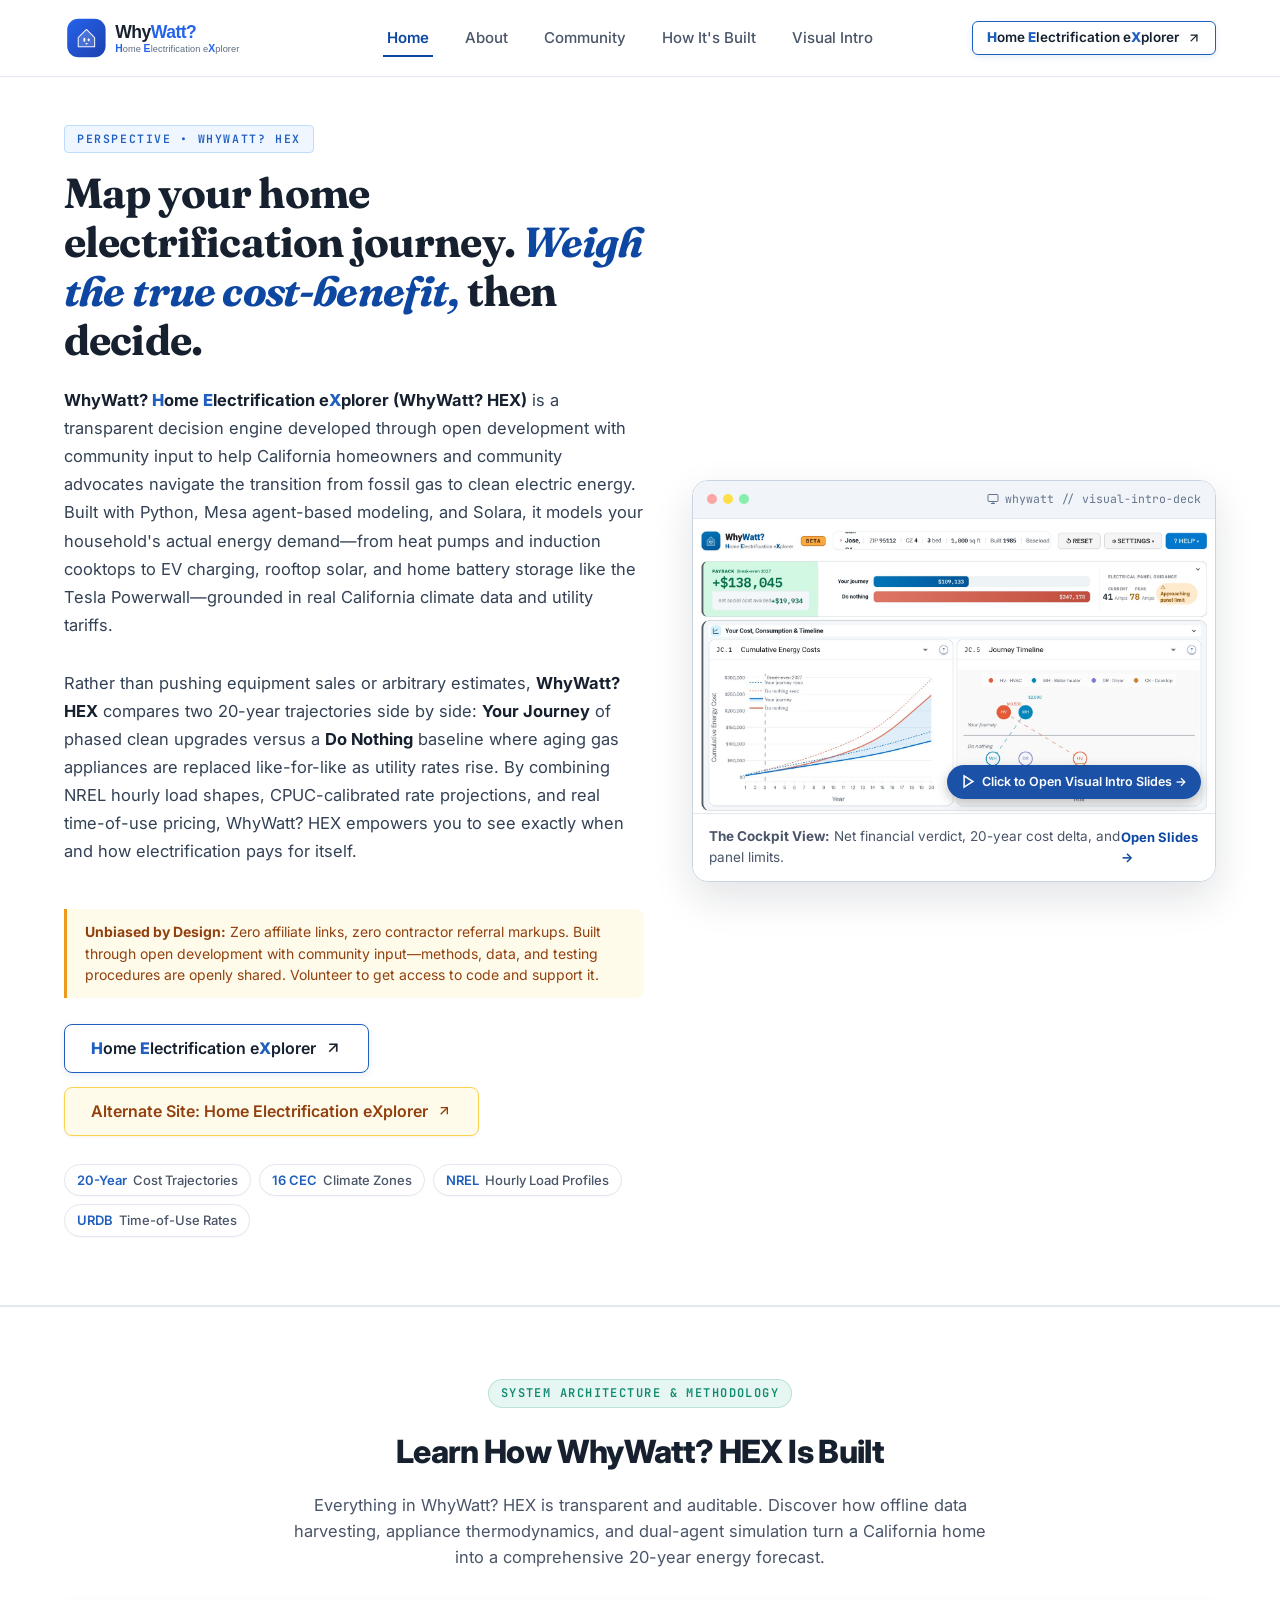
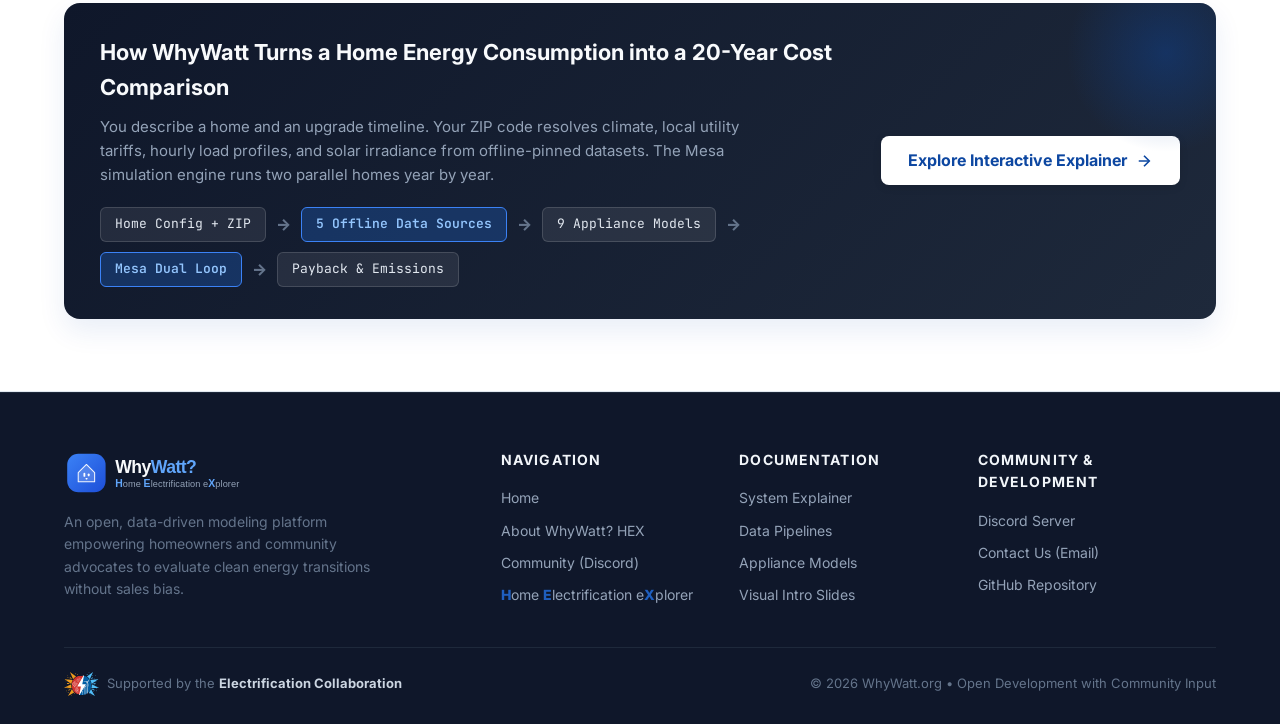
<file: index.html>
<!DOCTYPE html>
<html lang="en">
<head>
  <meta charset="UTF-8">
  <meta name="viewport" content="width=device-width, initial-scale=1.0">
  <title>WhyWatt? Home Electrification eXplorer</title>
  <meta name="description" content="WhyWatt? Home Electrification eXplorer (WhyWatt? HEX) is a community-developed decision engine built through open development with community input, comparing 20-year costs of full home electrification vs. doing nothing.">
  <link rel="icon" type="image/svg+xml" href="assets/WhyWatt_hex_logo.svg">
  <link rel="preconnect" href="https://fonts.googleapis.com">
  <link rel="preconnect" href="https://fonts.gstatic.com" crossorigin>
  <link href="https://fonts.googleapis.com/css2?family=Fraunces:opsz,wght@9..144,500;9..144,600;9..144,700;9..144,800&family=Inter:wght@400;500;600;700&family=JetBrains+Mono:wght@500;600&display=swap" rel="stylesheet">
  <link rel="stylesheet" href="assets/css/style.css">
  <style>
    body {
      background-color: #fcfdfe;
    }
    .hero-title-editorial {
      font-family: 'Fraunces', Georgia, serif;
      font-size: 42px;
      font-weight: 700;
      line-height: 1.16;
      color: #16202e;
      letter-spacing: -0.02em;
      margin-bottom: 22px;
    }
    .hero-title-editorial em {
      font-style: italic;
      color: var(--primary);
    }
    .editorial-badge {
      font-family: var(--font-mono);
      font-size: 11.5px;
      letter-spacing: 0.14em;
      text-transform: uppercase;
      color: var(--journey-blue);
      background: #eff6ff;
      border: 1px solid #bfdbfe;
      padding: 4px 12px;
      border-radius: 4px;
      display: inline-block;
      margin-bottom: 16px;
      font-weight: 600;
    }
    .editorial-lede {
      font-size: 16.5px;
      line-height: 1.7;
      color: #334155;
      margin-bottom: 16px;
    }
    .editorial-quote-box {
      border-left: 3px solid var(--accent-amber);
      padding: 12px 18px;
      background: #fffbeb;
      border-radius: 0 8px 8px 0;
      margin: 18px 0 26px;
      font-size: 14px;
      color: #92400e;
      line-height: 1.55;
    }
    .clickable-slide-card {
      display: block;
      text-decoration: none;
      color: inherit;
    }
  </style>
</head>
<body>

  <!-- Top Navigation Header -->
  <header class="site-header">
    <div class="nav-container">
      <a href="index.html" class="brand-link" title="WhyWatt? Home Electrification eXplorer">
        <img src="assets/WhyWatt_hex_logo.svg" alt="WhyWatt? Home Electrification eXplorer Logo" class="brand-logo-img">
      </a>

      <button class="nav-toggle-btn" id="navToggle" aria-label="Toggle Navigation Menu">
        <svg width="24" height="24" viewBox="0 0 24 24" fill="none" stroke="currentColor" stroke-width="2">
          <line x1="3" y1="12" x2="21" y2="12"></line>
          <line x1="3" y1="6" x2="21" y2="6"></line>
          <line x1="3" y1="18" x2="21" y2="18"></line>
        </svg>
      </button>

      <nav>
        <ul class="nav-menu" id="navMenu">
          <li class="nav-item"><a href="index.html" class="active">Home</a></li>
          <li class="nav-item"><a href="about.html">About</a></li>
          <li class="nav-item"><a href="community.html">Community</a></li>
          <li class="nav-item"><a href="explainer/index.html">How It's Built</a></li>
          <li class="nav-item"><a href="presentations/intro_whywatt_v2/index.html">Visual Intro</a></li>
        </ul>
      </nav>

      <div class="nav-actions">
        <a href="https://hex.whywatt.org/" target="_blank" rel="noopener noreferrer" class="btn btn-launch btn-sm" title="Launch Home Electrification eXplorer">
          <span><span class="hex-blue">H</span>ome <span class="hex-blue">E</span>lectrification e<span class="hex-blue">X</span>plorer</span>
          <svg width="14" height="14" viewBox="0 0 24 24" fill="none" stroke="currentColor" stroke-width="2.2" stroke-linecap="round" stroke-linejoin="round">
            <line x1="7" y1="17" x2="17" y2="7"></line>
            <polyline points="7 7 17 7 17 17"></polyline>
          </svg>
        </a>
      </div>
    </div>
  </header>

  <!-- Hero Section: Editorial Story Format -->
  <section class="hero-section" style="background:#ffffff;padding-top:48px;border-bottom:1px solid var(--line);">
    <div class="container">
      <div class="hero-grid" style="grid-template-columns: 1.05fr 0.95fr;">
        
        <!-- Left Column: 2-Paragraph Introduction + Callout + Action Buttons -->
        <div>
          <div class="editorial-badge">Perspective • WhyWatt? HEX</div>
          
          <h1 class="hero-title-editorial">
            Map your home electrification journey. <em>Weigh the true cost-benefit,</em> then decide.
          </h1>

          <div class="hero-body">
            <p class="editorial-lede">
              <strong>WhyWatt? <span class="hex-blue">H</span>ome <span class="hex-blue">E</span>lectrification e<span class="hex-blue">X</span>plorer (WhyWatt? HEX)</strong> is a transparent decision engine developed through open development with community input to help California homeowners and community advocates navigate the transition from fossil gas to clean electric energy. Built with Python, Mesa agent-based modeling, and Solara, it models your household's actual energy demand—from heat pumps and induction cooktops to EV charging, rooftop solar, and home battery storage like the Tesla Powerwall—grounded in real California climate data and utility tariffs.
            </p>
            <p class="editorial-lede">
              Rather than pushing equipment sales or arbitrary estimates, <strong>WhyWatt? HEX</strong> compares two 20-year trajectories side by side: <strong>Your Journey</strong> of phased clean upgrades versus a <strong>Do Nothing</strong> baseline where aging gas appliances are replaced like-for-like as utility rates rise. By combining NREL hourly load shapes, CPUC-calibrated rate projections, and real time-of-use pricing, WhyWatt? HEX empowers you to see exactly when and how electrification pays for itself.
            </p>
          </div>

          <div class="editorial-quote-box">
            <strong>Unbiased by Design:</strong> Zero affiliate links, zero contractor referral markups. Built through open development with community input—methods, data, and testing procedures are openly shared. Volunteer to get access to code and support it.
          </div>

          <!-- Dual Hero Action Buttons -->
          <div class="hero-cta-group">
            <a href="https://hex.whywatt.org/" target="_blank" rel="noopener noreferrer" class="btn btn-launch btn-lg">
              <span><span class="hex-blue">H</span>ome <span class="hex-blue">E</span>lectrification e<span class="hex-blue">X</span>plorer</span>
              <svg width="18" height="18" viewBox="0 0 24 24" fill="none" stroke="currentColor" stroke-width="2.2">
                <line x1="7" y1="17" x2="17" y2="7"></line>
                <polyline points="7 7 17 7 17 17"></polyline>
              </svg>
            </a>
            
            <a href="https://hex2.whywatt.org/" target="_blank" rel="noopener noreferrer" class="btn btn-beta btn-lg">
              <span>Alternate Site: Home Electrification eXplorer</span>
              <svg width="16" height="16" viewBox="0 0 24 24" fill="none" stroke="currentColor" stroke-width="2">
                <line x1="7" y1="17" x2="17" y2="7"></line>
                <polyline points="7 7 17 7 17 17"></polyline>
              </svg>
            </a>
          </div>

          <div class="pill-row" style="margin-top:10px;">
            <span class="pill-badge"><strong>20-Year</strong> Cost Trajectories</span>
            <span class="pill-badge"><strong>16 CEC</strong> Climate Zones</span>
            <span class="pill-badge"><strong>NREL</strong> Hourly Load Profiles</span>
            <span class="pill-badge"><strong>URDB</strong> Time-of-Use Rates</span>
          </div>
        </div>

        <!-- Right Column: Cockpit Image (Clicking Entire Card Navigates Directly to Slide Deck) -->
        <div>
          <a href="presentations/intro_whywatt_v2/index.html" class="clickable-slide-card" title="Click to view interactive intro presentation slides">
            <div class="hero-image-card" style="box-shadow: 0 16px 40px rgba(15, 23, 42, 0.12); cursor: pointer;">
              <div class="card-window-bar">
                <div class="window-dots">
                  <span></span><span></span><span></span>
                </div>
                <div class="window-title">
                  <svg width="12" height="12" viewBox="0 0 24 24" fill="none" stroke="currentColor" stroke-width="2">
                    <rect x="2" y="3" width="20" height="14" rx="2" ry="2"></rect>
                    <line x1="8" y1="21" x2="16" y2="21"></line>
                    <line x1="12" y1="17" x2="12" y2="21"></line>
                  </svg>
                  whywatt // visual-intro-deck
                </div>
              </div>

              <div class="card-image-wrap">
                <img src="assets/images/whywatt-cockpit-v2.jpg" alt="WhyWatt cockpit — break-even year, 20-year energy saving, journey vs. do-nothing cost bars, cumulative energy-cost chart, and journey timeline">
                <div class="image-overlay-badge" style="background:rgba(13, 71, 161, 0.94);">
                  <svg width="15" height="15" viewBox="0 0 24 24" fill="none" stroke="currentColor" stroke-width="2.5">
                    <polygon points="5 3 19 12 5 21 5 3"></polygon>
                  </svg>
                  <span>Click to Open Visual Intro Slides &rarr;</span>
                </div>
              </div>

              <div class="hero-image-caption">
                <span><strong>The Cockpit View:</strong> Net financial verdict, 20-year cost delta, and panel limits.</span>
                <span style="font-weight:700;font-size:13px;color:var(--primary);display:flex;align-items:center;gap:4px;">
                  Open Slides &rarr;
                </span>
              </div>
            </div>
          </a>
        </div>

      </div>
    </div>
  </section>

  <!-- Section: System Architecture & Methodology (Simplified as Requested) -->
  <section class="section section-alt" id="how-its-built">
    <div class="container">
      
      <div class="section-head" style="margin-bottom:32px;">
        <div class="eyebrow" style="background:#e6f6f2;color:#0f8a6f;border-color:rgba(15,138,111,0.2);">
          System Architecture &amp; Methodology
        </div>
        <h2 class="section-title">Learn How WhyWatt? HEX Is Built</h2>
        <p class="section-desc">
          Everything in WhyWatt? HEX is transparent and auditable. Discover how offline data harvesting, appliance thermodynamics, and dual-agent simulation turn a California home into a comprehensive 20-year energy forecast.
        </p>
      </div>

      <!-- Explainer Banner Preview -->
      <div class="explainer-banner" style="margin-bottom:0;">
        <div class="banner-grid">
          <div class="banner-content">
            <h3>How WhyWatt Turns a Home Energy Consumption into a 20-Year Cost Comparison</h3>
            <p>
              You describe a home and an upgrade timeline. Your ZIP code resolves climate, local utility tariffs, hourly load profiles, and solar irradiance from offline-pinned datasets. The Mesa simulation engine runs two parallel homes year by year.
            </p>
            
            <div class="flow-diagram-preview">
              <div class="flow-step">Home Config + ZIP</div>
              <div class="flow-arrow">&rarr;</div>
              <div class="flow-step active">5 Offline Data Sources</div>
              <div class="flow-arrow">&rarr;</div>
              <div class="flow-step">9 Appliance Models</div>
              <div class="flow-arrow">&rarr;</div>
              <div class="flow-step active">Mesa Dual Loop</div>
              <div class="flow-arrow">&rarr;</div>
              <div class="flow-step">Payback &amp; Emissions</div>
            </div>
          </div>

          <div class="banner-action">
            <a href="explainer/index.html" class="btn btn-white btn-lg">
              <span>Explore Interactive Explainer</span>
              <svg width="18" height="18" viewBox="0 0 24 24" fill="none" stroke="currentColor" stroke-width="2.2">
                <line x1="5" y1="12" x2="19" y2="12"></line>
                <polyline points="12 5 19 12 12 19"></polyline>
              </svg>
            </a>
          </div>
        </div>
      </div>

    </div>
  </section>

  <!-- Site Footer (Ready-to-explore big box removed as requested) -->
  <footer class="site-footer">
    <div class="container">
      <div class="footer-grid">
        
        <div class="footer-brand">
          <img src="assets/WhyWatt_hex_logo_dark.svg" alt="WhyWatt Logo" style="height:48px;width:auto;margin-bottom:12px;">
          <p>
            An open, data-driven modeling platform empowering homeowners and community advocates to evaluate clean energy transitions without sales bias.
          </p>
        </div>

        <div class="footer-col">
          <h5>Navigation</h5>
          <ul>
            <li><a href="index.html">Home</a></li>
            <li><a href="about.html">About WhyWatt? HEX</a></li>
            <li><a href="community.html">Community (Discord)</a></li>
            <li><a href="https://hex.whywatt.org/" target="_blank" rel="noopener noreferrer"><span class="hex-blue">H</span>ome <span class="hex-blue">E</span>lectrification e<span class="hex-blue">X</span>plorer</a></li>
          </ul>
        </div>

        <div class="footer-col">
          <h5>Documentation</h5>
          <ul>
            <li><a href="explainer/index.html">System Explainer</a></li>
            <li><a href="explainer/pipelines/climate.html">Data Pipelines</a></li>
            <li><a href="explainer/appliances/index.html">Appliance Models</a></li>
            <li><a href="presentations/intro_whywatt_v2/index.html">Visual Intro Slides</a></li>
          </ul>
        </div>

        <div class="footer-col">
          <h5>Community &amp; Development</h5>
          <ul>
            <li><a href="https://discord.gg/NreyDh9mt2" target="_blank" rel="noopener noreferrer">Discord Server</a></li>
            <li><a href="mailto:vijay@whywatt.org">Contact Us (Email)</a></li>
            <li><a href="https://github.com/vijaybala-git/hes" target="_blank" rel="noopener noreferrer">GitHub Repository</a></li>
          </ul>
        </div>

      </div>

      <div class="footer-bottom">
        <div class="collaboration-tag">
          <img src="assets/echo_icon.svg" alt="Electrification Collaboration Logo" style="height:24px;width:auto;display:inline-block;">
          <span>Supported by the <strong>Electrification Collaboration</strong></span>
        </div>
        <div>
          &copy; 2026 WhyWatt.org • Open Development with Community Input
        </div>
      </div>
    </div>
  </footer>

  <script>
    // Responsive Navigation Toggle
    const navToggle = document.getElementById('navToggle');
    const navMenu = document.getElementById('navMenu');
    if (navToggle && navMenu) {
      navToggle.addEventListener('click', () => {
        navMenu.classList.toggle('open');
      });
    }
  </script>
</body>
</html>
</file>
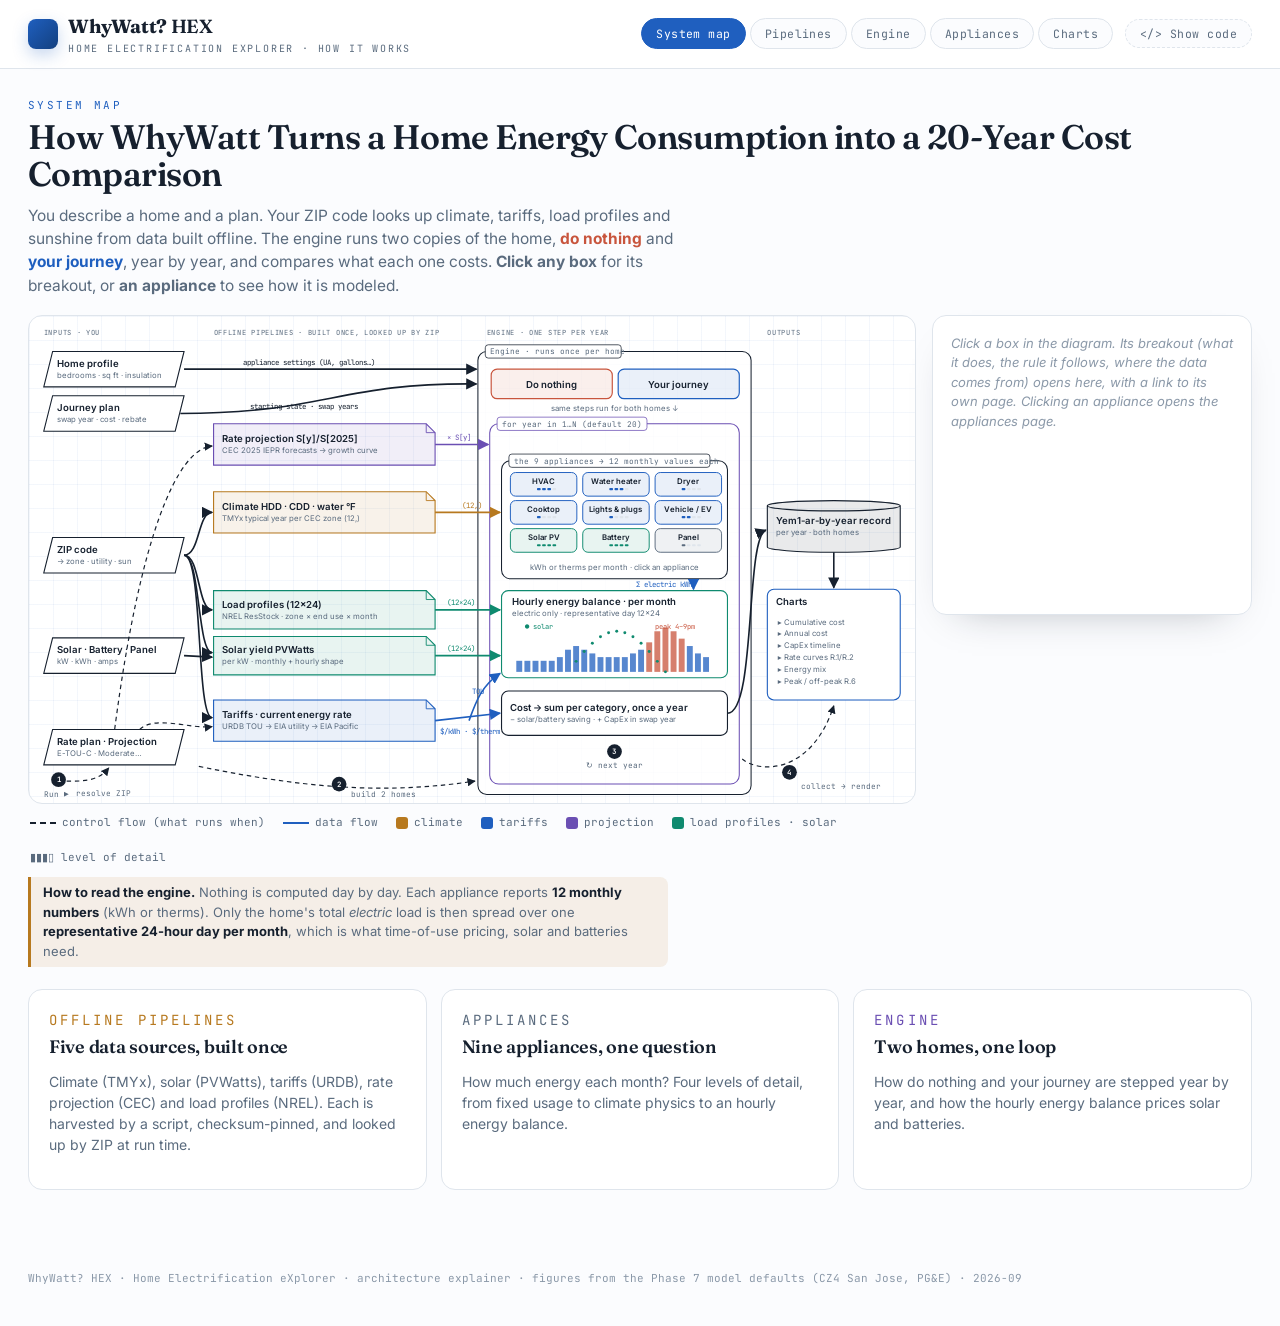
<file: explainer/index.html>
<!DOCTYPE html>
<html lang="en">
<head>
<meta charset="utf-8">
<meta name="viewport" content="width=device-width, initial-scale=1.0">
<title>How WhyWatt? HEX Works</title>
<meta name="description" content="Architecture explainer for WhyWatt? HEX (WhyWatt? Home Electrification eXplorer): inputs, offline data pipelines, the simulation engine and its outputs.">
<link rel="stylesheet" href="assets/explainer.css">
</head>
<body data-root="" data-page="overview">
<main>
  <p class="eyebrow">System map</p>
  <h1>How WhyWatt Turns a Home Energy Consumption into a 20-Year Cost Comparison</h1>
  <p class="lede">You describe a home and a plan. Your ZIP code looks up climate, tariffs, load profiles and sunshine from data built offline. The engine runs two copies of the home, <b style="color:var(--nothing)">do nothing</b> and <b style="color:var(--journey)">your journey</b>, year by year, and compares what each one costs. <b>Click any box</b> for its breakout, or <b>an appliance</b> to see how it is modeled.</p>

  <div class="canvas-wrap">
    <div>
      <div class="canvas" id="map"></div>
      <div class="legendbar">
        <span><i class="lg-ctrl"></i>control flow (what runs when)</span>
        <span><i class="lg-data"></i>data flow</span>
        <span><i class="lg-box" style="background:var(--climate)"></i>climate</span>
        <span><i class="lg-box" style="background:var(--journey)"></i>tariffs</span>
        <span><i class="lg-box" style="background:var(--proj)"></i>projection</span>
        <span><i class="lg-box" style="background:var(--solar)"></i>load profiles · solar</span>
        <span>▮▮▮▯ level of detail</span>
      </div>
    </div>
    <aside class="drawer" id="drawer"><p class="empty">Click a box in the diagram. Its breakout (what it does, the rule it follows, where the data comes from) opens here, with a link to its own page. Clicking an appliance opens the appliances page.</p></aside>
  </div>

  <div class="note"><b>How to read the engine.</b> Nothing is computed day by day. Each appliance reports <b>12 monthly numbers</b> (kWh or therms). Only the home's total <em>electric</em> load is then spread over one <b>representative 24-hour day per month</b>, which is what time-of-use pricing, solar and batteries need.</div>

  <div class="row3" style="margin-top:22px">
    <a class="block" href="pipelines/climate.html" style="text-decoration:none;color:inherit;margin:0"><p class="eyebrow" style="color:var(--climate)">Offline pipelines</p><h3>Five data sources, built once</h3><p>Climate (TMYx), solar (PVWatts), tariffs (URDB), rate projection (CEC) and load profiles (NREL). Each is harvested by a script, checksum-pinned, and looked up by ZIP at run time.</p></a>
    <a class="block" href="appliances/index.html" style="text-decoration:none;color:inherit;margin:0"><p class="eyebrow">Appliances</p><h3>Nine appliances, one question</h3><p>How much energy each month? Four levels of detail, from fixed usage to climate physics to an hourly energy balance.</p></a>
    <a class="block" href="engine/loop.html" style="text-decoration:none;color:inherit;margin:0"><p class="eyebrow" style="color:var(--proj)">Engine</p><h3>Two homes, one loop</h3><p>How do nothing and your journey are stepped year by year, and how the hourly energy balance prices solar and batteries.</p></a>
  </div>
</main>
<footer class="foot">WhyWatt? HEX · Home Electrification eXplorer · architecture explainer · figures from the Phase 7 model defaults (CZ4 San Jose, PG&amp;E) · 2026-09</footer>

<script src="assets/nodes.js"></script>
<script src="assets/explainer.js"></script>
<script>WW.wireMap(document.getElementById('map'), document.getElementById('drawer'));</script>
</body>
</html>
</file>
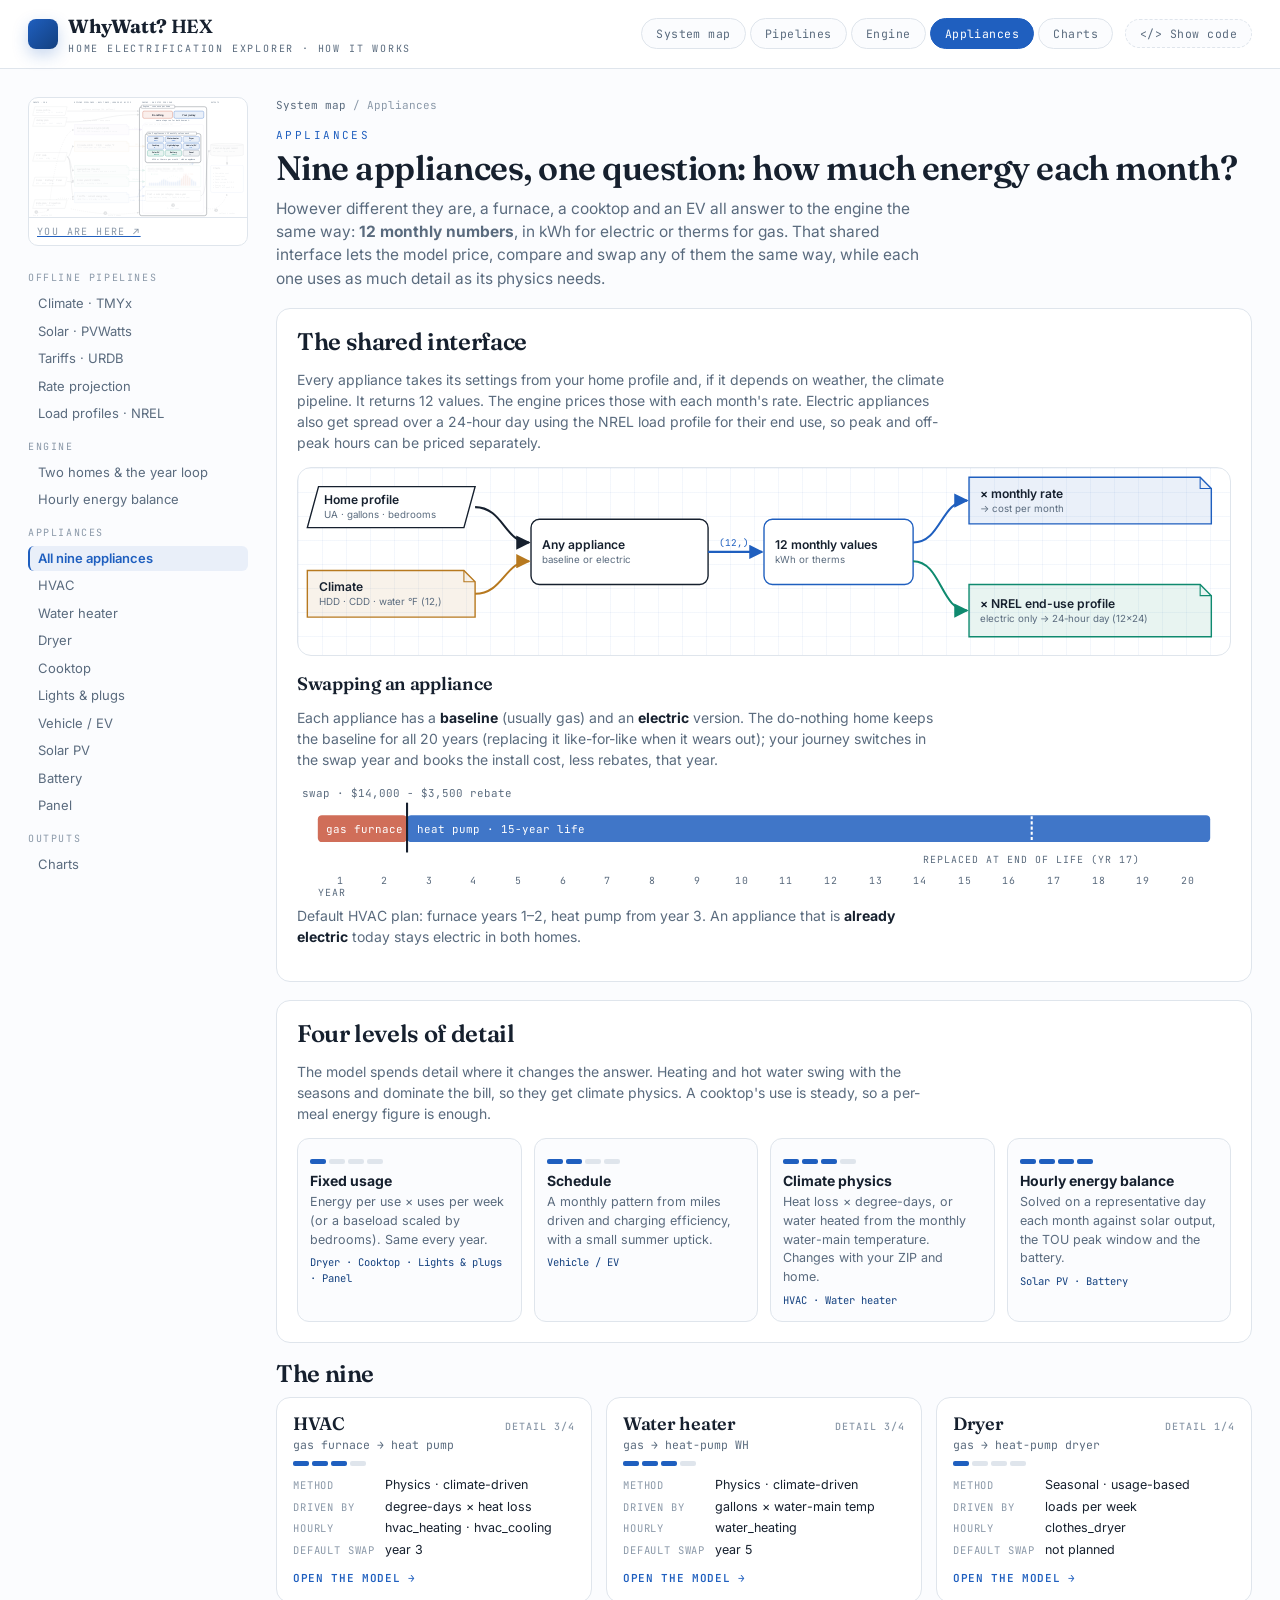
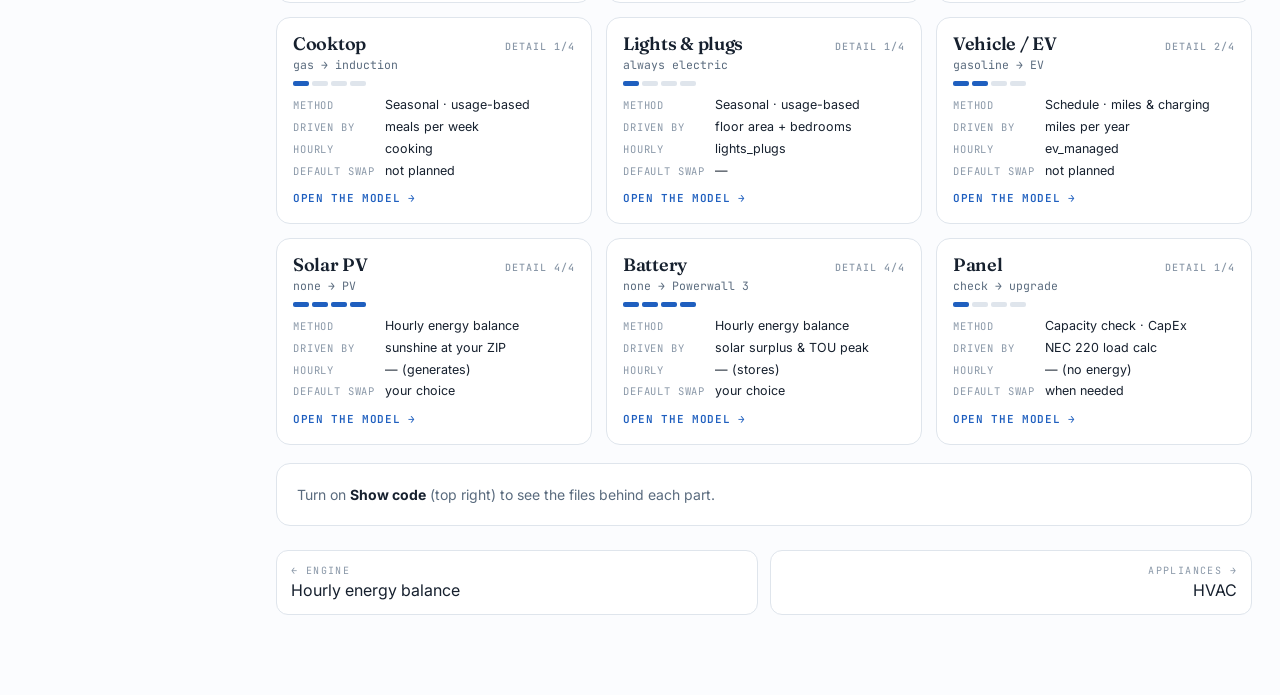
<file: explainer/appliances/index.html>
<!DOCTYPE html>
<html lang="en">
<head>
<meta charset="utf-8">
<meta name="viewport" content="width=device-width, initial-scale=1.0">
<title>Appliances · WhyWatt? HEX</title>
<meta name="description" content="The nine appliances WhyWatt? HEX models, how each one reports its monthly energy, and at what level of detail.">
<link rel="stylesheet" href="../assets/explainer.css">
<style>
  .acard{display:block;background:var(--surface);border:1px solid var(--line);border-radius:14px;padding:16px;text-decoration:none;color:inherit;scroll-margin-top:90px;transition:border-color .15s,box-shadow .15s}
  a.acard:hover{border-color:var(--journey)}
  .acard:target{border:2px solid var(--journey);box-shadow:0 0 0 5px var(--journey-soft)}
  .acard h3{margin:0 0 2px;display:flex;justify-content:space-between;align-items:baseline;gap:8px}
  .acard h3 small{font-family:var(--f-mono);font-size:10px;letter-spacing:.1em;text-transform:uppercase;color:var(--mute);font-weight:500}
  .acard .swap{font-family:var(--f-mono);font-size:11.5px;color:var(--slate)}
  .acard dl{display:grid;grid-template-columns:auto 1fr;gap:3px 10px;margin:10px 0 0;font-size:12.5px}
  .acard dt{color:var(--mute);font-family:var(--f-mono);font-size:10.5px;text-transform:uppercase;letter-spacing:.08em;padding-top:2px}
  .acard dd{margin:0;color:var(--ink)}
  .acard .open{margin-top:10px;font-family:var(--f-mono);font-size:11px;font-weight:600;letter-spacing:.06em;text-transform:uppercase;color:var(--journey)}
  .acard.soon .open{color:var(--mute)}
  .lod4{display:grid;grid-template-columns:repeat(4,1fr);gap:12px}
  .lodc{border:1px solid var(--line);border-radius:12px;padding:12px;background:var(--paper)}
  .lodc b{display:block;font-size:14px;margin:6px 0 2px}
  .lodc p{font-size:12.5px !important;margin:0 0 6px}
  .lodc .who{font-family:var(--f-mono);font-size:10.5px;color:var(--journey-deep)}
  @media (max-width:1000px){ .lod4{grid-template-columns:1fr 1fr} }
</style>
</head>
<body data-root="../" data-page="apps">
<main>
<div class="detail">
  <aside class="side" id="side"></aside>
  <div>
    <div class="crumbs"><a href="../index.html">System map</a> / Appliances</div>
    <p class="eyebrow">Appliances</p>
    <h1>Nine appliances, one question: how much energy each month?</h1>
    <p class="lede">However different they are, a furnace, a cooktop and an EV all answer to the engine the same way: <b>12 monthly numbers</b>, in kWh for electric or therms for gas. That shared interface lets the model price, compare and swap any of them the same way, while each one uses as much detail as its physics needs.</p>

    <div class="block">
      <h2>The shared interface</h2>
      <p>Every appliance takes its settings from your home profile and, if it depends on weather, the climate pipeline. It returns 12 values. The engine prices those with each month's rate. Electric appliances also get spread over a 24-hour day using the NREL load profile for their end use, so peak and off-peak hours can be priced separately.</p>
      <div class="canvas static" id="iface"></div>
      <h3 style="margin-top:18px">Swapping an appliance</h3>
      <p>Each appliance has a <b>baseline</b> (usually gas) and an <b>electric</b> version. The do-nothing home keeps the baseline for all 20 years (replacing it like-for-like when it wears out); your journey switches in the swap year and books the install cost, less rebates, that year.</p>
      <div class="chart"><svg id="swapline"></svg></div>
      <p class="caption">Default HVAC plan: furnace years 1–2, heat pump from year 3. An appliance that is <b>already electric</b> today stays electric in both homes.</p>
    </div>

    <div class="block">
      <h2>Four levels of detail</h2>
      <p>The model spends detail where it changes the answer. Heating and hot water swing with the seasons and dominate the bill, so they get climate physics. A cooktop's use is steady, so a per-meal energy figure is enough.</p>
      <div class="lod4" id="lod"></div>
    </div>

    <h2 style="margin-top:6px">The nine</h2>
    <div class="row3" id="cards"></div>

    <div class="block" style="margin-top:18px">
      <div class="sec code">Code</div>
      <div class="chips code">
        <span class="chip file">src/devices/base.py · EnergyConsumer.monthly_consumption()</span>
        <span class="chip file">src/devices/physics.py</span>
        <span class="chip file">src/devices/seasonal.py</span>
        <span class="chip file">src/devices/schedule.py</span>
        <span class="chip file">src/devices/vehicle.py</span>
        <span class="chip file">src/journey.py · DeviceSlot</span>
        <span class="chip file">src/load_profiles.py · DEVICE_END_USE</span>
        <span class="chip file">data/homes/journey_slots_default.json</span>
      </div>
      <p class="caption" style="margin:0">Turn on <b>Show code</b> (top right) to see the files behind each part.</p>
    </div>

    <div class="pager" id="pager"></div>
  </div>
</div>
</main>

<script src="../assets/nodes.js"></script>
<script src="../assets/explainer.js"></script>
<script>
const {C, txt, node, edge, arrowDefs, uniq, APPS, meter, ROOT} = WW;

/* interface diagram */
(function(){
  let s = `<svg viewBox="0 0 1000 200" xmlns="http://www.w3.org/2000/svg">${arrowDefs()}`;
  s += node('a','input',10,20,180,44,'Home profile','UA · gallons · bedrooms',C.ink);
  s += node('b','source',10,110,180,50,'Climate','HDD · CDD · water °F (12,)',C.cl);
  s += node('c','proc',250,55,190,70,'Any appliance','baseline or electric',C.ink);
  s += node('d','proc',500,55,160,70,'12 monthly values','kWh or therms',C.j);
  s += node('e','source',720,10,260,50,'× monthly rate','→ cost per month',C.j);
  s += node('f','source',720,125,260,56,'× NREL end-use profile','electric only → 24-hour day (12×24)',C.s);
  s += edge('M190,42 C220,42 222,80 248,80',C.ink,'ink') + edge('M190,135 C220,135 222,100 248,100',C.cl,'cl');
  s += edge('M440,90 L498,90',C.j,'j','(12,)',452,84);
  s += edge('M660,80 C690,80 690,35 718,35',C.j,'j') + edge('M660,100 C690,100 690,153 718,153',C.s,'s');
  document.getElementById('iface').innerHTML = uniq(s + '</svg>');
})();

/* swap timeline */
(function(){
  const W=900,H=110,x0=20,w=W-40, X = y => x0 + (y-1)*w/20, sw = 3;
  let s = `<rect x="${X(1)}" y="30" width="${X(sw)-X(1)}" height="26" rx="4" fill="${C.n}" opacity=".85"/>` + txt(X(1)+8,47,'gas furnace','t-frame').replace('t-frame"','t-frame" style="fill:#fff"');
  s += `<rect x="${X(sw)}" y="30" width="${X(21)-X(sw)}" height="26" rx="4" fill="${C.j}" opacity=".85"/>` + txt(X(sw)+10,47,'heat pump · 15-year life','t-frame').replace('t-frame"','t-frame" style="fill:#fff"');
  s += `<line x1="${X(sw)}" x2="${X(sw)}" y1="18" y2="66" stroke="${C.ink}" stroke-width="2"/>` + txt(X(sw),13,'swap · $14,000 − $3,500 rebate','t-frame','middle');
  s += `<line x1="${X(17)}" x2="${X(17)}" y1="26" y2="60" stroke="#fff" stroke-width="2" stroke-dasharray="3 2"/>` + txt(X(17),76,'replaced at end of life (yr 17)','t-tag','middle');
  for(let y=1;y<=20;y++) s += txt(X(y)+w/40, 96, y, 't-tag', 'middle');
  s += txt(x0, 108, 'YEAR', 't-tag');
  const svg = document.getElementById('swapline'); svg.setAttribute('viewBox',`0 0 ${W} ${H}`); svg.innerHTML = s;
})();

/* level-of-detail ladder */
const LOD = [
  [1,'Fixed usage','Energy per use × uses per week (or a baseload scaled by bedrooms). Same every year.'],
  [2,'Schedule','A monthly pattern from miles driven and charging efficiency, with a small summer uptick.'],
  [3,'Climate physics','Heat loss × degree-days, or water heated from the monthly water-main temperature. Changes with your ZIP and home.'],
  [4,'Hourly energy balance','Solved on a representative day each month against solar output, the TOU peak window and the battery.'],
];
document.getElementById('lod').innerHTML = LOD.map(([n,t,p]) => `<div class="lodc">${meter(n)}<b>${t}</b><p>${p}</p><div class="who">${APPS.filter(a=>a.lod===n).map(a=>a.t).join(' · ')}</div></div>`).join('');

/* nine cards */
const SWAPYR = {hvac:'year 3', wh:'year 5', dryer:'not planned', cooktop:'not planned', lights:'—', vehicle:'not planned', pv:'your choice', battery:'your choice', panel:'when needed'};
document.getElementById('cards').innerHTML = APPS.map(a => `<a class="acard ${a.built?'':'soon'}" id="${a.id}" href="${a.built?ROOT+a.href:'#'+a.id}">
  <h3>${a.t}<small>detail ${a.lod}/4</small></h3><div class="swap">${a.swap}</div>${meter(a.lod)}
  <dl><dt>Method</dt><dd>${a.method}</dd><dt>Driven by</dt><dd>${a.drives}</dd><dt>Hourly</dt><dd>${a.eu}</dd><dt>Default swap</dt><dd>${SWAPYR[a.id]}</dd></dl>
  <div class="open">${a.built ? 'Open the model →' : 'Page coming soon'}</div></a>`).join('');
</script>
</body>
</html>
</file>
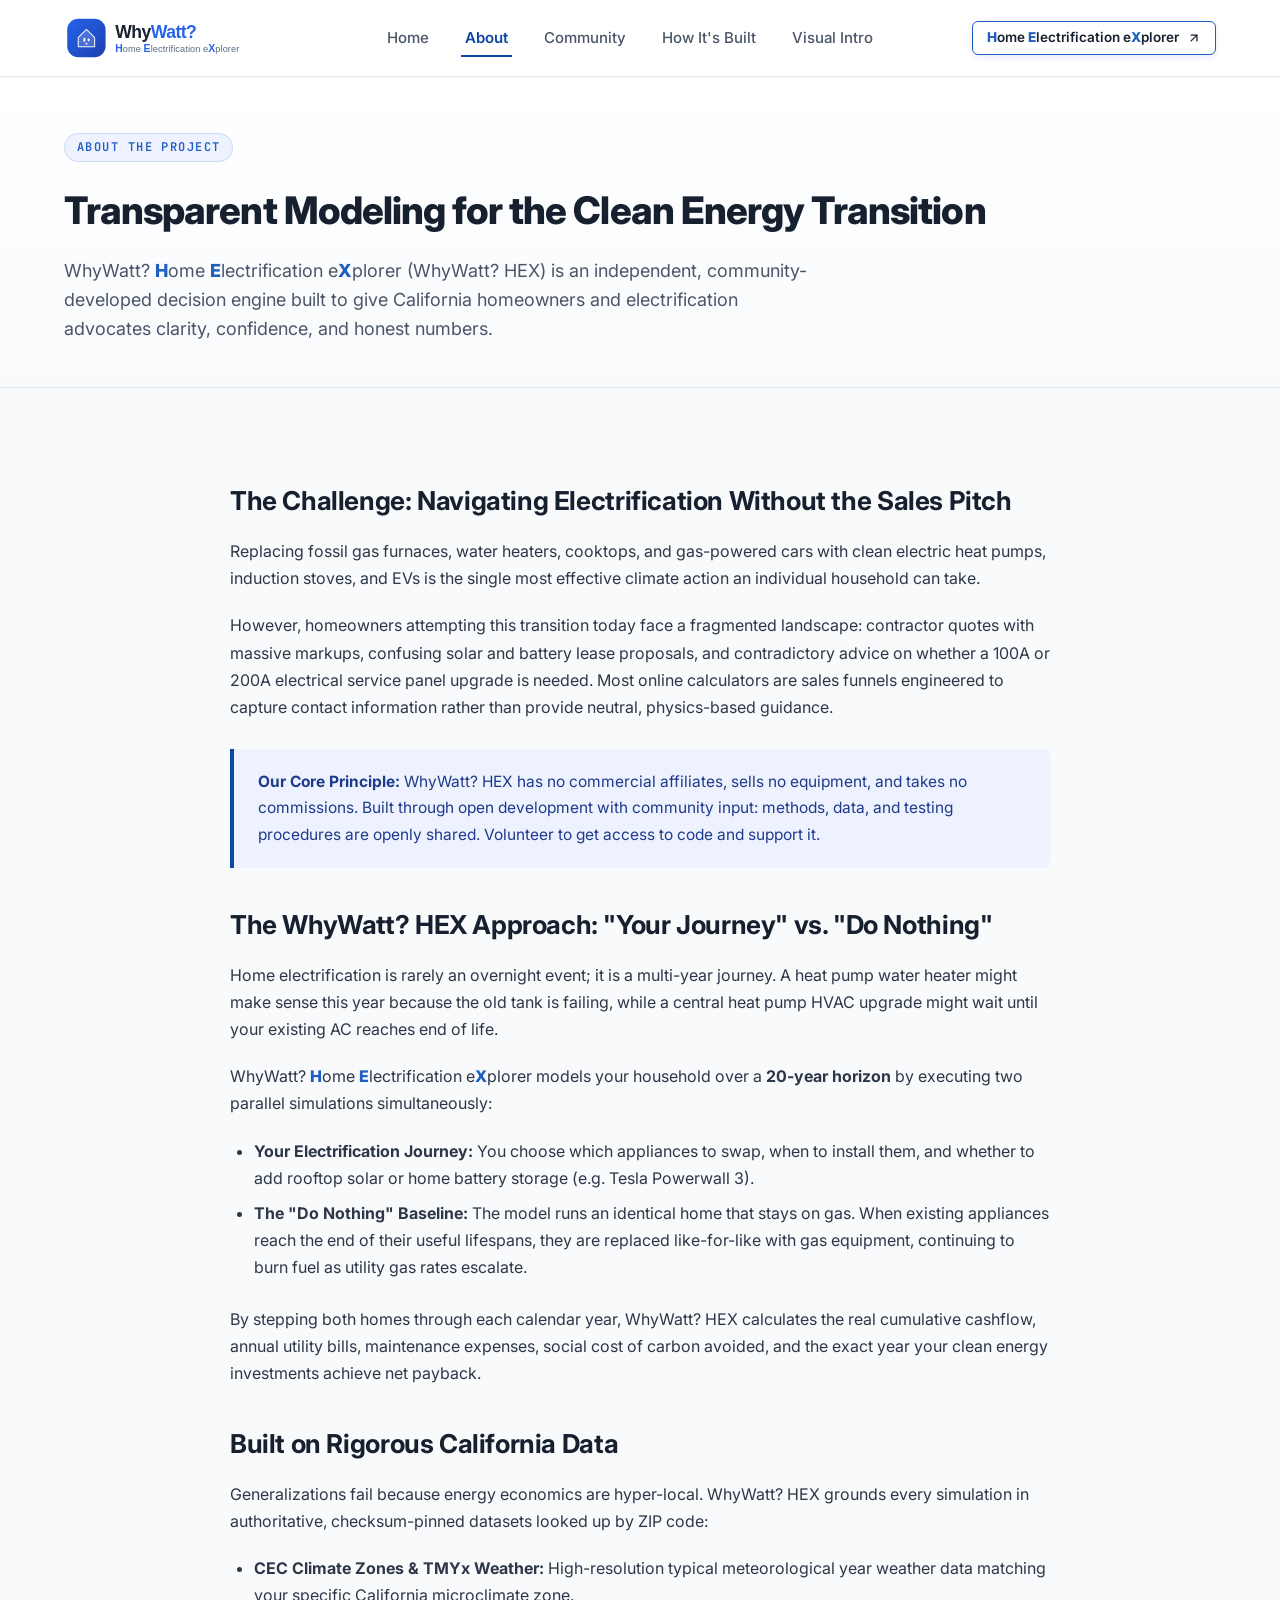
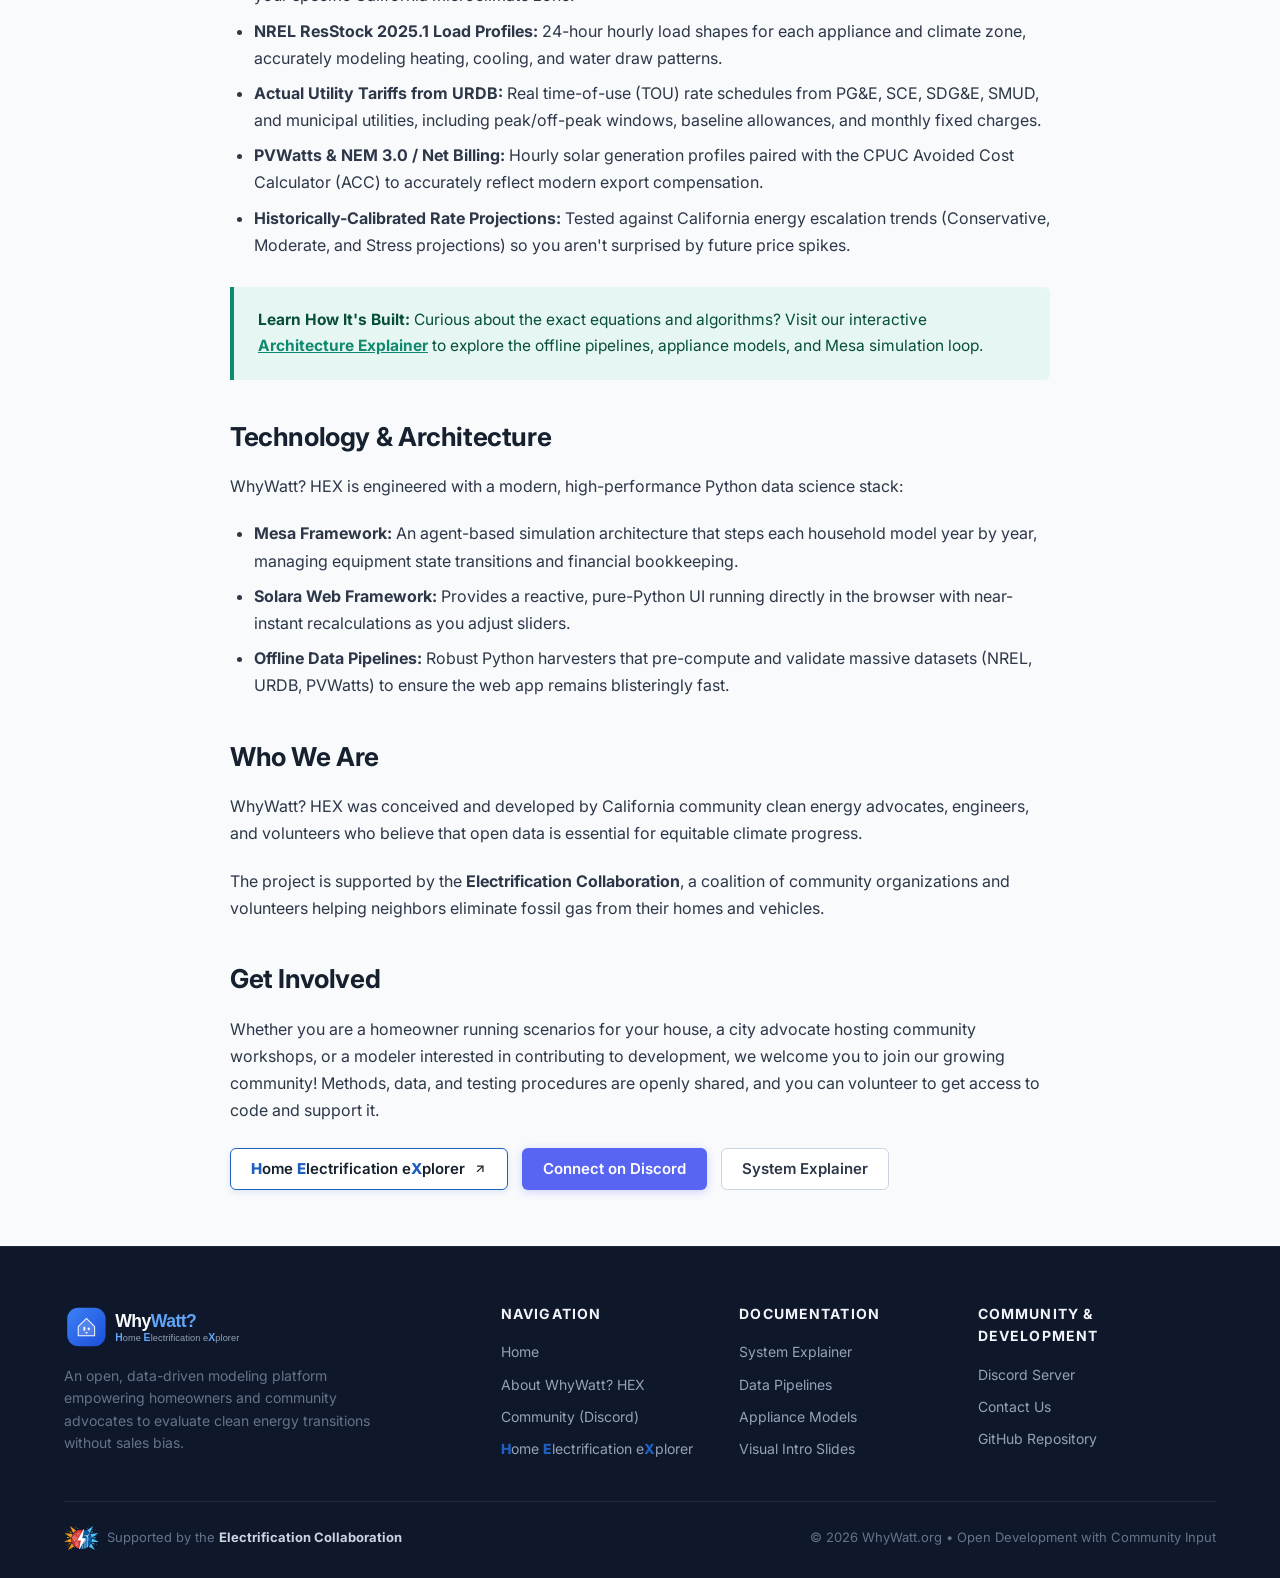
<file: about.html>
<!DOCTYPE html>
<html lang="en">
<head>
  <meta charset="UTF-8">
  <meta name="viewport" content="width=device-width, initial-scale=1.0">
  <title>About | WhyWatt? Home Electrification eXplorer</title>
  <meta name="description" content="Learn about WhyWatt? Home Electrification eXplorer (WhyWatt? HEX), a community-led platform built through open development with community input, bringing transparent, physics-based decision tools to homeowners and clean energy advocates.">
  <link rel="icon" type="image/svg+xml" href="assets/WhyWatt_hex_logo.svg">
  <link rel="preconnect" href="https://fonts.googleapis.com">
  <link rel="preconnect" href="https://fonts.gstatic.com" crossorigin>
  <link href="https://fonts.googleapis.com/css2?family=Inter:wght@400;500;600;700;800&family=JetBrains+Mono:wght@500;600&display=swap" rel="stylesheet">
  <link rel="stylesheet" href="assets/css/style.css">
</head>
<body>

  <!-- Top Navigation Header -->
  <header class="site-header">
    <div class="nav-container">
      <a href="index.html" class="brand-link" title="WhyWatt? Home Electrification eXplorer">
        <img src="assets/WhyWatt_hex_logo.svg" alt="WhyWatt? Home Electrification eXplorer Logo" class="brand-logo-img">
      </a>

      <button class="nav-toggle-btn" id="navToggle" aria-label="Toggle Navigation Menu">
        <svg width="24" height="24" viewBox="0 0 24 24" fill="none" stroke="currentColor" stroke-width="2">
          <line x1="3" y1="12" x2="21" y2="12"></line>
          <line x1="3" y1="6" x2="21" y2="6"></line>
          <line x1="3" y1="18" x2="21" y2="18"></line>
        </svg>
      </button>

      <nav>
        <ul class="nav-menu" id="navMenu">
          <li class="nav-item"><a href="index.html">Home</a></li>
          <li class="nav-item"><a href="about.html" class="active">About</a></li>
          <li class="nav-item"><a href="community.html">Community</a></li>
          <li class="nav-item"><a href="explainer/index.html">How It's Built</a></li>
          <li class="nav-item"><a href="presentations/intro_whywatt_v2/index.html">Visual Intro</a></li>
        </ul>
      </nav>

      <div class="nav-actions">
        <a href="https://hex.whywatt.org/" target="_blank" rel="noopener noreferrer" class="btn btn-launch btn-sm" title="Launch Home Electrification eXplorer">
          <span><span class="hex-blue">H</span>ome <span class="hex-blue">E</span>lectrification e<span class="hex-blue">X</span>plorer</span>
          <svg width="14" height="14" viewBox="0 0 24 24" fill="none" stroke="currentColor" stroke-width="2.2" stroke-linecap="round" stroke-linejoin="round">
            <line x1="7" y1="17" x2="17" y2="7"></line>
            <polyline points="7 7 17 7 17 17"></polyline>
          </svg>
        </a>
      </div>
    </div>
  </header>

  <!-- Page Header -->
  <section class="page-hero">
    <div class="container">
      <div class="eyebrow">About the Project</div>
      <h1 class="page-hero-title">Transparent Modeling for the Clean Energy Transition</h1>
      <p class="page-hero-lede">
        WhyWatt? <span class="hex-blue">H</span>ome <span class="hex-blue">E</span>lectrification e<span class="hex-blue">X</span>plorer (WhyWatt? HEX) is an independent, community-developed decision engine built to give California homeowners and electrification advocates clarity, confidence, and honest numbers.
      </p>
    </div>
  </section>

  <!-- Main Article Content -->
  <main class="content-section">
    <div class="container">
      <article class="article-content">
        
        <h2>The Challenge: Navigating Electrification Without the Sales Pitch</h2>
        <p>
          Replacing fossil gas furnaces, water heaters, cooktops, and gas-powered cars with clean electric heat pumps, induction stoves, and EVs is the single most effective climate action an individual household can take.
        </p>
        <p>
          However, homeowners attempting this transition today face a fragmented landscape: contractor quotes with massive markups, confusing solar and battery lease proposals, and contradictory advice on whether a 100A or 200A electrical service panel upgrade is needed. Most online calculators are sales funnels engineered to capture contact information rather than provide neutral, physics-based guidance.
        </p>
        
        <div class="callout-box">
          <p>
            <strong>Our Core Principle:</strong> WhyWatt? HEX has no commercial affiliates, sells no equipment, and takes no commissions. Built through open development with community input: methods, data, and testing procedures are openly shared. Volunteer to get access to code and support it.
          </p>
        </div>

        <h2>The WhyWatt? HEX Approach: "Your Journey" vs. "Do Nothing"</h2>
        <p>
          Home electrification is rarely an overnight event; it is a multi-year journey. A heat pump water heater might make sense this year because the old tank is failing, while a central heat pump HVAC upgrade might wait until your existing AC reaches end of life.
        </p>
        <p>
          WhyWatt? <span class="hex-blue">H</span>ome <span class="hex-blue">E</span>lectrification e<span class="hex-blue">X</span>plorer models your household over a <strong>20-year horizon</strong> by executing two parallel simulations simultaneously:
        </p>
        <ul>
          <li>
            <strong>Your Electrification Journey:</strong> You choose which appliances to swap, when to install them, and whether to add rooftop solar or home battery storage (e.g. Tesla Powerwall 3).
          </li>
          <li>
            <strong>The "Do Nothing" Baseline:</strong> The model runs an identical home that stays on gas. When existing appliances reach the end of their useful lifespans, they are replaced like-for-like with gas equipment, continuing to burn fuel as utility gas rates escalate.
          </li>
        </ul>
        <p>
          By stepping both homes through each calendar year, WhyWatt? HEX calculates the real cumulative cashflow, annual utility bills, maintenance expenses, social cost of carbon avoided, and the exact year your clean energy investments achieve net payback.
        </p>

        <h2>Built on Rigorous California Data</h2>
        <p>
          Generalizations fail because energy economics are hyper-local. WhyWatt? HEX grounds every simulation in authoritative, checksum-pinned datasets looked up by ZIP code:
        </p>
        <ul>
          <li>
            <strong>CEC Climate Zones &amp; TMYx Weather:</strong> High-resolution typical meteorological year weather data matching your specific California microclimate zone.
          </li>
          <li>
            <strong>NREL ResStock 2025.1 Load Profiles:</strong> 24-hour hourly load shapes for each appliance and climate zone, accurately modeling heating, cooling, and water draw patterns.
          </li>
          <li>
            <strong>Actual Utility Tariffs from URDB:</strong> Real time-of-use (TOU) rate schedules from PG&amp;E, SCE, SDG&amp;E, SMUD, and municipal utilities, including peak/off-peak windows, baseline allowances, and monthly fixed charges.
          </li>
          <li>
            <strong>PVWatts &amp; NEM 3.0 / Net Billing:</strong> Hourly solar generation profiles paired with the CPUC Avoided Cost Calculator (ACC) to accurately reflect modern export compensation.
          </li>
          <li>
            <strong>Historically-Calibrated Rate Projections:</strong> Tested against California energy escalation trends (Conservative, Moderate, and Stress projections) so you aren't surprised by future price spikes.
          </li>
        </ul>

        <div class="callout-box callout-solar">
          <p>
            <strong>Learn How It's Built:</strong> Curious about the exact equations and algorithms? Visit our interactive <a href="explainer/index.html" style="color:#0f8a6f;font-weight:700;text-decoration:underline;">Architecture Explainer</a> to explore the offline pipelines, appliance models, and Mesa simulation loop.
          </p>
        </div>

        <h2>Technology &amp; Architecture</h2>
        <p>
          WhyWatt? HEX is engineered with a modern, high-performance Python data science stack:
        </p>
        <ul>
          <li><strong>Mesa Framework:</strong> An agent-based simulation architecture that steps each household model year by year, managing equipment state transitions and financial bookkeeping.</li>
          <li><strong>Solara Web Framework:</strong> Provides a reactive, pure-Python UI running directly in the browser with near-instant recalculations as you adjust sliders.</li>
          <li><strong>Offline Data Pipelines:</strong> Robust Python harvesters that pre-compute and validate massive datasets (NREL, URDB, PVWatts) to ensure the web app remains blisteringly fast.</li>
        </ul>

        <h2>Who We Are</h2>
        <p>
          WhyWatt? HEX was conceived and developed by California community clean energy advocates, engineers, and volunteers who believe that open data is essential for equitable climate progress.
        </p>
        <p>
          The project is supported by the <strong>Electrification Collaboration</strong>, a coalition of community organizations and volunteers helping neighbors eliminate fossil gas from their homes and vehicles.
        </p>

        <h2>Get Involved</h2>
        <p>
          Whether you are a homeowner running scenarios for your house, a city advocate hosting community workshops, or a modeler interested in contributing to development, we welcome you to join our growing community! Methods, data, and testing procedures are openly shared, and you can volunteer to get access to code and support it.
        </p>
        <div style="display:flex;gap:14px;margin-top:24px;flex-wrap:wrap;">
          <a href="https://hex.whywatt.org/" target="_blank" rel="noopener noreferrer" class="btn btn-launch" title="Launch Home Electrification eXplorer">
            <span><span class="hex-blue">H</span>ome <span class="hex-blue">E</span>lectrification e<span class="hex-blue">X</span>plorer</span>
            <svg width="14" height="14" viewBox="0 0 24 24" fill="none" stroke="currentColor" stroke-width="2.2">
              <line x1="7" y1="17" x2="17" y2="7"></line>
              <polyline points="7 7 17 7 17 17"></polyline>
            </svg>
          </a>
          <a href="https://discord.gg/NreyDh9mt2" target="_blank" rel="noopener noreferrer" class="btn btn-discord">
            <span>Connect on Discord</span>
          </a>
          <a href="explainer/index.html" class="btn btn-secondary">
            <span>System Explainer</span>
          </a>
        </div>

      </article>
    </div>
  </main>

  <!-- Site Footer -->
  <footer class="site-footer">
    <div class="container">
      <div class="footer-grid">
        
        <div class="footer-brand">
          <img src="assets/WhyWatt_hex_logo_dark.svg" alt="WhyWatt Logo" style="height:48px;width:auto;margin-bottom:12px;">
          <p>
            An open, data-driven modeling platform empowering homeowners and community advocates to evaluate clean energy transitions without sales bias.
          </p>
        </div>

        <div class="footer-col">
          <h5>Navigation</h5>
          <ul>
            <li><a href="index.html">Home</a></li>
            <li><a href="about.html">About WhyWatt? HEX</a></li>
            <li><a href="community.html">Community (Discord)</a></li>
            <li><a href="https://hex.whywatt.org/" target="_blank" rel="noopener noreferrer"><span class="hex-blue">H</span>ome <span class="hex-blue">E</span>lectrification e<span class="hex-blue">X</span>plorer</a></li>
          </ul>
        </div>

        <div class="footer-col">
          <h5>Documentation</h5>
          <ul>
            <li><a href="explainer/index.html">System Explainer</a></li>
            <li><a href="explainer/pipelines/climate.html">Data Pipelines</a></li>
            <li><a href="explainer/appliances/index.html">Appliance Models</a></li>
            <li><a href="presentations/intro_whywatt_v2/index.html">Visual Intro Slides</a></li>
          </ul>
        </div>

        <div class="footer-col">
          <h5>Community &amp; Development</h5>
          <ul>
            <li><a href="https://discord.gg/NreyDh9mt2" target="_blank" rel="noopener noreferrer">Discord Server</a></li>
            <li><a href="mailto:vijay@whywatt.org">Contact Us</a></li>
            <li><a href="https://github.com/vijaybala-git/hes" target="_blank" rel="noopener noreferrer">GitHub Repository</a></li>
          </ul>
        </div>

      </div>

      <div class="footer-bottom">
        <div class="collaboration-tag">
          <img src="assets/echo_icon.svg" alt="Electrification Collaboration Logo" style="height:24px;width:auto;display:inline-block;">
          <span>Supported by the <strong>Electrification Collaboration</strong></span>
        </div>
        <div>
          &copy; 2026 WhyWatt.org • Open Development with Community Input
        </div>
      </div>
    </div>
  </footer>

  <script>
    const navToggle = document.getElementById('navToggle');
    const navMenu = document.getElementById('navMenu');
    if (navToggle && navMenu) {
      navToggle.addEventListener('click', () => {
        navMenu.classList.toggle('open');
      });
    }
  </script>
</body>
</html>
</file>
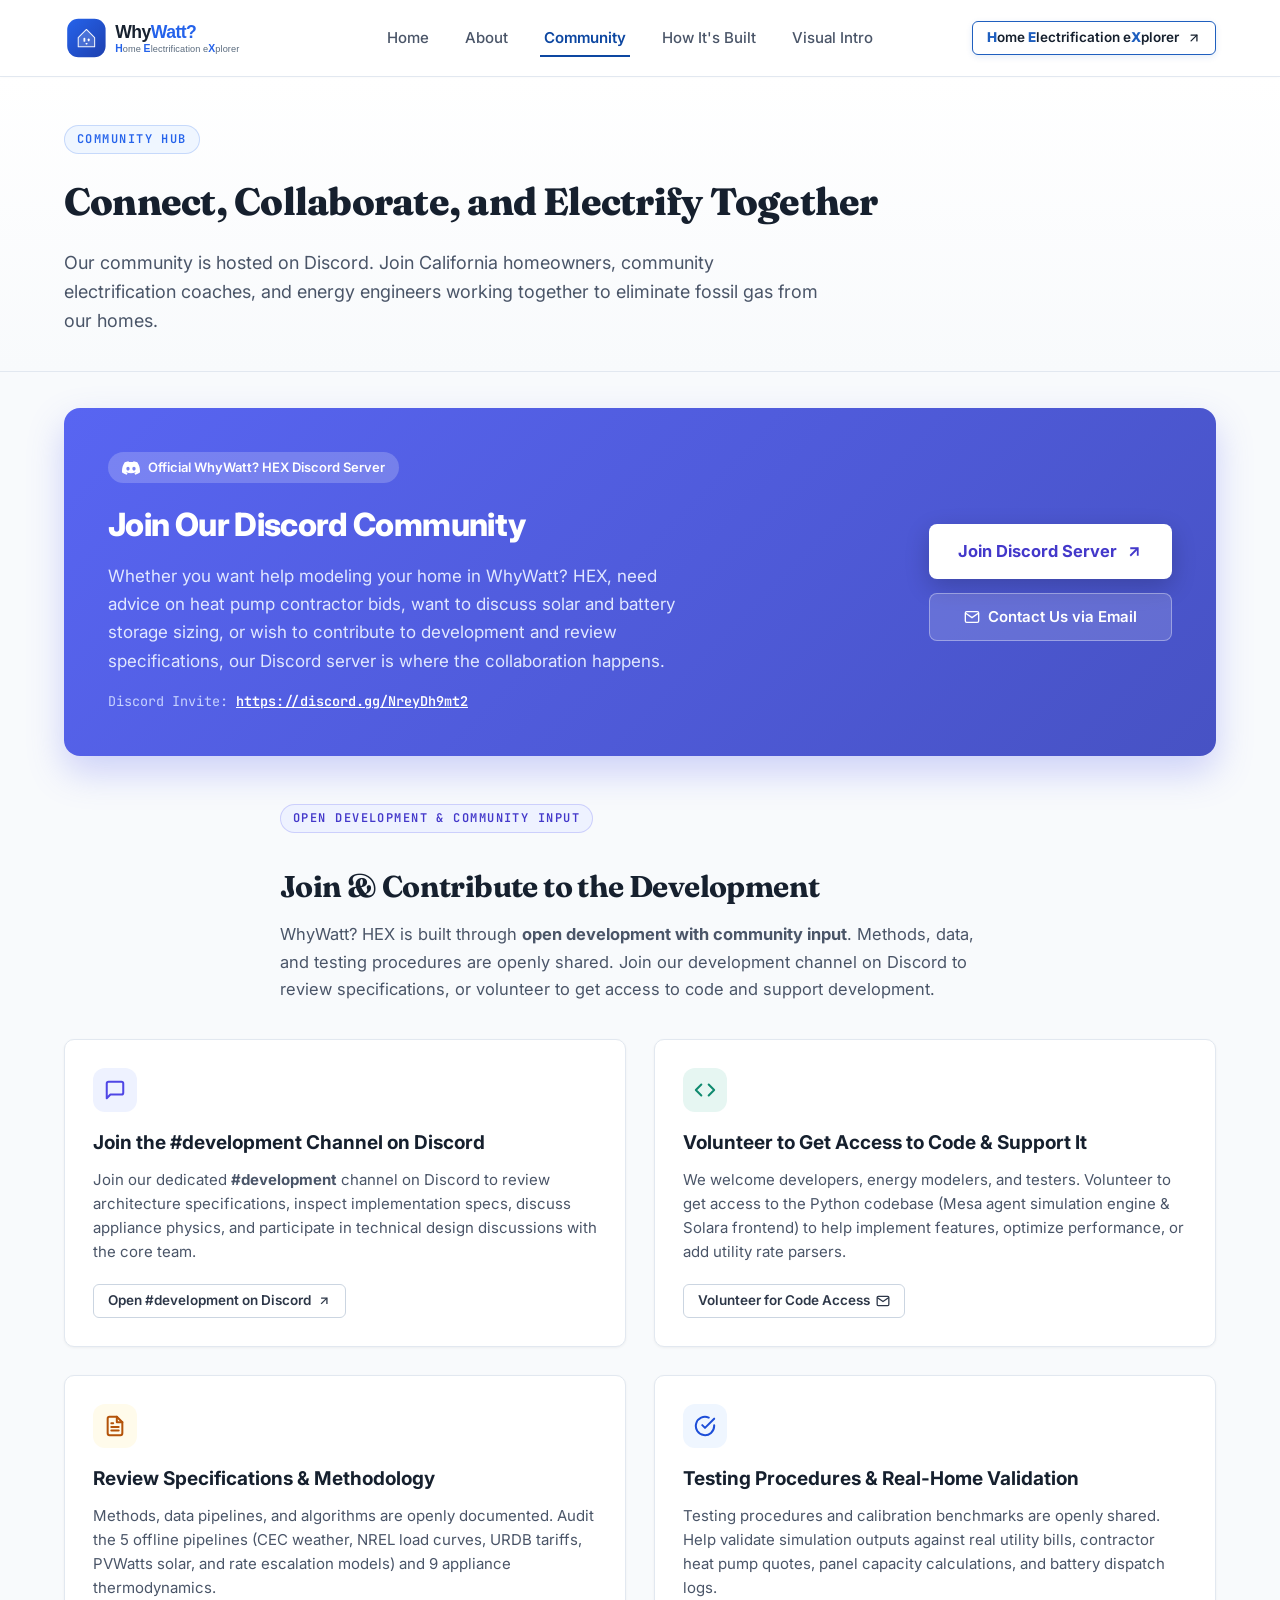
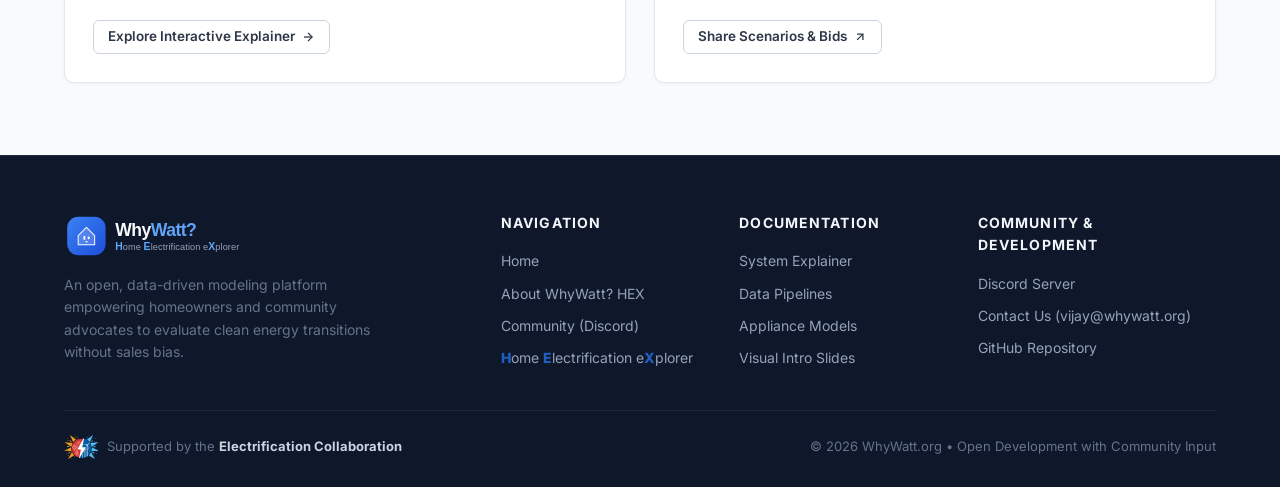
<file: community.html>
<!DOCTYPE html>
<html lang="en">
<head>
  <meta charset="UTF-8">
  <meta name="viewport" content="width=device-width, initial-scale=1.0">
  <title>Community | WhyWatt? Home Electrification eXplorer</title>
  <meta name="description" content="Join the WhyWatt? HEX community on Discord. Connect with California homeowners, electrification advocates, and energy modelers sharing advice, scenarios, and participating in open development with community input.">
  <link rel="icon" type="image/svg+xml" href="assets/WhyWatt_hex_logo.svg">
  <link rel="preconnect" href="https://fonts.googleapis.com">
  <link rel="preconnect" href="https://fonts.gstatic.com" crossorigin>
  <link href="https://fonts.googleapis.com/css2?family=Fraunces:opsz,wght@9..144,600;9..144,700&family=Inter:wght@400;500;600;700;800&family=JetBrains+Mono:wght@500;600&display=swap" rel="stylesheet">
  <link rel="stylesheet" href="assets/css/style.css">
</head>
<body>

  <!-- Top Navigation Header -->
  <header class="site-header">
    <div class="nav-container">
      <a href="index.html" class="brand-link" title="WhyWatt? Home Electrification eXplorer">
        <img src="assets/WhyWatt_hex_logo.svg" alt="WhyWatt? Home Electrification eXplorer Logo" class="brand-logo-img">
      </a>

      <button class="nav-toggle-btn" id="navToggle" aria-label="Toggle Navigation Menu">
        <svg width="24" height="24" viewBox="0 0 24 24" fill="none" stroke="currentColor" stroke-width="2">
          <line x1="3" y1="12" x2="21" y2="12"></line>
          <line x1="3" y1="6" x2="21" y2="6"></line>
          <line x1="3" y1="18" x2="21" y2="18"></line>
        </svg>
      </button>

      <nav>
        <ul class="nav-menu" id="navMenu">
          <li class="nav-item"><a href="index.html">Home</a></li>
          <li class="nav-item"><a href="about.html">About</a></li>
          <li class="nav-item"><a href="community.html" class="active">Community</a></li>
          <li class="nav-item"><a href="explainer/index.html">How It's Built</a></li>
          <li class="nav-item"><a href="presentations/intro_whywatt_v2/index.html">Visual Intro</a></li>
        </ul>
      </nav>

      <div class="nav-actions">
        <a href="https://hex.whywatt.org/" target="_blank" rel="noopener noreferrer" class="btn btn-launch btn-sm" title="Launch Home Electrification eXplorer">
          <span><span class="hex-blue">H</span>ome <span class="hex-blue">E</span>lectrification e<span class="hex-blue">X</span>plorer</span>
          <svg width="14" height="14" viewBox="0 0 24 24" fill="none" stroke="currentColor" stroke-width="2.2" stroke-linecap="round" stroke-linejoin="round">
            <line x1="7" y1="17" x2="17" y2="7"></line>
            <polyline points="7 7 17 7 17 17"></polyline>
          </svg>
        </a>
      </div>
    </div>
  </header>

  <!-- Page Header -->
  <section class="page-hero" style="padding: 48px 0 36px;">
    <div class="container">
      <div class="eyebrow" style="background:#eff6ff;color:#2563eb;border-color:rgba(37,99,235,0.2);">
        Community Hub
      </div>
      <h1 class="page-hero-title" style="font-family:'Fraunces',serif;letter-spacing:-0.02em;">
        Connect, Collaborate, and Electrify Together
      </h1>
      <p class="page-hero-lede">
        Our community is hosted on Discord. Join California homeowners, community electrification coaches, and energy engineers working together to eliminate fossil gas from our homes.
      </p>
    </div>
  </section>

  <!-- Main Content: Focused exclusively on the Big Blue Box with Discord & Contact links -->
  <main class="content-section" style="padding: 36px 0 72px;">
    <div class="container">
      
      <!-- Big Blue Box -->
      <div class="discord-hero-card" style="margin-bottom:48px;">
        <div class="discord-hero-content">
          <div style="display:inline-flex;align-items:center;gap:8px;background:rgba(255,255,255,0.2);padding:5px 14px;border-radius:18px;font-size:13px;font-weight:600;margin-bottom:16px;">
            <svg width="18" height="18" viewBox="0 0 24 24" fill="currentColor">
              <path d="M20.317 4.37a19.791 19.791 0 0 0-4.885-1.515a.074.074 0 0 0-.079.037c-.21.375-.444.864-.608 1.25a18.27 18.27 0 0 0-5.487 0a12.64 12.64 0 0 0-.617-1.25a.077.077 0 0 0-.079-.037A19.736 19.736 0 0 0 3.677 4.37a.07.07 0 0 0-.032.027C.533 9.046-.32 13.58.099 18.057a.082.082 0 0 0 .031.057a19.9 19.9 0 0 0 5.993 3.03a.078.078 0 0 0 .084-.028a14.09 14.09 0 0 0 1.226-1.994a.076.076 0 0 0-.041-.106a13.107 13.107 0 0 1-1.872-.892a.077.077 0 0 1-.008-.128a10.2 10.2 0 0 0 .372-.292a.074.074 0 0 1 .077-.01c3.929 1.793 8.18 1.793 12.061 0a.074.074 0 0 1 .078.01c.12.098.246.198.373.292a.077.077 0 0 1-.006.127a12.299 12.299 0 0 1-1.873.894a.077.077 0 0 0-.041.107c.36.698.772 1.362 1.225 1.993a.076.076 0 0 0 .084.028a19.839 19.839 0 0 0 6.002-3.03a.077.077 0 0 0 .032-.054c.5-5.177-.838-9.674-3.549-13.66a.061.061 0 0 0-.031-.028zM8.02 15.33c-1.183 0-2.157-1.085-2.157-2.419c0-1.333.956-2.419 2.157-2.419c1.21 0 2.176 1.096 2.157 2.42c0 1.333-.956 2.418-2.157 2.418zm7.975 0c-1.183 0-2.157-1.085-2.157-2.419c0-1.333.955-2.419 2.157-2.419c1.21 0 2.176 1.096 2.157 2.42c0 1.333-.946 2.418-2.157 2.418z"/>
            </svg>
            Official WhyWatt? HEX Discord Server
          </div>
          <h2 style="font-size:32px;font-weight:800;letter-spacing:-0.02em;">Join Our Discord Community</h2>
          <p style="font-size:17px;line-height:1.65;color:#e0e7ff;margin-bottom:16px;">
            Whether you want help modeling your home in WhyWatt? HEX, need advice on heat pump contractor bids, want to discuss solar and battery storage sizing, or wish to contribute to development and review specifications, our Discord server is where the collaboration happens.
          </p>
          <div style="font-family:var(--font-mono);font-size:13.5px;color:#c7d2fe;">
            Discord Invite: <a href="https://discord.gg/NreyDh9mt2" target="_blank" rel="noopener noreferrer" style="color:#ffffff;text-decoration:underline;font-weight:600;">https://discord.gg/NreyDh9mt2</a>
          </div>
        </div>

        <div class="discord-hero-action" style="display:flex;flex-direction:column;gap:14px;align-items:stretch;min-width:240px;">
          <a href="https://discord.gg/NreyDh9mt2" target="_blank" rel="noopener noreferrer" class="btn btn-white btn-lg" style="color:#4338ca;padding:16px 28px;font-size:16.5px;box-shadow:0 8px 24px rgba(0,0,0,0.2);text-align:center;">
            <span>Join Discord Server</span>
            <svg width="18" height="18" viewBox="0 0 24 24" fill="none" stroke="currentColor" stroke-width="2.4">
              <line x1="7" y1="17" x2="17" y2="7"></line>
              <polyline points="7 7 17 7 17 17"></polyline>
            </svg>
          </a>

          <a href="mailto:vijay@whywatt.org" class="btn btn-ghost-white btn-lg" style="text-align:center;padding:13px 24px;font-size:15px;">
            <svg width="16" height="16" viewBox="0 0 24 24" fill="none" stroke="currentColor" stroke-width="2">
              <path d="M4 4h16c1.1 0 2 .9 2 2v12c0 1.1-.9 2-2 2H4c-1.1 0-2-.9-2-2V6c0-1.1.9-2 2-2z"></path>
              <polyline points="22,6 12,13 2,6"></polyline>
            </svg>
            <span>Contact Us via Email</span>
          </a>
        </div>
      </div>

      <!-- Section: Join & Contribute to Development -->
      <section class="dev-contribution-section">
        <div class="section-head" style="margin-bottom: 28px; text-align: left;">
          <div class="eyebrow" style="background:#eef2ff;color:#4338ca;border-color:rgba(99,102,241,0.25);">
            Open Development &amp; Community Input
          </div>
          <h2 class="section-title" style="font-family:'Fraunces',serif;font-size:30px;font-weight:700;letter-spacing:-0.02em;color:var(--ink);margin: 12px 0 10px;">
            Join &amp; Contribute to the Development
          </h2>
          <p class="section-desc" style="font-size:16.5px;color:var(--slate);max-width:780px;line-height:1.65;margin:0;">
            WhyWatt? HEX is built through <strong>open development with community input</strong>. Methods, data, and testing procedures are openly shared. Join our development channel on Discord to review specifications, or volunteer to get access to code and support development.
          </p>
        </div>

        <div class="community-grid">
          <!-- Card 1: Discord Development Channel -->
          <div class="community-card">
            <div style="display:inline-flex;align-items:center;justify-content:center;width:44px;height:44px;border-radius:12px;background:#eef2ff;color:#4f46e5;margin-bottom:16px;">
              <svg width="22" height="22" viewBox="0 0 24 24" fill="none" stroke="currentColor" stroke-width="2.2" stroke-linecap="round" stroke-linejoin="round">
                <path d="M21 15a2 2 0 0 1-2 2H7l-4 4V5a2 2 0 0 1 2-2h14a2 2 0 0 1 2 2z"></path>
              </svg>
            </div>
            <h3 style="font-size:19px;font-weight:700;color:var(--ink);margin-bottom:10px;">Join the #development Channel on Discord</h3>
            <p style="font-size:15px;color:var(--slate);line-height:1.6;margin-bottom:20px;">
              Join our dedicated <strong>#development</strong> channel on Discord to review architecture specifications, inspect implementation specs, discuss appliance physics, and participate in technical design discussions with the core team.
            </p>
            <a href="https://discord.gg/NreyDh9mt2" target="_blank" rel="noopener noreferrer" class="btn btn-secondary btn-sm" style="font-weight:600;display:inline-flex;align-items:center;gap:6px;">
              <span>Open #development on Discord</span>
              <svg width="14" height="14" viewBox="0 0 24 24" fill="none" stroke="currentColor" stroke-width="2.2">
                <line x1="7" y1="17" x2="17" y2="7"></line>
                <polyline points="7 7 17 7 17 17"></polyline>
              </svg>
            </a>
          </div>

          <!-- Card 2: Volunteer & Code Access -->
          <div class="community-card">
            <div style="display:inline-flex;align-items:center;justify-content:center;width:44px;height:44px;border-radius:12px;background:#e6f6f2;color:#0f8a6f;margin-bottom:16px;">
              <svg width="22" height="22" viewBox="0 0 24 24" fill="none" stroke="currentColor" stroke-width="2.2" stroke-linecap="round" stroke-linejoin="round">
                <polyline points="16 18 22 12 16 6"></polyline>
                <polyline points="8 6 2 12 8 18"></polyline>
              </svg>
            </div>
            <h3 style="font-size:19px;font-weight:700;color:var(--ink);margin-bottom:10px;">Volunteer to Get Access to Code &amp; Support It</h3>
            <p style="font-size:15px;color:var(--slate);line-height:1.6;margin-bottom:20px;">
              We welcome developers, energy modelers, and testers. Volunteer to get access to the Python codebase (Mesa agent simulation engine &amp; Solara frontend) to help implement features, optimize performance, or add utility rate parsers.
            </p>
            <a href="mailto:vijay@whywatt.org?subject=Volunteering%20for%20WhyWatt%20HEX%20Development" class="btn btn-secondary btn-sm" style="font-weight:600;display:inline-flex;align-items:center;gap:6px;">
              <span>Volunteer for Code Access</span>
              <svg width="14" height="14" viewBox="0 0 24 24" fill="none" stroke="currentColor" stroke-width="2.2">
                <path d="M4 4h16c1.1 0 2 .9 2 2v12c0 1.1-.9 2-2 2H4c-1.1 0-2-.9-2-2V6c0-1.1.9-2 2-2z"></path>
                <polyline points="22,6 12,13 2,6"></polyline>
              </svg>
            </a>
          </div>

          <!-- Card 3: Open Methods & Specifications -->
          <div class="community-card">
            <div style="display:inline-flex;align-items:center;justify-content:center;width:44px;height:44px;border-radius:12px;background:#fffbeb;color:#b45309;margin-bottom:16px;">
              <svg width="22" height="22" viewBox="0 0 24 24" fill="none" stroke="currentColor" stroke-width="2.2" stroke-linecap="round" stroke-linejoin="round">
                <path d="M14 2H6a2 2 0 0 0-2 2v16a2 2 0 0 0 2 2h12a2 2 0 0 0 2-2V8z"></path>
                <polyline points="14 2 14 8 20 8"></polyline>
                <line x1="16" y1="13" x2="8" y2="13"></line>
                <line x1="16" y1="17" x2="8" y2="17"></line>
                <polyline points="10 9 9 9 8 9"></polyline>
              </svg>
            </div>
            <h3 style="font-size:19px;font-weight:700;color:var(--ink);margin-bottom:10px;">Review Specifications &amp; Methodology</h3>
            <p style="font-size:15px;color:var(--slate);line-height:1.6;margin-bottom:20px;">
              Methods, data pipelines, and algorithms are openly documented. Audit the 5 offline pipelines (CEC weather, NREL load curves, URDB tariffs, PVWatts solar, and rate escalation models) and 9 appliance thermodynamics.
            </p>
            <a href="explainer/index.html" class="btn btn-secondary btn-sm" style="font-weight:600;display:inline-flex;align-items:center;gap:6px;">
              <span>Explore Interactive Explainer</span>
              <svg width="14" height="14" viewBox="0 0 24 24" fill="none" stroke="currentColor" stroke-width="2.2">
                <line x1="5" y1="12" x2="19" y2="12"></line>
                <polyline points="12 5 19 12 12 19"></polyline>
              </svg>
            </a>
          </div>

          <!-- Card 4: Open Testing Procedures & Real-World Bids -->
          <div class="community-card">
            <div style="display:inline-flex;align-items:center;justify-content:center;width:44px;height:44px;border-radius:12px;background:#eff6ff;color:#1d4ed8;margin-bottom:16px;">
              <svg width="22" height="22" viewBox="0 0 24 24" fill="none" stroke="currentColor" stroke-width="2.2" stroke-linecap="round" stroke-linejoin="round">
                <path d="M22 11.08V12a10 10 0 1 1-5.93-9.14"></path>
                <polyline points="22 4 12 14.01 9 11.01"></polyline>
              </svg>
            </div>
            <h3 style="font-size:19px;font-weight:700;color:var(--ink);margin-bottom:10px;">Testing Procedures &amp; Real-Home Validation</h3>
            <p style="font-size:15px;color:var(--slate);line-height:1.6;margin-bottom:20px;">
              Testing procedures and calibration benchmarks are openly shared. Help validate simulation outputs against real utility bills, contractor heat pump quotes, panel capacity calculations, and battery dispatch logs.
            </p>
            <a href="https://discord.gg/NreyDh9mt2" target="_blank" rel="noopener noreferrer" class="btn btn-secondary btn-sm" style="font-weight:600;display:inline-flex;align-items:center;gap:6px;">
              <span>Share Scenarios &amp; Bids</span>
              <svg width="14" height="14" viewBox="0 0 24 24" fill="none" stroke="currentColor" stroke-width="2.2">
                <line x1="7" y1="17" x2="17" y2="7"></line>
                <polyline points="7 7 17 7 17 17"></polyline>
              </svg>
            </a>
          </div>
        </div>
      </section>

    </div>
  </main>

  <!-- Site Footer -->
  <footer class="site-footer">
    <div class="container">
      <div class="footer-grid">
        
        <div class="footer-brand">
          <img src="assets/WhyWatt_hex_logo_dark.svg" alt="WhyWatt Logo" style="height:48px;width:auto;margin-bottom:12px;">
          <p>
            An open, data-driven modeling platform empowering homeowners and community advocates to evaluate clean energy transitions without sales bias.
          </p>
        </div>

        <div class="footer-col">
          <h5>Navigation</h5>
          <ul>
            <li><a href="index.html">Home</a></li>
            <li><a href="about.html">About WhyWatt? HEX</a></li>
            <li><a href="community.html">Community (Discord)</a></li>
            <li><a href="https://hex.whywatt.org/" target="_blank" rel="noopener noreferrer"><span class="hex-blue">H</span>ome <span class="hex-blue">E</span>lectrification e<span class="hex-blue">X</span>plorer</a></li>
          </ul>
        </div>

        <div class="footer-col">
          <h5>Documentation</h5>
          <ul>
            <li><a href="explainer/index.html">System Explainer</a></li>
            <li><a href="explainer/pipelines/climate.html">Data Pipelines</a></li>
            <li><a href="explainer/appliances/index.html">Appliance Models</a></li>
            <li><a href="presentations/intro_whywatt_v2/index.html">Visual Intro Slides</a></li>
          </ul>
        </div>

        <div class="footer-col">
          <h5>Community &amp; Development</h5>
          <ul>
            <li><a href="https://discord.gg/NreyDh9mt2" target="_blank" rel="noopener noreferrer">Discord Server</a></li>
            <li><a href="mailto:vijay@whywatt.org">Contact Us (vijay@whywatt.org)</a></li>
            <li><a href="https://github.com/vijaybala-git/hes" target="_blank" rel="noopener noreferrer">GitHub Repository</a></li>
          </ul>
        </div>

      </div>

      <div class="footer-bottom">
        <div class="collaboration-tag">
          <img src="assets/echo_icon.svg" alt="Electrification Collaboration Logo" style="height:24px;width:auto;display:inline-block;">
          <span>Supported by the <strong>Electrification Collaboration</strong></span>
        </div>
        <div>
          &copy; 2026 WhyWatt.org • Open Development with Community Input
        </div>
      </div>
    </div>
  </footer>

  <script>
    const navToggle = document.getElementById('navToggle');
    const navMenu = document.getElementById('navMenu');
    if (navToggle && navMenu) {
      navToggle.addEventListener('click', () => {
        navMenu.classList.toggle('open');
      });
    }
  </script>
</body>
</html>
</file>
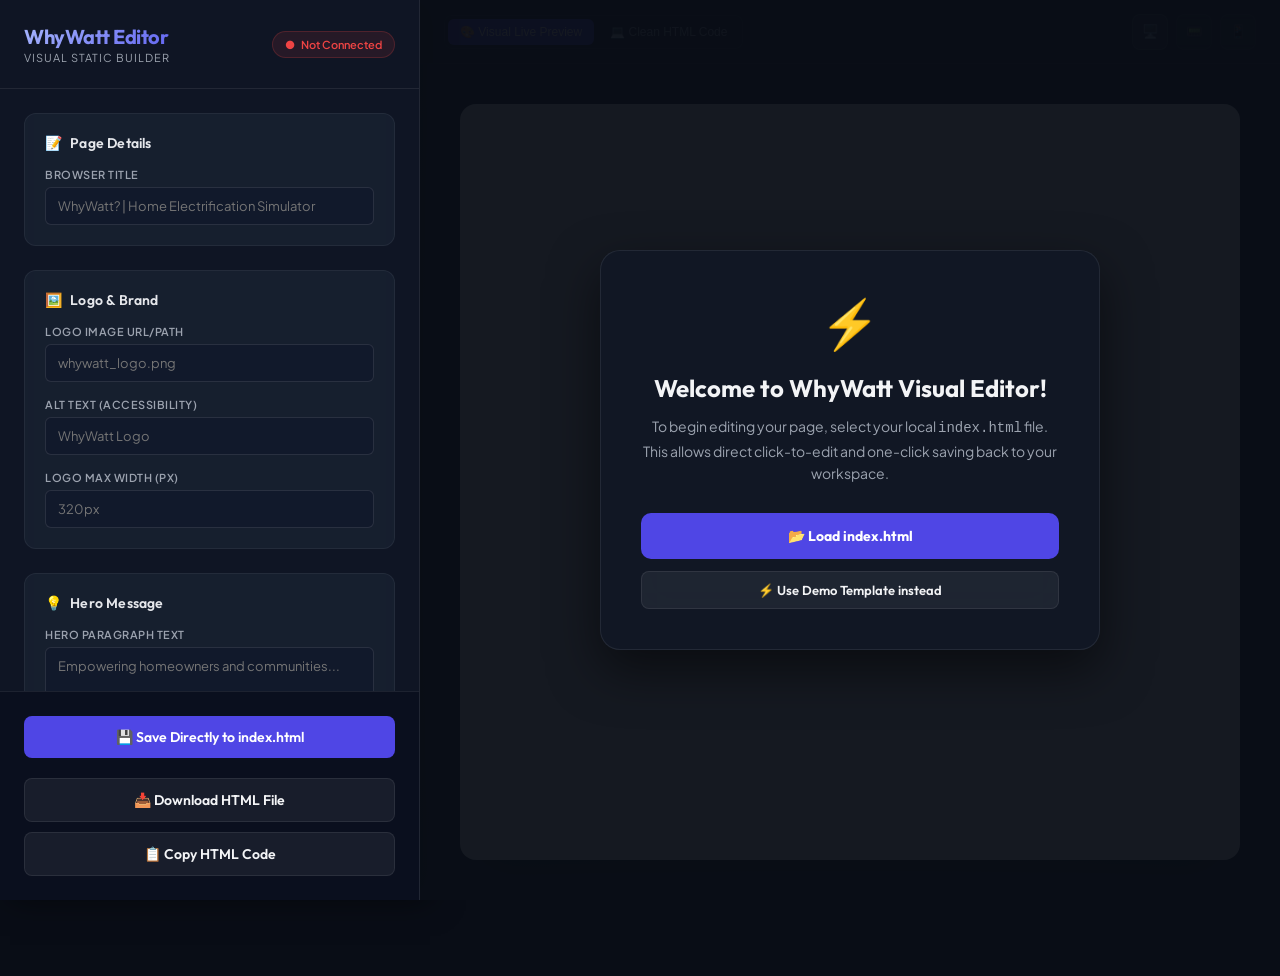
<file: editor.html>
<!DOCTYPE html>
<html lang="en">
<head>
    <meta charset="UTF-8">
    <meta name="viewport" content="width=device-width, initial-scale=1.0">
    <title>WhyWatt? | Static Page Visual Editor</title>
    <!-- Google Fonts -->
    <link rel="preconnect" href="https://fonts.googleapis.com">
    <link rel="preconnect" href="https://fonts.gstatic.com" crossorigin>
    <link href="https://fonts.googleapis.com/css2?family=Outfit:wght@300;400;500;600;700;800&family=Plus+Jakarta+Sans:wght@300;400;500;600;700&display=swap" rel="stylesheet">
    
    <style>
        :root {
            --bg-editor: #090d16;
            --sidebar-bg: rgba(17, 24, 39, 0.85);
            --sidebar-border: rgba(255, 255, 255, 0.08);
            --card-bg: rgba(30, 41, 59, 0.5);
            --card-border: rgba(255, 255, 255, 0.06);
            --text-primary: #f3f4f6;
            --text-secondary: #9ca3af;
            --accent: #4f46e5;
            --accent-hover: #6366f1;
            --success: #10b981;
            --danger: #ef4444;
            --warning: #f59e0b;
            --font-display: 'Outfit', sans-serif;
            --font-sans: 'Plus Jakarta Sans', sans-serif;
        }

        * {
            box-sizing: border-box;
            margin: 0;
            padding: 0;
        }

        body {
            background-color: var(--bg-editor);
            color: var(--text-primary);
            font-family: var(--font-sans);
            display: flex;
            height: 100vh;
            overflow: hidden;
        }

        /* Sidebar Styling */
        aside {
            width: 420px;
            background: var(--sidebar-bg);
            backdrop-filter: blur(20px);
            border-right: 1px solid var(--sidebar-border);
            display: flex;
            flex-direction: column;
            height: 100%;
            z-index: 10;
            box-shadow: 10px 0 30px rgba(0, 0, 0, 0.5);
        }

        .editor-header {
            padding: 24px;
            border-bottom: 1px solid var(--sidebar-border);
            display: flex;
            align-items: center;
            justify-content: space-between;
        }

        .editor-title h1 {
            font-family: var(--font-display);
            font-weight: 700;
            font-size: 20px;
            background: linear-gradient(135deg, #a5b4fc, #6366f1);
            -webkit-background-clip: text;
            -webkit-text-fill-color: transparent;
            letter-spacing: -0.5px;
        }

        .editor-title p {
            font-size: 11px;
            color: var(--text-secondary);
            margin-top: 2px;
            text-transform: uppercase;
            letter-spacing: 1px;
        }

        .connection-status {
            display: inline-flex;
            align-items: center;
            gap: 6px;
            padding: 6px 12px;
            border-radius: 9999px;
            font-size: 11px;
            font-weight: 600;
            background: rgba(239, 68, 68, 0.1);
            color: var(--danger);
            border: 1px solid rgba(239, 68, 68, 0.2);
            transition: all 0.3s ease;
        }

        .connection-status.connected {
            background: rgba(16, 185, 129, 0.1);
            color: var(--success);
            border: 1px solid rgba(16, 185, 129, 0.2);
        }

        /* Sidebar Panels container */
        .editor-panels {
            flex: 1;
            overflow-y: auto;
            padding: 24px;
            display: flex;
            flex-direction: column;
            gap: 24px;
        }

        /* Scrollbar styles */
        .editor-panels::-webkit-scrollbar {
            width: 6px;
        }
        .editor-panels::-webkit-scrollbar-track {
            background: transparent;
        }
        .editor-panels::-webkit-scrollbar-thumb {
            background: rgba(255, 255, 255, 0.1);
            border-radius: 3px;
        }

        .panel-section {
            background: var(--card-bg);
            border: 1px solid var(--card-border);
            border-radius: 12px;
            padding: 20px;
            transition: all 0.3s ease;
        }

        .panel-section:hover {
            border-color: rgba(255, 255, 255, 0.12);
            box-shadow: 0 4px 20px rgba(0,0,0,0.15);
        }

        .panel-section h2 {
            font-family: var(--font-display);
            font-size: 14px;
            font-weight: 600;
            color: #e5e7eb;
            margin-bottom: 16px;
            display: flex;
            align-items: center;
            gap: 8px;
            letter-spacing: 0.2px;
        }

        .panel-section h2 span {
            color: var(--accent-hover);
        }

        /* Form Controls */
        .form-group {
            margin-bottom: 16px;
        }
        .form-group:last-child {
            margin-bottom: 0;
        }

        label {
            display: block;
            font-size: 11px;
            font-weight: 600;
            color: var(--text-secondary);
            margin-bottom: 6px;
            text-transform: uppercase;
            letter-spacing: 0.5px;
        }

        input[type="text"],
        input[type="color"],
        textarea,
        select {
            width: 100%;
            background: rgba(15, 23, 42, 0.6);
            border: 1px solid rgba(255, 255, 255, 0.1);
            border-radius: 6px;
            color: var(--text-primary);
            padding: 10px 12px;
            font-family: var(--font-sans);
            font-size: 13px;
            outline: none;
            transition: all 0.2s ease;
        }

        input[type="text"]:focus,
        textarea:focus,
        select:focus {
            border-color: var(--accent);
            box-shadow: 0 0 0 2px rgba(79, 70, 229, 0.2);
            background: rgba(15, 23, 42, 0.8);
        }

        textarea {
            resize: vertical;
            min-height: 80px;
        }

        /* Color Picker container styling */
        .color-picker-group {
            display: flex;
            align-items: center;
            gap: 12px;
        }

        input[type="color"] {
            width: 48px;
            height: 38px;
            padding: 2px;
            cursor: pointer;
            border-radius: 6px;
            border: 1px solid rgba(255, 255, 255, 0.1);
        }

        /* Button manager list */
        .button-manager-list {
            display: flex;
            flex-direction: column;
            gap: 12px;
        }

        .button-item {
            background: rgba(15, 23, 42, 0.4);
            border: 1px solid rgba(255, 255, 255, 0.05);
            border-radius: 8px;
            padding: 12px;
            position: relative;
        }

        .button-item-header {
            display: flex;
            justify-content: space-between;
            align-items: center;
            margin-bottom: 8px;
        }

        .button-title {
            font-size: 12px;
            font-weight: 600;
            color: #cbd5e1;
        }

        .btn-delete {
            background: transparent;
            border: none;
            color: var(--text-secondary);
            cursor: pointer;
            padding: 4px;
            border-radius: 4px;
            transition: all 0.2s ease;
            display: flex;
            align-items: center;
            justify-content: center;
        }

        .btn-delete:hover {
            color: var(--danger);
            background: rgba(239, 68, 68, 0.1);
        }

        .button-item-grid {
            display: grid;
            grid-template-columns: 1fr;
            gap: 8px;
        }

        /* Action Buttons */
        .btn-action {
            display: flex;
            align-items: center;
            justify-content: center;
            gap: 8px;
            width: 100%;
            padding: 12px;
            border-radius: 8px;
            font-family: var(--font-display);
            font-weight: 600;
            font-size: 14px;
            cursor: pointer;
            border: none;
            transition: all 0.2s ease;
        }

        .btn-primary-action {
            background: var(--accent);
            color: white;
        }

        .btn-primary-action:hover {
            background: var(--accent-hover);
            transform: translateY(-1px);
            box-shadow: 0 4px 12px rgba(79, 70, 229, 0.3);
        }

        .btn-primary-action:active {
            transform: translateY(0);
        }

        .btn-secondary-action {
            background: rgba(255, 255, 255, 0.06);
            color: var(--text-primary);
            border: 1px solid rgba(255, 255, 255, 0.08);
            margin-top: 10px;
        }

        .btn-secondary-action:hover {
            background: rgba(255, 255, 255, 0.1);
            border-color: rgba(255, 255, 255, 0.15);
        }

        /* Footer / Save section */
        .editor-footer {
            padding: 24px;
            border-top: 1px solid var(--sidebar-border);
            background: rgba(10, 15, 30, 0.9);
            display: flex;
            flex-direction: column;
            gap: 10px;
        }

        /* Main Workspace */
        main {
            flex: 1;
            display: flex;
            flex-direction: column;
            background: #111827;
            height: 100%;
            position: relative;
        }

        /* Top control bar */
        .top-bar {
            height: 64px;
            background: rgba(17, 24, 39, 0.6);
            backdrop-filter: blur(10px);
            border-bottom: 1px solid var(--sidebar-border);
            display: flex;
            align-items: center;
            justify-content: space-between;
            padding: 0 24px;
            z-index: 5;
        }

        .view-toggle {
            display: flex;
            background: rgba(15, 23, 42, 0.6);
            border: 1px solid rgba(255, 255, 255, 0.08);
            padding: 3px;
            border-radius: 8px;
            gap: 4px;
        }

        .btn-toggle {
            background: transparent;
            border: none;
            color: var(--text-secondary);
            padding: 6px 12px;
            border-radius: 6px;
            font-size: 12px;
            font-weight: 500;
            cursor: pointer;
            transition: all 0.2s ease;
            display: flex;
            align-items: center;
            gap: 6px;
        }

        .btn-toggle.active {
            background: var(--accent);
            color: white;
        }

        .viewport-sizes {
            display: flex;
            gap: 8px;
        }

        .btn-vp {
            background: rgba(255, 255, 255, 0.03);
            border: 1px solid rgba(255, 255, 255, 0.06);
            color: var(--text-secondary);
            width: 36px;
            height: 36px;
            border-radius: 8px;
            cursor: pointer;
            display: flex;
            align-items: center;
            justify-content: center;
            transition: all 0.2s ease;
        }

        .btn-vp.active, .btn-vp:hover {
            color: white;
            background: rgba(255, 255, 255, 0.08);
            border-color: rgba(255, 255, 255, 0.15);
        }

        /* Live Preview Container */
        .preview-area {
            flex: 1;
            padding: 40px;
            display: flex;
            align-items: center;
            justify-content: center;
            overflow: auto;
            position: relative;
            background: radial-gradient(circle at 50% 50%, #1e293b, #0f172a);
        }

        .preview-wrapper {
            background: white;
            border-radius: 16px;
            box-shadow: 0 25px 50px -12px rgba(0, 0, 0, 0.7);
            overflow: hidden;
            transition: all 0.4s cubic-bezier(0.16, 1, 0.3, 1);
            width: 100%;
            height: 100%;
            max-width: 100%;
            max-height: 100%;
            border: 1px solid rgba(255, 255, 255, 0.1);
        }

        .preview-wrapper.tablet {
            width: 768px;
            height: 1024px;
            max-height: 90%;
        }

        .preview-wrapper.mobile {
            width: 375px;
            height: 720px;
            max-height: 90%;
        }

        iframe {
            width: 100%;
            height: 100%;
            border: none;
            background: white;
        }

        /* Source Code view */
        .code-view-container {
            display: none;
            width: 100%;
            height: 100%;
            padding: 24px;
            background: #020617;
            overflow: auto;
        }

        .code-view-container.active {
            display: block;
        }

        pre {
            font-family: 'Consolas', 'Courier New', Courier, monospace;
            font-size: 13px;
            line-height: 1.5;
            color: #cbd5e1;
            margin: 0;
            white-space: pre-wrap;
        }

        /* Welcome overlays */
        .welcome-overlay {
            position: absolute;
            top: 0;
            left: 0;
            right: 0;
            bottom: 0;
            background: rgba(9, 13, 22, 0.95);
            display: flex;
            align-items: center;
            justify-content: center;
            z-index: 20;
            transition: opacity 0.5s ease;
        }

        .welcome-card {
            background: rgba(17, 24, 39, 0.7);
            backdrop-filter: blur(30px);
            border: 1px solid rgba(255, 255, 255, 0.08);
            padding: 40px;
            border-radius: 20px;
            max-width: 500px;
            text-align: center;
            box-shadow: 0 20px 50px rgba(0, 0, 0, 0.5);
            display: flex;
            flex-direction: column;
            align-items: center;
        }

        .welcome-icon {
            font-size: 48px;
            margin-bottom: 20px;
            animation: float 3s ease-in-out infinite;
        }

        @keyframes float {
            0%, 100% { transform: translateY(0); }
            50% { transform: translateY(-10px); }
        }

        .welcome-card h3 {
            font-family: var(--font-display);
            font-size: 24px;
            margin-bottom: 12px;
            font-weight: 700;
        }

        .welcome-card p {
            font-size: 14px;
            color: var(--text-secondary);
            margin-bottom: 28px;
            line-height: 1.6;
        }

        .btn-welcome {
            width: 100%;
            padding: 14px;
            border-radius: 10px;
            font-weight: 700;
        }

        /* Custom notifications */
        .notification-toast {
            position: absolute;
            bottom: 24px;
            right: 24px;
            padding: 16px 24px;
            border-radius: 10px;
            background: rgba(16, 185, 129, 0.95);
            backdrop-filter: blur(10px);
            color: white;
            font-weight: 600;
            font-size: 14px;
            box-shadow: 0 10px 25px rgba(0,0,0,0.3);
            display: flex;
            align-items: center;
            gap: 10px;
            z-index: 100;
            transform: translateY(100px);
            opacity: 0;
            transition: all 0.3s cubic-bezier(0.175, 0.885, 0.32, 1.275);
        }

        .notification-toast.show {
            transform: translateY(0);
            opacity: 1;
        }

        .notification-toast.error {
            background: rgba(239, 68, 68, 0.95);
        }
    </style>
</head>
<body>

    <!-- SIDEBAR -->
    <aside>
        <div class="editor-header">
            <div class="editor-title">
                <h1>WhyWatt Editor</h1>
                <p>Visual Static Builder</p>
            </div>
            <div id="statusIndicator" class="connection-status">
                <span>●</span> Not Connected
            </div>
        </div>

        <div class="editor-panels">
            
            <!-- PAGE INFO -->
            <div class="panel-section">
                <h2><span>📝</span> Page Details</h2>
                <div class="form-group">
                    <label for="pageTitle">Browser Title</label>
                    <input type="text" id="pageTitle" placeholder="WhyWatt? | Home Electrification Simulator">
                </div>
            </div>

            <!-- LOGO SECTION -->
            <div class="panel-section">
                <h2><span>🖼️</span> Logo & Brand</h2>
                <div class="form-group">
                    <label for="logoSrc">Logo Image URL/Path</label>
                    <input type="text" id="logoSrc" placeholder="whywatt_logo.png">
                </div>
                <div class="form-group">
                    <label for="logoAlt">Alt Text (Accessibility)</label>
                    <input type="text" id="logoAlt" placeholder="WhyWatt Logo">
                </div>
                <div class="form-group">
                    <label for="logoWidth">Logo Max Width (px)</label>
                    <input type="text" id="logoWidth" placeholder="320px">
                </div>
            </div>

            <!-- MAIN TEXT -->
            <div class="panel-section">
                <h2><span>💡</span> Hero Message</h2>
                <div class="form-group">
                    <label for="heroText">Hero Paragraph Text</label>
                    <textarea id="heroText" placeholder="Empowering homeowners and communities..."></textarea>
                </div>
            </div>

            <!-- THEME AND STYLING -->
            <div class="panel-section">
                <h2><span>🎨</span> Colors & Aesthetics</h2>
                <div class="form-group">
                    <label>Accent Brand Color</label>
                    <div class="color-picker-group">
                        <input type="color" id="accentColor" value="#0047AB">
                        <input type="text" id="accentColorText" value="#0047AB" style="width: 100px;">
                    </div>
                </div>
                <div class="form-group">
                    <label>Text Main Color</label>
                    <div class="color-picker-group">
                        <input type="color" id="textColor" value="#2D3436">
                        <input type="text" id="textColorText" value="#2D3436" style="width: 100px;">
                    </div>
                </div>
            </div>

            <!-- BUTTONS MANAGER -->
            <div class="panel-section">
                <h2><span>🔗</span> Navigation Buttons</h2>
                <div class="button-manager-list" id="buttonsList">
                    <!-- Dynamic button items go here -->
                </div>
                <button type="button" class="btn-action btn-secondary-action" id="btnAddButton" style="padding: 8px; font-size: 12px; margin-top: 12px;">
                    ➕ Add Action Button
                </button>
            </div>

        </div>

        <!-- SAVE ACTIONS -->
        <div class="editor-footer">
            <button class="btn-action btn-primary-action" id="btnSaveFile" disabled>
                💾 Save Directly to index.html
            </button>
            <button class="btn-action btn-secondary-action" id="btnDownloadFile">
                📥 Download HTML File
            </button>
            <button class="btn-action btn-secondary-action" id="btnCopyCode" style="margin-top: 0;">
                📋 Copy HTML Code
            </button>
        </div>
    </aside>

    <!-- MAIN WORKSPACE -->
    <main>
        <!-- TOP CONTROL BAR -->
        <div class="top-bar">
            <!-- View switches -->
            <div class="view-toggle">
                <button class="btn-toggle active" id="btnViewVisual">🎨 Visual Live Preview</button>
                <button class="btn-toggle" id="btnViewCode">💻 Clean HTML Code</button>
            </div>

            <!-- Viewport switches -->
            <div class="viewport-sizes" id="vpSizes">
                <button class="btn-vp active" data-vp="desktop" title="Desktop View (100%)">
                    🖥️
                </button>
                <button class="btn-vp" data-vp="tablet" title="Tablet View (768px)">
                    📟
                </button>
                <button class="btn-vp" data-vp="mobile" title="Mobile View (375px)">
                    📱
                </button>
            </div>
        </div>

        <!-- VISUAL CANVAS -->
        <div class="preview-area" id="previewArea">
            <div class="preview-wrapper" id="previewWrapper">
                <iframe id="previewFrame" title="WhyWatt Site Preview"></iframe>
            </div>
        </div>

        <!-- RAW CODE VIEW -->
        <div class="code-view-container" id="codeViewContainer">
            <pre><code id="htmlCodeDisplay"></code></pre>
        </div>

        <!-- WELCOME OVERLAY -->
        <div class="welcome-overlay" id="welcomeOverlay">
            <div class="welcome-card">
                <div class="welcome-icon">⚡</div>
                <h3>Welcome to WhyWatt Visual Editor!</h3>
                <p>To begin editing your page, select your local <code>index.html</code> file. This allows direct click-to-edit and one-click saving back to your workspace.</p>
                <button class="btn-action btn-primary-action btn-welcome" id="btnConnectLocal">
                    📂 Load index.html
                </button>
                <button class="btn-action btn-secondary-action" id="btnLoadFallback" style="margin-top: 12px; padding: 10px; font-size: 13px;">
                    ⚡ Use Demo Template instead
                </button>
            </div>
        </div>

        <!-- NOTIFICATION TOAST -->
        <div id="toast" class="notification-toast">
            <span id="toastIcon">✓</span> <span id="toastMessage">Changes saved successfully!</span>
        </div>
    </main>

    <script>
        // Store parsed DOM
        let parsedDoc = null;
        let fileHandle = null;
        let originalContent = "";

        // Elements
        const welcomeOverlay = document.getElementById('welcomeOverlay');
        const btnConnectLocal = document.getElementById('btnConnectLocal');
        const btnLoadFallback = document.getElementById('btnLoadFallback');
        const statusIndicator = document.getElementById('statusIndicator');
        const btnSaveFile = document.getElementById('btnSaveFile');
        const btnDownloadFile = document.getElementById('btnDownloadFile');
        const btnCopyCode = document.getElementById('btnCopyCode');
        
        const previewFrame = document.getElementById('previewFrame');
        const previewWrapper = document.getElementById('previewWrapper');
        const previewArea = document.getElementById('previewArea');
        const codeViewContainer = document.getElementById('codeViewContainer');
        
        const btnViewVisual = document.getElementById('btnViewVisual');
        const btnViewCode = document.getElementById('btnViewCode');
        
        const pageTitleInput = document.getElementById('pageTitle');
        const logoSrcInput = document.getElementById('logoSrc');
        const logoAltInput = document.getElementById('logoAlt');
        const logoWidthInput = document.getElementById('logoWidth');
        const heroTextInput = document.getElementById('heroText');
        const accentColorInput = document.getElementById('accentColor');
        const accentColorTextInput = document.getElementById('accentColorText');
        const textColorInput = document.getElementById('textColor');
        const textColorTextInput = document.getElementById('textColorText');
        const buttonsList = document.getElementById('buttonsList');
        const btnAddButton = document.getElementById('btnAddButton');

        // Viewport controls
        const vpButtons = document.querySelectorAll('.btn-vp');
        vpButtons.forEach(btn => {
            btn.addEventListener('click', () => {
                vpButtons.forEach(b => b.classList.remove('active'));
                btn.classList.add('active');
                
                const vp = btn.getAttribute('data-vp');
                previewWrapper.className = 'preview-wrapper';
                if (vp !== 'desktop') {
                    previewWrapper.classList.add(vp);
                }
            });
        });

        // View Mode Switches
        btnViewVisual.addEventListener('click', () => {
            btnViewVisual.classList.add('active');
            btnViewCode.classList.remove('active');
            previewArea.style.display = 'flex';
            codeViewContainer.classList.remove('active');
            document.getElementById('vpSizes').style.visibility = 'visible';
        });

        btnViewCode.addEventListener('click', () => {
            btnViewCode.classList.add('active');
            btnViewVisual.classList.remove('active');
            previewArea.style.display = 'none';
            codeViewContainer.classList.add('active');
            document.getElementById('vpSizes').style.visibility = 'hidden';
            
            // Generate current code
            const rawHtml = generateCleanHTML();
            document.getElementById('htmlCodeDisplay').textContent = rawHtml;
        });

        // File loading handlers
        btnConnectLocal.addEventListener('click', async () => {
            try {
                // Feature check
                if ('showOpenFilePicker' in window) {
                    const [handle] = await window.showOpenFilePicker({
                        types: [{
                            description: 'HTML Files',
                            accept: { 'text/html': ['.html'] }
                        }],
                        multiple: false
                    });
                    
                    fileHandle = handle;
                    const file = await fileHandle.getFile();
                    const text = await file.text();
                    loadHTMLContent(text);
                    
                    // Connected state
                    statusIndicator.className = 'connection-status connected';
                    statusIndicator.innerHTML = '<span>●</span> Connected to File';
                    btnSaveFile.disabled = false;
                    welcomeOverlay.style.opacity = 0;
                    setTimeout(() => welcomeOverlay.style.display = 'none', 500);
                    showToast('🎉 Directly connected to local index.html!', 'success');
                } else {
                    // Fallback input if not supported (e.g. Firefox)
                    const input = document.createElement('input');
                    input.type = 'file';
                    input.accept = '.html';
                    input.onchange = async (e) => {
                        const file = e.target.files[0];
                        if (file) {
                            const text = await file.text();
                            loadHTMLContent(text);
                            statusIndicator.className = 'connection-status';
                            statusIndicator.style.color = 'var(--warning)';
                            statusIndicator.style.borderColor = 'rgba(245, 158, 11, 0.2)';
                            statusIndicator.style.background = 'rgba(245, 158, 11, 0.1)';
                            statusIndicator.innerHTML = '<span>●</span> Read Only (Click Download to Save)';
                            welcomeOverlay.style.opacity = 0;
                            setTimeout(() => welcomeOverlay.style.display = 'none', 500);
                            showToast('📖 Loaded in Read-Only mode. Use "Download HTML" or "Copy HTML" to save changes!', 'warning');
                        }
                    };
                    input.click();
                }
            } catch (err) {
                console.error(err);
                showToast('Failed to read file. Please try again.', 'error');
            }
        });

        btnLoadFallback.addEventListener('click', () => {
            // Load a default fallback template
            const fallbackHtml = `<!DOCTYPE html>
<html lang="en">
<head>
    <meta charset="UTF-8">
    <meta name="viewport" content="width=device-width, initial-scale=1.0">
    <title>WhyWatt? | Home Electrification Simulator</title>
    <style>
        body { font-family: -apple-system, BlinkMacSystemFont, "Segoe UI", Roboto, sans-serif; color: #2D3436; max-width: 800px; margin: 80px auto; padding: 0 20px; line-height: 1.6; text-align: center; }
        img { max-width: 320px; height: auto; margin-bottom: 20px; }
        h1 { color: #0047AB; }
        .btn-group { margin-top: 40px; display: flex; justify-content: center; gap: 20px; }
        .btn { display: inline-block; padding: 12px 24px; text-decoration: none; border-radius: 6px; font-weight: bold; }
        .btn-primary { background-color: #0047AB; color: white; }
        .btn-secondary { background-color: #F1F2F6; color: #2D3436; }
    </style>
</head>
<body>
    <img src="whywatt_logo.png" alt="WhyWatt Logo">
    <p>Empowering homeowners and communities with data-driven modeling to evaluate clean energy transitions and track local electrification benchmarks.</p>
    <div class="btn-group">
        <a href="https://hex.whywatt.org" class="btn btn-primary">Open Simulator (HES)</a>
        <a href="https://psi.whywatt.org" class="btn btn-secondary">View PowerShift Index</a>
        <a href="mailto:info@whywatt.org" class="btn btn-secondary">Contact Us</a>
    </div>
</body>
</html>`;
            loadHTMLContent(fallbackHtml);
            statusIndicator.className = 'connection-status';
            statusIndicator.innerHTML = '<span>●</span> Offline Template';
            welcomeOverlay.style.opacity = 0;
            setTimeout(() => welcomeOverlay.style.display = 'none', 500);
            showToast('⚡ Initialized with standard WhyWatt template!', 'success');
        });

        // Parse and Bind HTML elements
        function loadHTMLContent(htmlText) {
            originalContent = htmlText;
            const parser = new DOMParser();
            parsedDoc = parser.parseFromString(htmlText, 'text/html');
            
            // Populate basic page details
            pageTitleInput.value = parsedDoc.querySelector('title')?.innerText || '';
            
            // Parse Logo
            const img = parsedDoc.querySelector('body > img') || parsedDoc.querySelector('img');
            if (img) {
                logoSrcInput.value = img.getAttribute('src') || '';
                logoAltInput.value = img.getAttribute('alt') || '';
                
                // Read style constraints for image width if present
                const imgStyleRule = findCssRule('img');
                if (imgStyleRule && imgStyleRule.style.maxWidth) {
                    logoWidthInput.value = imgStyleRule.style.maxWidth;
                } else {
                    logoWidthInput.value = img.getAttribute('width') || '320px';
                }
            }

            // Parse Paragraph Text
            const p = parsedDoc.querySelector('body > p') || parsedDoc.querySelector('p');
            if (p) {
                heroTextInput.value = p.innerHTML.replace(/<br\s*\/?>/gi, '\n');
            }

            // Parse Theme Colors
            const bodyStyleRule = findCssRule('body');
            const primaryBtnStyleRule = findCssRule('.btn-primary');
            const h1StyleRule = findCssRule('h1');
            
            if (primaryBtnStyleRule && primaryBtnStyleRule.style.backgroundColor) {
                const color = rgbToHex(primaryBtnStyleRule.style.backgroundColor);
                accentColorInput.value = color;
                accentColorTextInput.value = color;
            } else if (h1StyleRule && h1StyleRule.style.color) {
                const color = rgbToHex(h1StyleRule.style.color);
                accentColorInput.value = color;
                accentColorTextInput.value = color;
            }

            if (bodyStyleRule && bodyStyleRule.style.color) {
                const color = rgbToHex(bodyStyleRule.style.color);
                textColorInput.value = color;
                textColorTextInput.value = color;
            }

            // Parse Buttons
            buildButtonsManagerList();
            
            // Refresh preview
            updateLivePreview();
        }

        // Helper to find visual styling rules in the parsed Document
        function findCssRule(selector) {
            if (!parsedDoc) return null;
            const style = parsedDoc.querySelector('style');
            if (!style) return null;
            
            // We can temporarily attach a style element to a fake document to parse it via CSSOM
            const tempDoc = document.implementation.createHTMLDocument();
            const tempStyle = tempDoc.createElement('style');
            tempStyle.textContent = style.textContent;
            tempDoc.head.appendChild(tempStyle);
            
            const sheet = tempStyle.sheet;
            if (sheet && sheet.cssRules) {
                for (let rule of sheet.cssRules) {
                    if (rule.selectorText && rule.selectorText.trim() === selector) {
                        return rule;
                    }
                }
            }
            return null;
        }

        // Color helper
        function rgbToHex(rgbStr) {
            if (rgbStr.startsWith('#')) return rgbStr;
            const match = rgbStr.match(/^rgb\s*\(\s*(\d+)\s*,\s*(\d+)\s*,\s*(\d+)\s*\)$/i);
            if (match) {
                const r = parseInt(match[1]).toString(16).padStart(2, '0');
                const g = parseInt(match[2]).toString(16).padStart(2, '0');
                const b = parseInt(match[3]).toString(16).padStart(2, '0');
                return `#${r}${g}${b}`;
            }
            return '#0047AB';
        }

        // Render visual UI button managers
        function buildButtonsManagerList() {
            buttonsList.innerHTML = '';
            if (!parsedDoc) return;
            
            const btnGroup = parsedDoc.querySelector('.btn-group');
            if (!btnGroup) return;
            
            const anchors = btnGroup.querySelectorAll('a');
            anchors.forEach((a, index) => {
                const btnItem = document.createElement('div');
                btnItem.className = 'button-item';
                
                const isPrimary = a.classList.contains('btn-primary');
                
                btnItem.innerHTML = `
                    <div class="button-item-header">
                        <span class="button-title">Button #${index + 1}</span>
                        <button class="btn-delete" data-index="${index}" title="Remove Button">🗑️</button>
                    </div>
                    <div class="button-item-grid">
                        <div class="form-group" style="margin-bottom: 8px;">
                            <label style="font-size:9px;">Button Label</label>
                            <input type="text" class="btn-input-label" data-index="${index}" value="${a.innerText}">
                        </div>
                        <div class="form-group" style="margin-bottom: 8px;">
                            <label style="font-size:9px;">Link / URL</label>
                            <input type="text" class="btn-input-href" data-index="${index}" value="${a.getAttribute('href') || ''}">
                        </div>
                        <div class="form-group" style="margin-bottom: 0;">
                            <label style="font-size:9px;">Style Type</label>
                            <select class="btn-input-style" data-index="${index}">
                                <option value="primary" ${isPrimary ? 'selected' : ''}>Primary (Accent)</option>
                                <option value="secondary" ${!isPrimary ? 'selected' : ''}>Secondary (Gray)</option>
                            </select>
                        </div>
                    </div>
                `;
                
                buttonsList.appendChild(btnItem);
            });
            
            // Re-bind listeners for button inputs
            document.querySelectorAll('.btn-input-label').forEach(input => {
                input.addEventListener('input', (e) => {
                    const idx = e.target.getAttribute('data-index');
                    const value = e.target.value;
                    const aElements = parsedDoc.querySelectorAll('.btn-group a');
                    if (aElements[idx]) {
                        aElements[idx].innerText = value;
                        updateLivePreview();
                    }
                });
            });

            document.querySelectorAll('.btn-input-href').forEach(input => {
                input.addEventListener('input', (e) => {
                    const idx = e.target.getAttribute('data-index');
                    const value = e.target.value;
                    const aElements = parsedDoc.querySelectorAll('.btn-group a');
                    if (aElements[idx]) {
                        aElements[idx].setAttribute('href', value);
                        updateLivePreview();
                    }
                });
            });

            document.querySelectorAll('.btn-input-style').forEach(select => {
                select.addEventListener('change', (e) => {
                    const idx = e.target.getAttribute('data-index');
                    const type = e.target.value;
                    const aElements = parsedDoc.querySelectorAll('.btn-group a');
                    if (aElements[idx]) {
                        if (type === 'primary') {
                            aElements[idx].className = 'btn btn-primary';
                        } else {
                            aElements[idx].className = 'btn btn-secondary';
                        }
                        updateLivePreview();
                    }
                });
            });

            // Delete buttons
            document.querySelectorAll('.btn-delete').forEach(btn => {
                btn.addEventListener('click', (e) => {
                    const idx = parseInt(btn.getAttribute('data-index'));
                    const btnGroup = parsedDoc.querySelector('.btn-group');
                    if (btnGroup) {
                        const anchors = btnGroup.querySelectorAll('a');
                        if (anchors[idx]) {
                            anchors[idx].remove();
                            loadHTMLContent(parsedDoc.documentElement.outerHTML);
                        }
                    }
                });
            });
        }

        // Add a new action button
        btnAddButton.addEventListener('click', () => {
            if (!parsedDoc) return;
            let btnGroup = parsedDoc.querySelector('.btn-group');
            
            // If btn-group does not exist, create it
            if (!btnGroup) {
                btnGroup = parsedDoc.createElement('div');
                btnGroup.className = 'btn-group';
                parsedDoc.body.appendChild(btnGroup);
            }
            
            const newAnchor = parsedDoc.createElement('a');
            newAnchor.href = 'https://example.com';
            newAnchor.className = 'btn btn-secondary';
            newAnchor.innerText = 'New Button';
            btnGroup.appendChild(newAnchor);
            
            // Reload DOM UI to match
            loadHTMLContent(parsedDoc.documentElement.outerHTML);
            showToast('Added a new secondary button!', 'success');
        });

        // Form field event listeners
        pageTitleInput.addEventListener('input', (e) => {
            if (!parsedDoc) return;
            let titleEl = parsedDoc.querySelector('title');
            if (!titleEl) {
                titleEl = parsedDoc.createElement('title');
                parsedDoc.head.appendChild(titleEl);
            }
            titleEl.innerText = e.target.value;
            updateLivePreview();
        });

        logoSrcInput.addEventListener('input', (e) => {
            if (!parsedDoc) return;
            const img = parsedDoc.querySelector('body > img') || parsedDoc.querySelector('img');
            if (img) {
                img.setAttribute('src', e.target.value);
                updateLivePreview();
            }
        });

        logoAltInput.addEventListener('input', (e) => {
            if (!parsedDoc) return;
            const img = parsedDoc.querySelector('body > img') || parsedDoc.querySelector('img');
            if (img) {
                img.setAttribute('alt', e.target.value);
                updateLivePreview();
            }
        });

        logoWidthInput.addEventListener('input', (e) => {
            if (!parsedDoc) return;
            
            // Update in the styles block (img selector)
            let style = parsedDoc.querySelector('style');
            if (style) {
                let css = style.textContent;
                // Replace img rule
                if (css.includes('img {') || css.includes('img{')) {
                    css = css.replace(/img\s*\{[^}]*\}/g, `img { max-width: ${e.target.value}; height: auto; margin-bottom: 20px; }`);
                } else {
                    css += `\nimg { max-width: ${e.target.value}; height: auto; margin-bottom: 20px; }`;
                }
                style.textContent = css;
                updateLivePreview();
            }
        });

        heroTextInput.addEventListener('input', (e) => {
            if (!parsedDoc) return;
            const p = parsedDoc.querySelector('body > p') || parsedDoc.querySelector('p');
            if (p) {
                // Preserve newlines as <br>
                p.innerHTML = e.target.value.replace(/\n/g, '<br>');
                updateLivePreview();
            }
        });

        // Brand Color Input sync
        accentColorInput.addEventListener('input', (e) => {
            const val = e.target.value;
            accentColorTextInput.value = val;
            updateCssStyles();
        });

        accentColorTextInput.addEventListener('input', (e) => {
            const val = e.target.value;
            if (val.match(/^#[0-9A-Fa-f]{6}$/)) {
                accentColorInput.value = val;
                updateCssStyles();
            }
        });

        textColorInput.addEventListener('input', (e) => {
            const val = e.target.value;
            textColorTextInput.value = val;
            updateCssStyles();
        });

        textColorTextInput.addEventListener('input', (e) => {
            const val = e.target.value;
            if (val.match(/^#[0-9A-Fa-f]{6}$/)) {
                textColorInput.value = val;
                updateCssStyles();
            }
        });

        // Re-generate internal style rules
        function updateCssStyles() {
            if (!parsedDoc) return;
            const style = parsedDoc.querySelector('style');
            if (style) {
                const primaryColor = accentColorInput.value;
                const textColor = textColorInput.value;
                const imgWidth = logoWidthInput.value || '320px';
                
                // Write clean custom visual layout CSS
                style.textContent = `
        body { font-family: -apple-system, BlinkMacSystemFont, "Segoe UI", Roboto, sans-serif; color: ${textColor}; max-width: 800px; margin: 80px auto; padding: 0 20px; line-height: 1.6; text-align: center; }
        img { max-width: ${imgWidth}; height: auto; margin-bottom: 20px; }
        h1 { color: ${primaryColor}; }
        .btn-group { margin-top: 40px; display: flex; justify-content: center; gap: 20px; }
        .btn { display: inline-block; padding: 12px 24px; text-decoration: none; border-radius: 6px; font-weight: bold; }
        .btn-primary { background-color: ${primaryColor}; color: white; }
        .btn-secondary { background-color: #F1F2F6; color: ${textColor}; }
    `;
                updateLivePreview();
            }
        }

        // Generate full clean document HTML string
        function generateCleanHTML() {
            if (!parsedDoc) return "";
            
            // To ensure we get beautiful, cleanly formatted HTML, we do some simple cleanup
            let docString = parsedDoc.documentElement.outerHTML;
            
            // Format HTML beautiful layout
            let formatted = "<!DOCTYPE html>\n" + docString;
            
            return formatted;
        }

        // Update programmatically written iframe preview
        function updateLivePreview() {
            if (!parsedDoc) return;
            
            const iframeDoc = previewFrame.contentDocument || previewFrame.contentWindow.document;
            if (iframeDoc) {
                const code = generateCleanHTML();
                iframeDoc.open();
                iframeDoc.write(code);
                iframeDoc.close();
            }
        }

        // Save File Handle
        btnSaveFile.addEventListener('click', async () => {
            if (!parsedDoc || !fileHandle) return;
            
            try {
                const writable = await fileHandle.createWritable();
                const cleanCode = generateCleanHTML();
                await writable.write(cleanCode);
                await writable.close();
                
                showToast('💾 Successfully saved changes directly to index.html!', 'success');
            } catch (err) {
                console.error(err);
                showToast('Failed to save file. Ensure browser has write permissions.', 'error');
            }
        });

        // Download Fallback
        btnDownloadFile.addEventListener('click', () => {
            if (!parsedDoc) return;
            const code = generateCleanHTML();
            
            const blob = new Blob([code], { type: 'text/html' });
            const url = URL.createObjectURL(blob);
            
            const a = document.createElement('a');
            a.href = url;
            a.download = 'index.html';
            document.body.appendChild(a);
            a.click();
            document.body.removeChild(a);
            URL.revokeObjectURL(url);
            
            showToast('📥 Downloaded updated index.html successfully!', 'success');
        });

        // Copy HTML Code
        btnCopyCode.addEventListener('click', () => {
            if (!parsedDoc) return;
            const code = generateCleanHTML();
            
            navigator.clipboard.writeText(code).then(() => {
                showToast('📋 Copied visual HTML to clipboard!', 'success');
            }).catch(err => {
                showToast('Failed to copy to clipboard.', 'error');
            });
        });

        // Show Toast Notifications
        function showToast(msg, type = 'success') {
            const toast = document.getElementById('toast');
            const toastIcon = document.getElementById('toastIcon');
            const toastMessage = document.getElementById('toastMessage');
            
            toastMessage.textContent = msg;
            
            if (type === 'success') {
                toast.className = 'notification-toast';
                toastIcon.textContent = '✓';
            } else if (type === 'warning') {
                toast.className = 'notification-toast';
                toast.style.background = 'rgba(245, 158, 11, 0.95)';
                toastIcon.textContent = '⚠️';
            } else {
                toast.className = 'notification-toast error';
                toastIcon.textContent = '✗';
            }
            
            toast.classList.add('show');
            
            setTimeout(() => {
                toast.classList.remove('show');
            }, 4000);
        }
    </script>
</body>
</html>
</file>
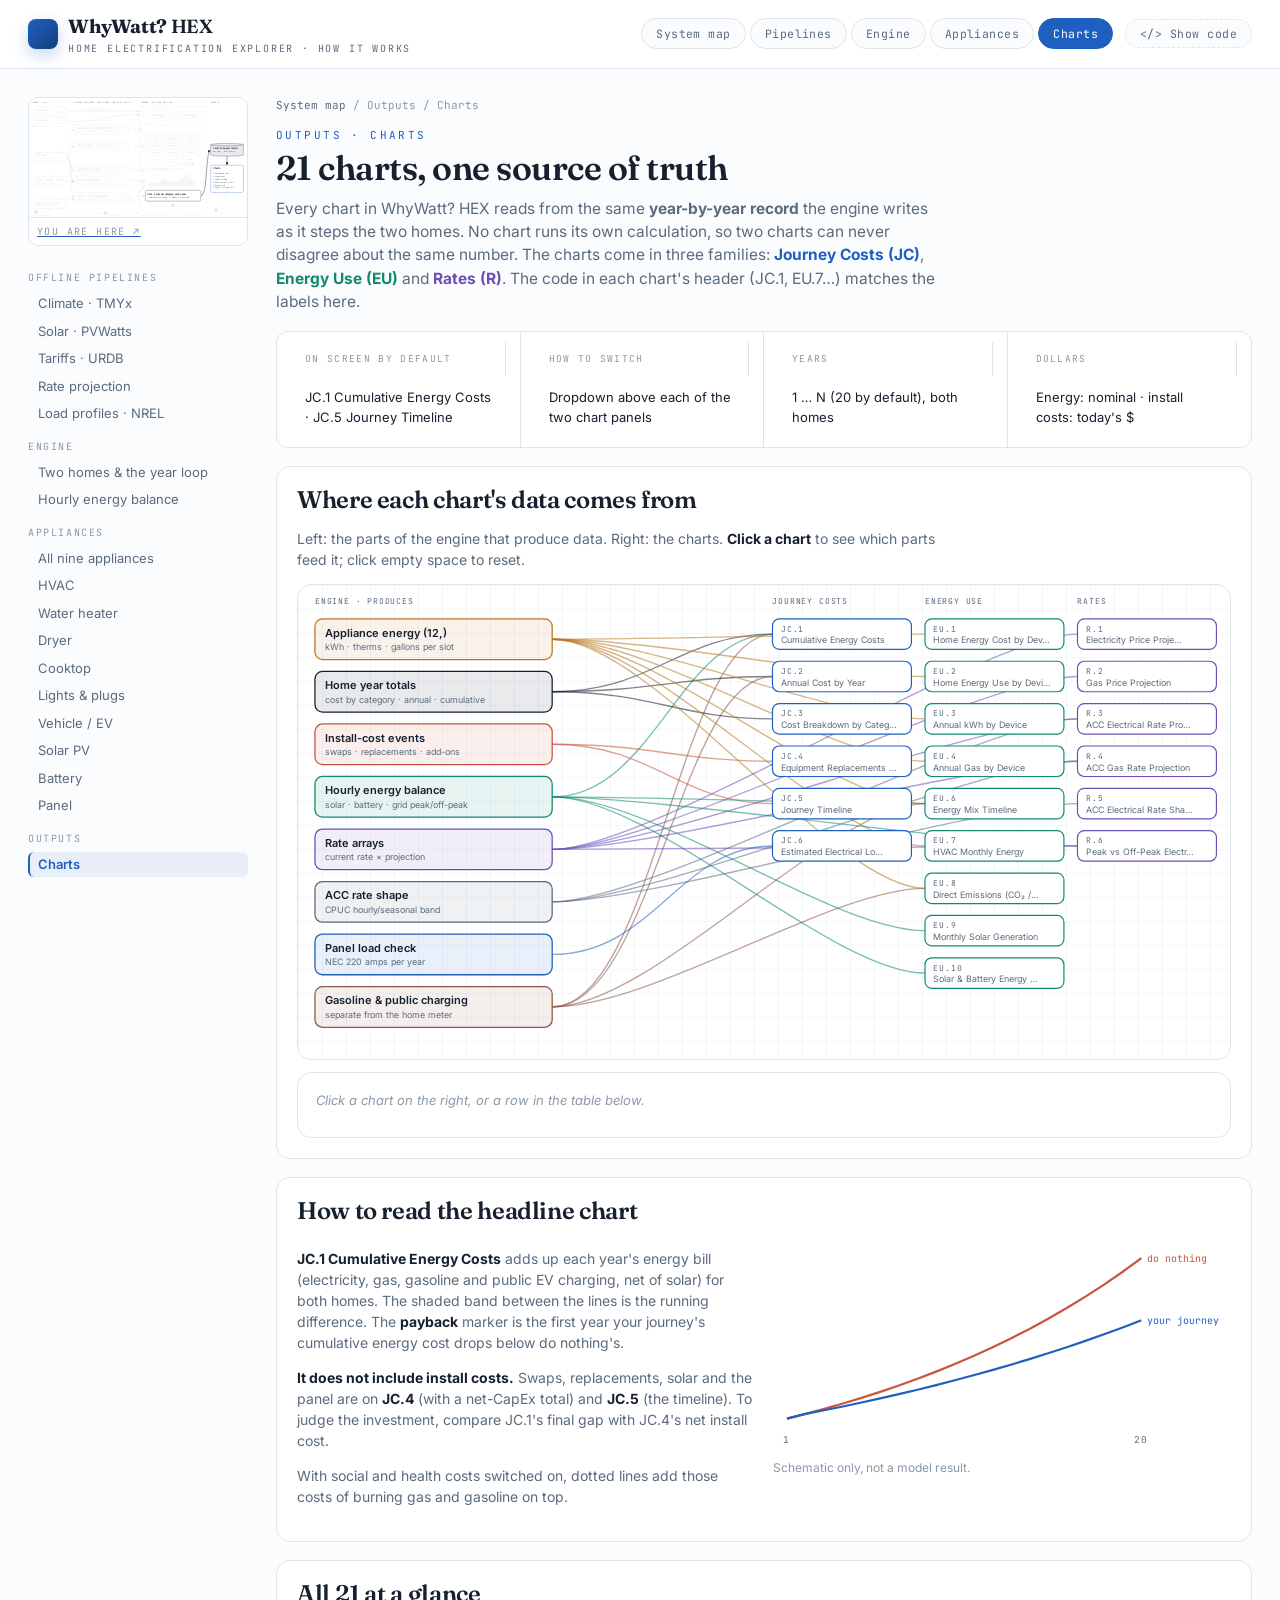
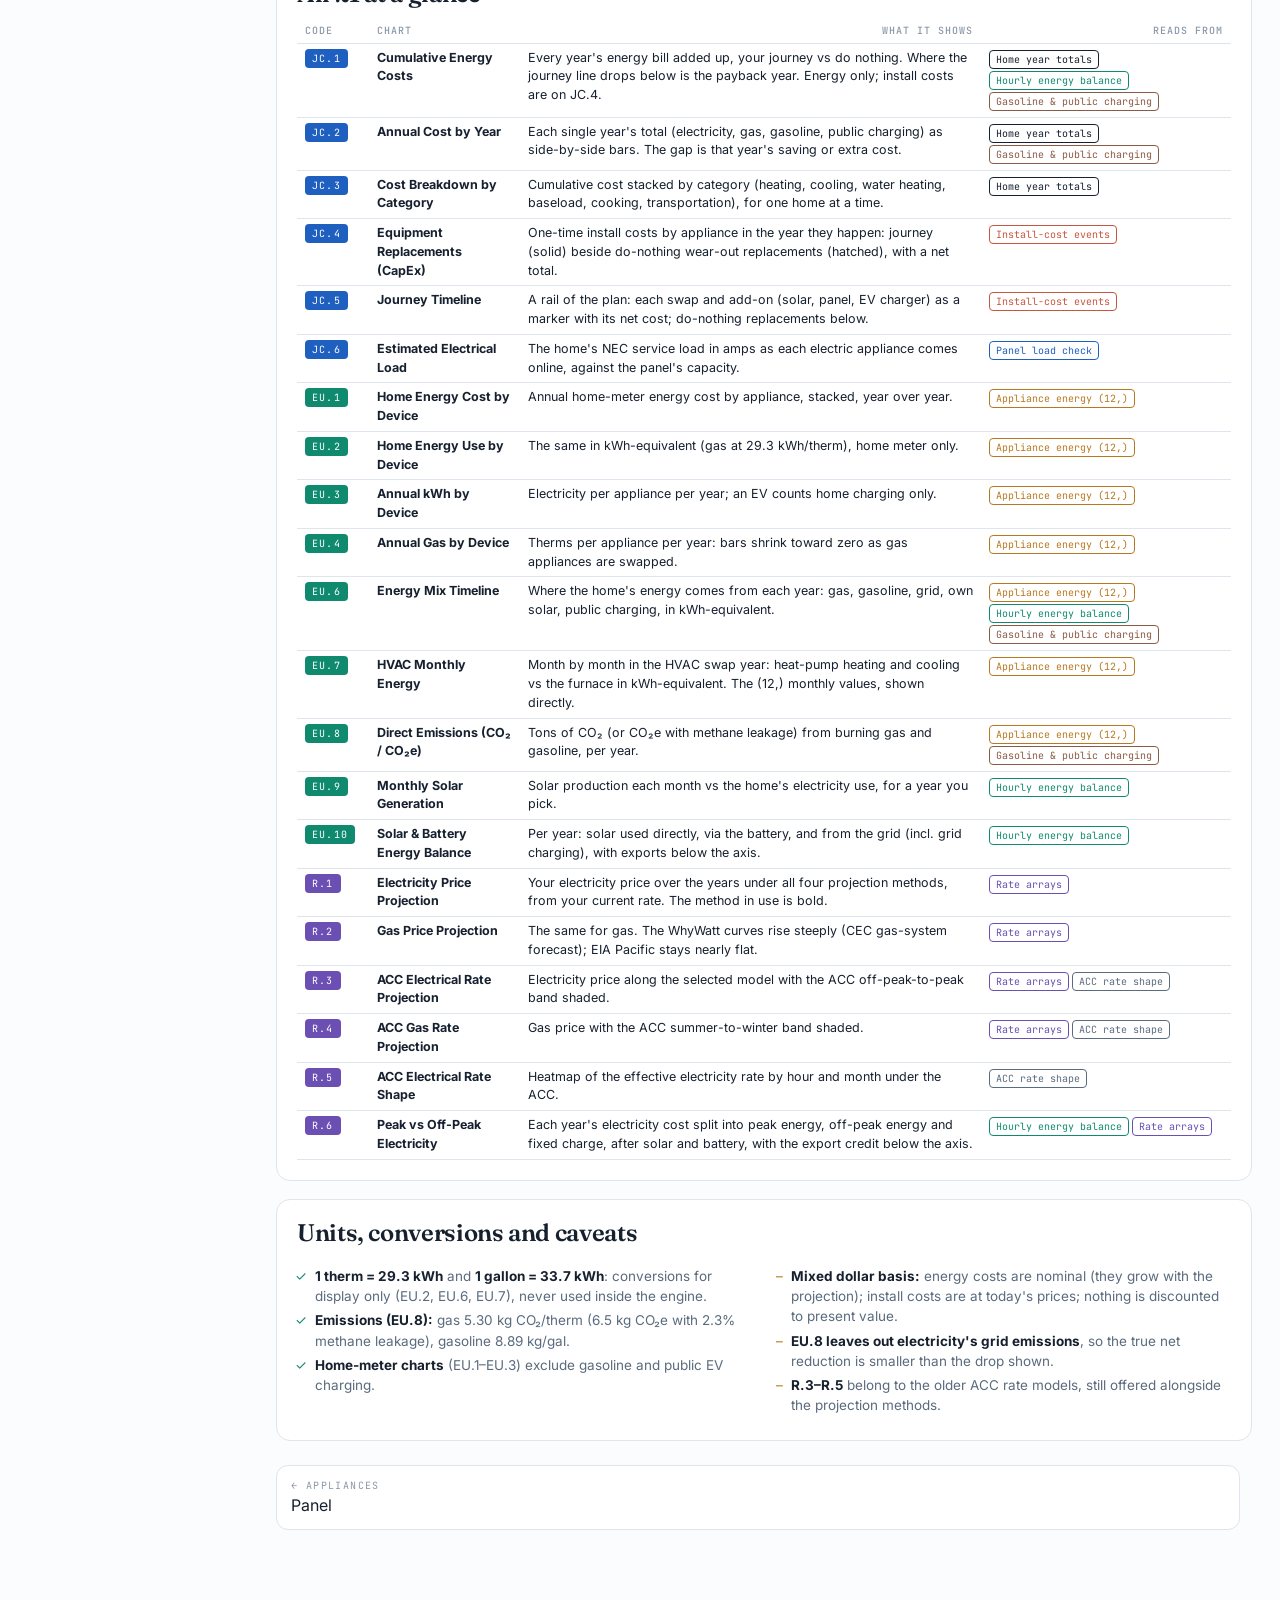
<file: explainer/charts.html>
<!DOCTYPE html>
<html lang="en">
<head>
<meta charset="utf-8">
<meta name="viewport" content="width=device-width, initial-scale=1.0">
<title>Charts · WhyWatt? HEX</title>
<meta name="description" content="The 21 charts in WhyWatt? HEX, what each one shows, and which part of the engine produced its data.">
<link rel="stylesheet" href="assets/explainer.css">
<style>
  .lineage svg .src rect{transition:opacity .2s, stroke-width .2s}
  .lineage svg .lnk{transition:opacity .2s}
  .lineage svg .chip{cursor:pointer}
  .lineage svg .chip rect{transition:stroke-width .15s}
  .lineage svg .chip:hover rect{stroke-width:2.2}
  .lineage.pick svg .lnk{opacity:.06}
  .lineage.pick svg .lnk.on{opacity:1}
  .lineage.pick svg .src rect{opacity:.35}
  .lineage.pick svg .src.on rect{opacity:1;stroke-width:2.4}
  .lineage.pick svg .chip rect{opacity:.45}
  .lineage.pick svg .chip.on rect{opacity:1;stroke-width:2.6}
  .fam{display:inline-block;font-family:var(--f-mono);font-size:10px;letter-spacing:.12em;padding:2px 7px;border-radius:4px;color:#fff;margin-right:6px}
  table.charts td:nth-child(n){text-align:left;vertical-align:top}
  table.charts td:first-child{font-family:var(--f-mono);white-space:nowrap}
  table.charts tr{cursor:pointer}
  table.charts tr:hover td{background:var(--journey-soft)}
  table.charts tr.on td{background:var(--journey-soft)}
  .srcchip{display:inline-block;font-family:var(--f-mono);font-size:10px;border-radius:4px;padding:1px 6px;margin:1px 3px 1px 0;border:1px solid}
</style>
</head>
<body data-root="" data-page="charts">
<main>
<div class="detail">
  <aside class="side" id="side"></aside>
  <div>
    <div class="crumbs"><a href="index.html">System map</a> / Outputs / Charts</div>
    <p class="eyebrow">Outputs · charts</p>
    <h1>21 charts, one source of truth</h1>
    <p class="lede">Every chart in WhyWatt? HEX reads from the same <b>year-by-year record</b> the engine writes as it steps the two homes. No chart runs its own calculation, so two charts can never disagree about the same number. The charts come in three families: <b style="color:var(--journey)">Journey Costs (JC)</b>, <b style="color:var(--solar)">Energy Use (EU)</b> and <b style="color:var(--proj)">Rates (R)</b>. The code in each chart's header (JC.1, EU.7…) matches the labels here.</p>

    <div class="facts">
      <div><div class="k">On screen by default</div><div class="v">JC.1 Cumulative Energy Costs · JC.5 Journey Timeline</div></div>
      <div><div class="k">How to switch</div><div class="v">Dropdown above each of the two chart panels</div></div>
      <div><div class="k">Years</div><div class="v">1 … N (20 by default), both homes</div></div>
      <div><div class="k">Dollars</div><div class="v">Energy: nominal · install costs: today's $</div></div>
    </div>

    <div class="block">
      <h2>Where each chart's data comes from</h2>
      <p>Left: the parts of the engine that produce data. Right: the charts. <b>Click a chart</b> to see which parts feed it; click empty space to reset.</p>
      <div class="canvas static lineage" id="lin"></div>
      <div id="card" class="drawer" style="position:static;min-height:0;margin-top:12px;box-shadow:none"><p class="empty">Click a chart on the right, or a row in the table below.</p></div>
    </div>

    <div class="block">
      <h2>How to read the headline chart</h2>
      <div class="row2">
        <div>
          <p><b>JC.1 Cumulative Energy Costs</b> adds up each year's energy bill (electricity, gas, gasoline and public EV charging, net of solar) for both homes. The shaded band between the lines is the running difference. The <b>payback</b> marker is the first year your journey's cumulative energy cost drops below do nothing's.</p>
          <p><b>It does not include install costs.</b> Swaps, replacements, solar and the panel are on <b>JC.4</b> (with a net-CapEx total) and <b>JC.5</b> (the timeline). To judge the investment, compare JC.1's final gap with JC.4's net install cost.</p>
          <p>With social and health costs switched on, dotted lines add those costs of burning gas and gasoline on top.</p>
        </div>
        <div class="chart"><svg id="schem"></svg><div class="caption">Schematic only, not a model result.</div></div>
      </div>
    </div>

    <div class="block">
      <h2>All 21 at a glance</h2>
      <table class="data charts" id="tbl"><thead><tr><th>Code</th><th>Chart</th><th>What it shows</th><th>Reads from</th></tr></thead><tbody></tbody></table>
    </div>

    <div class="block">
      <h2>Units, conversions and caveats</h2>
      <div class="row2">
        <ul class="tight">
          <li class="ok"><b>1 therm = 29.3 kWh</b> and <b>1 gallon = 33.7 kWh</b>: conversions for display only (EU.2, EU.6, EU.7), never used inside the engine.</li>
          <li class="ok"><b>Emissions (EU.8):</b> gas 5.30 kg CO₂/therm (6.5 kg CO₂e with 2.3% methane leakage), gasoline 8.89 kg/gal.</li>
          <li class="ok"><b>Home-meter charts</b> (EU.1–EU.3) exclude gasoline and public EV charging.</li>
        </ul>
        <ul class="tight">
          <li class="lim"><b>Mixed dollar basis:</b> energy costs are nominal (they grow with the projection); install costs are at today's prices; nothing is discounted to present value.</li>
          <li class="lim"><b>EU.8 leaves out electricity's grid emissions</b>, so the true net reduction is smaller than the drop shown.</li>
          <li class="lim"><b>R.3–R.5</b> belong to the older ACC rate models, still offered alongside the projection methods.</li>
        </ul>
      </div>
      <div class="sec code">Code</div>
      <div class="chips code"><span class="chip file">src/ui/charts.py · CHART_FNS</span><span class="chip file">src/ui/theme.py · CHART_OPTIONS, CHART_CODES</span><span class="chip file">src/model.py · DataCollector reporters</span><span class="chip file">src/journey.py · *_history</span><span class="chip file">docs/help/help_content.md §14</span></div>
    </div>
    <div class="pager" id="pager"></div>
  </div>
</div>
</main>
<script src="assets/nodes.js"></script>
<script src="assets/explainer.js"></script>
<script>
const {C, soft, txt, uniq, line} = WW;
const $ = id => document.getElementById(id);

/* Engine parts that produce chart data */
const SRC = [
  ['appl',  'Appliance energy (12,)',      'kWh · therms · gallons per slot', C.cl,  'appliances/index.html'],
  ['year',  'Home year totals',            'cost by category · annual · cumulative', C.ink, 'engine/loop.html'],
  ['capex', 'Install-cost events',         'swaps · replacements · add-ons', C.n,  'engine/loop.html'],
  ['hour',  'Hourly energy balance',       'solar · battery · grid peak/off-peak', C.s, 'engine/hourly-balance.html'],
  ['rates', 'Rate arrays',                 'current rate × projection', C.pr, 'pipelines/projection.html'],
  ['acc',   'ACC rate shape',              'CPUC hourly/seasonal band', C.slate, 'pipelines/projection.html'],
  ['panel', 'Panel load check',            'NEC 220 amps per year', C.j, 'appliances/panel.html'],
  ['fuel',  'Gasoline & public charging',  'separate from the home meter', '#8a5a44', 'appliances/vehicle.html'],
];
/* code, name, family, sources, description (from the app's help, §14) */
const CH = [
  ['JC.1','Cumulative Energy Costs','JC',['year','hour','fuel'],'Every year\'s energy bill added up, your journey vs do nothing. Where the journey line drops below is the payback year. Energy only; install costs are on JC.4.'],
  ['JC.2','Annual Cost by Year','JC',['year','fuel'],'Each single year\'s total (electricity, gas, gasoline, public charging) as side-by-side bars. The gap is that year\'s saving or extra cost.'],
  ['JC.3','Cost Breakdown by Category','JC',['year'],'Cumulative cost stacked by category (heating, cooling, water heating, baseload, cooking, transportation), for one home at a time.'],
  ['JC.4','Equipment Replacements (CapEx)','JC',['capex'],'One-time install costs by appliance in the year they happen: journey (solid) beside do-nothing wear-out replacements (hatched), with a net total.'],
  ['JC.5','Journey Timeline','JC',['capex'],'A rail of the plan: each swap and add-on (solar, panel, EV charger) as a marker with its net cost; do-nothing replacements below.'],
  ['JC.6','Estimated Electrical Load','JC',['panel'],'The home\'s NEC service load in amps as each electric appliance comes online, against the panel\'s capacity.'],
  ['EU.1','Home Energy Cost by Device','EU',['appl'],'Annual home-meter energy cost by appliance, stacked, year over year.'],
  ['EU.2','Home Energy Use by Device','EU',['appl'],'The same in kWh-equivalent (gas at 29.3 kWh/therm), home meter only.'],
  ['EU.3','Annual kWh by Device','EU',['appl'],'Electricity per appliance per year; an EV counts home charging only.'],
  ['EU.4','Annual Gas by Device','EU',['appl'],'Therms per appliance per year: bars shrink toward zero as gas appliances are swapped.'],
  ['EU.6','Energy Mix Timeline','EU',['appl','hour','fuel'],'Where the home\'s energy comes from each year: gas, gasoline, grid, own solar, public charging, in kWh-equivalent.'],
  ['EU.7','HVAC Monthly Energy','EU',['appl'],'Month by month in the HVAC swap year: heat-pump heating and cooling vs the furnace in kWh-equivalent. The (12,) monthly values, shown directly.'],
  ['EU.8','Direct Emissions (CO₂ / CO₂e)','EU',['appl','fuel'],'Tons of CO₂ (or CO₂e with methane leakage) from burning gas and gasoline, per year.'],
  ['EU.9','Monthly Solar Generation','EU',['hour'],'Solar production each month vs the home\'s electricity use, for a year you pick.'],
  ['EU.10','Solar & Battery Energy Balance','EU',['hour'],'Per year: solar used directly, via the battery, and from the grid (incl. grid charging), with exports below the axis.'],
  ['R.1','Electricity Price Projection','R',['rates'],'Your electricity price over the years under all four projection methods, from your current rate. The method in use is bold.'],
  ['R.2','Gas Price Projection','R',['rates'],'The same for gas. The WhyWatt curves rise steeply (CEC gas-system forecast); EIA Pacific stays nearly flat.'],
  ['R.3','ACC Electrical Rate Projection','R',['rates','acc'],'Electricity price along the selected model with the ACC off-peak-to-peak band shaded.'],
  ['R.4','ACC Gas Rate Projection','R',['rates','acc'],'Gas price with the ACC summer-to-winter band shaded.'],
  ['R.5','ACC Electrical Rate Shape','R',['acc'],'Heatmap of the effective electricity rate by hour and month under the ACC.'],
  ['R.6','Peak vs Off-Peak Electricity','R',['hour','rates'],'Each year\'s electricity cost split into peak energy, off-peak energy and fixed charge, after solar and battery, with the export credit below the axis.'],
];
const FAMC = {JC:C.j, EU:C.s, R:C.pr}, FAMN = {JC:'Journey Costs', EU:'Energy Use', R:'Rates'};

/* lineage diagram */
(function(){
  const W=1100, sy = i => 40 + i*62, sx = 20, sw = 280;
  const cols = {JC:[560,0], EU:[740,0], R:[920,0]}, cy = {}, cx = {};
  let s = `<svg viewBox="0 0 ${W} 560" xmlns="http://www.w3.org/2000/svg">`;
  s += txt(sx, 22, 'ENGINE · produces', 't-tag') + Object.entries(cols).map(([f,[x]]) => txt(x, 22, FAMN[f].toUpperCase(), 't-tag')).join('');
  CH.forEach(c => { const col = cols[c[2]]; cx[c[0]] = col[0]; cy[c[0]] = 40 + col[1]*50; col[1]++; });
  // links first (under the boxes)
  CH.forEach(c => c[3].forEach(k => { const i = SRC.findIndex(q => q[0]===k), y1 = sy(i)+24, y2 = cy[c[0]]+18, x2 = cx[c[0]];
    s += `<path class="lnk" data-c="${c[0]}" data-s="${k}" d="M${sx+sw},${y1} C${sx+sw+120},${y1} ${x2-110},${y2} ${x2},${y2}" fill="none" stroke="${SRC[i][3]}" stroke-width="1.6" opacity=".55"/>`; }));
  SRC.forEach(([k,t,sub,c,href],i) => { s += `<a href="${href}"><g class="src" data-s="${k}"><rect x="${sx}" y="${sy(i)}" width="${sw}" height="48" rx="9" fill="${soft(c)}" stroke="${c}" stroke-width="1.5"/>${txt(sx+12, sy(i)+21, t)}${txt(sx+12, sy(i)+37, sub, 't-sub')}</g></a>`; });
  CH.forEach(c => { const x = cx[c[0]], y = cy[c[0]], col = FAMC[c[2]];
    s += `<g class="chip" data-c="${c[0]}"><rect x="${x}" y="${y}" width="164" height="36" rx="8" fill="#fff" stroke="${col}" stroke-width="1.4"/>${txt(x+10, y+15, c[0], 't-tag')}${txt(x+10, y+29, c[1].length>24 ? c[1].slice(0,23)+'…' : c[1], 't-sub')}</g>`; });
  $('lin').innerHTML = uniq(s + '</svg>');
})();

function pick(code){
  const lin = $('lin'), c = CH.find(x => x[0]===code);
  lin.classList.toggle('pick', !!c);
  lin.querySelectorAll('.lnk').forEach(p => p.classList.toggle('on', !!c && p.dataset.c===code));
  lin.querySelectorAll('.chip').forEach(p => p.classList.toggle('on', !!c && p.dataset.c===code));
  lin.querySelectorAll('.src').forEach(p => p.classList.toggle('on', !!c && c[3].includes(p.dataset.s)));
  $('tbl').querySelectorAll('tr[data-c]').forEach(r => r.classList.toggle('on', !!c && r.dataset.c===code));
  $('card').innerHTML = c ? `<span class="fam" style="background:${FAMC[c[2]]}">${c[0]}</span><b style="font-family:var(--f-head);font-size:18px">${c[1]}</b><p style="margin-top:8px">${c[4]}</p><div class="sec">Reads from</div><div class="chips">${c[3].map(k => { const q = SRC.find(x=>x[0]===k); return `<a class="chip" href="${q[4]}" style="border-color:${q[3]};color:${q[3]}">${q[1]} →</a>`; }).join('')}</div>`
                     : '<p class="empty">Click a chart on the right, or a row in the table below.</p>';
}
$('lin').addEventListener('click', e => { const g = e.target.closest('.chip'); if(e.target.closest('a')) return; pick(g ? g.dataset.c : null); });

/* table */
$('tbl').querySelector('tbody').innerHTML = CH.map(c => `<tr data-c="${c[0]}"><td><span class="fam" style="background:${FAMC[c[2]]}">${c[0]}</span></td><td><b>${c[1]}</b></td><td>${c[4]}</td><td>${c[3].map(k => { const q = SRC.find(x=>x[0]===k); return `<span class="srcchip" style="border-color:${q[3]};color:${q[3]}">${q[1]}</span>`; }).join('')}</td></tr>`).join('');
$('tbl').querySelectorAll('tr[data-c]').forEach(r => r.onclick = () => { pick(r.dataset.c); $('lin').scrollIntoView({behavior:'smooth', block:'center'}); });

/* schematic JC.1 */
{ const yrs = [...Array(20).keys()].map(i=>String(i+1)), dn = [], jr = []; let a=0, b=0;
  for(let y=1;y<=20;y++){ a += 3000*Math.pow(1.06,y); b += (y<3?3000*Math.pow(1.06,y):2300*Math.pow(1.04,y)); dn.push(a); jr.push(b); }
  line($('schem'), {W:460, H:220, x0:14, right:90, x:yrs, every:19, min:0, max:Math.max(...dn)*1.05, ticks:[], series:[{d:dn,c:C.n,label:'do nothing'},{d:jr,c:C.j,label:'your journey'}]}); }
</script>
</body>
</html>
</file>
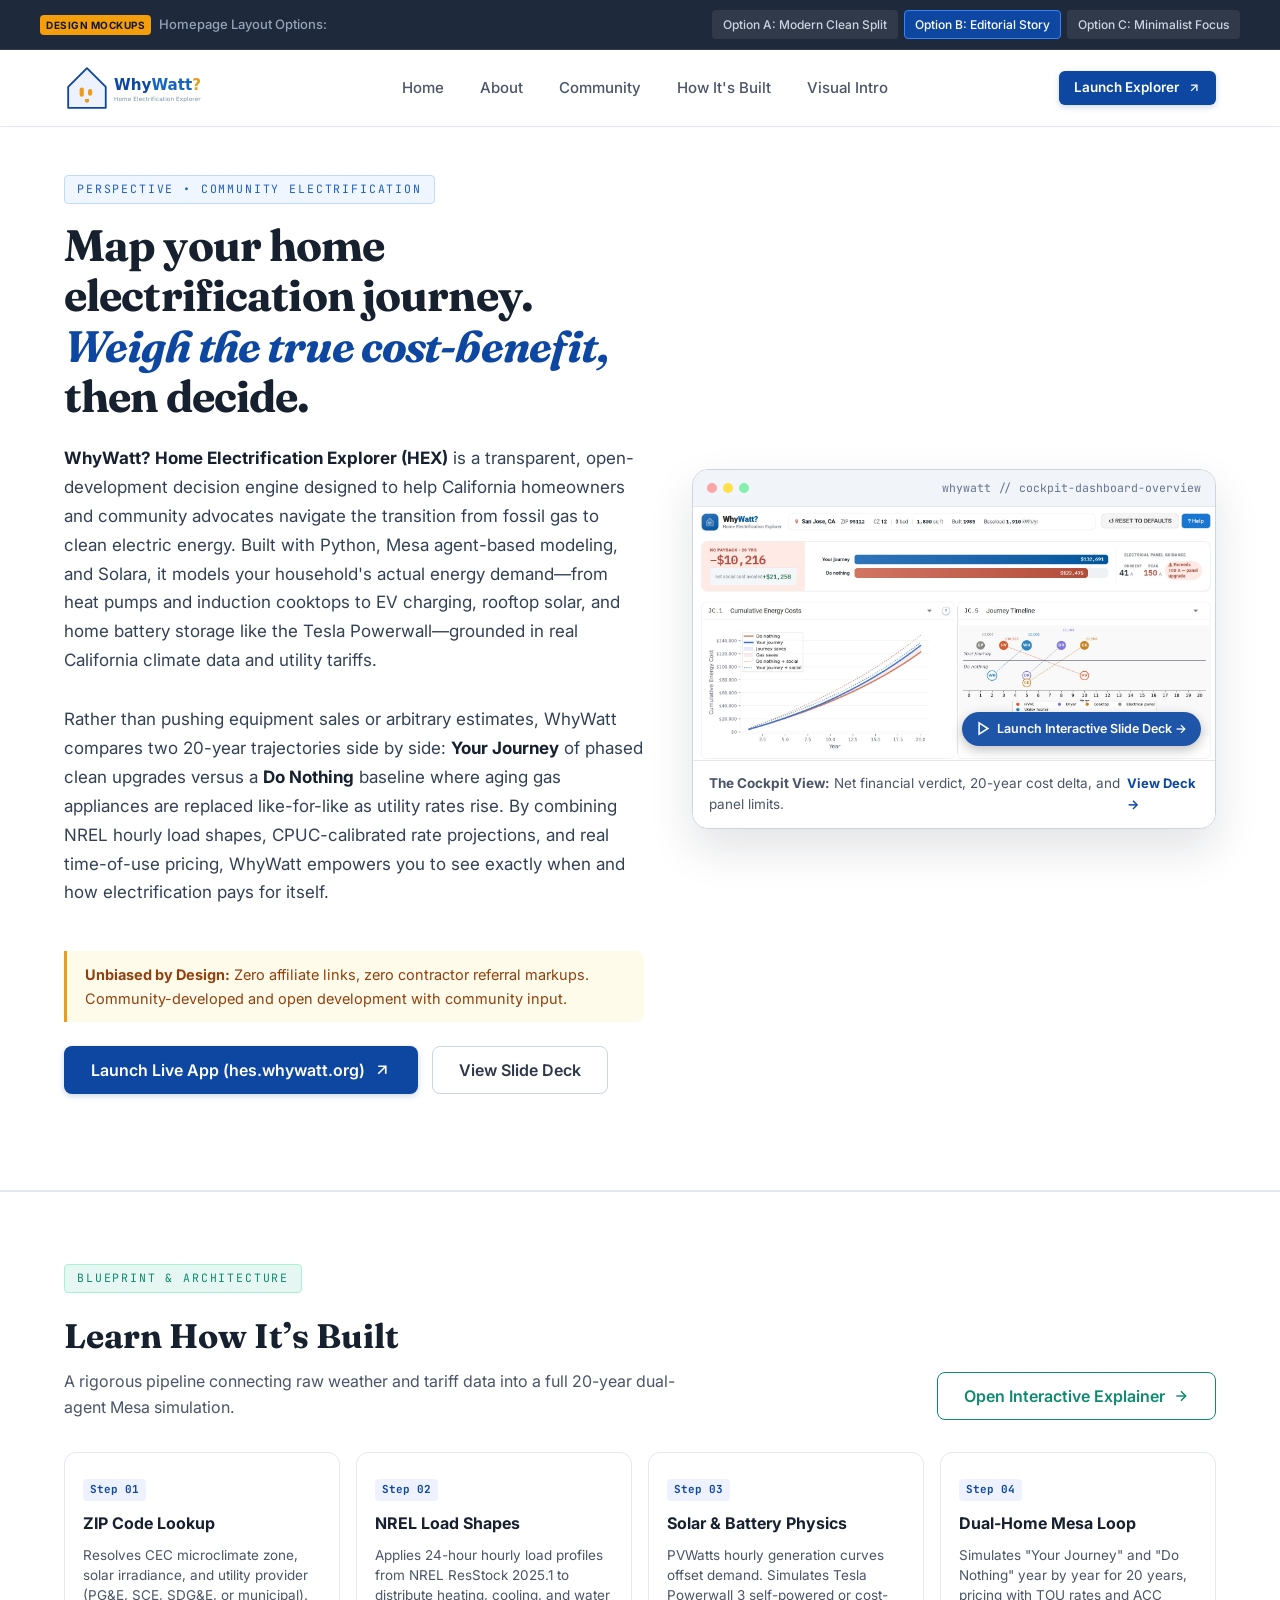
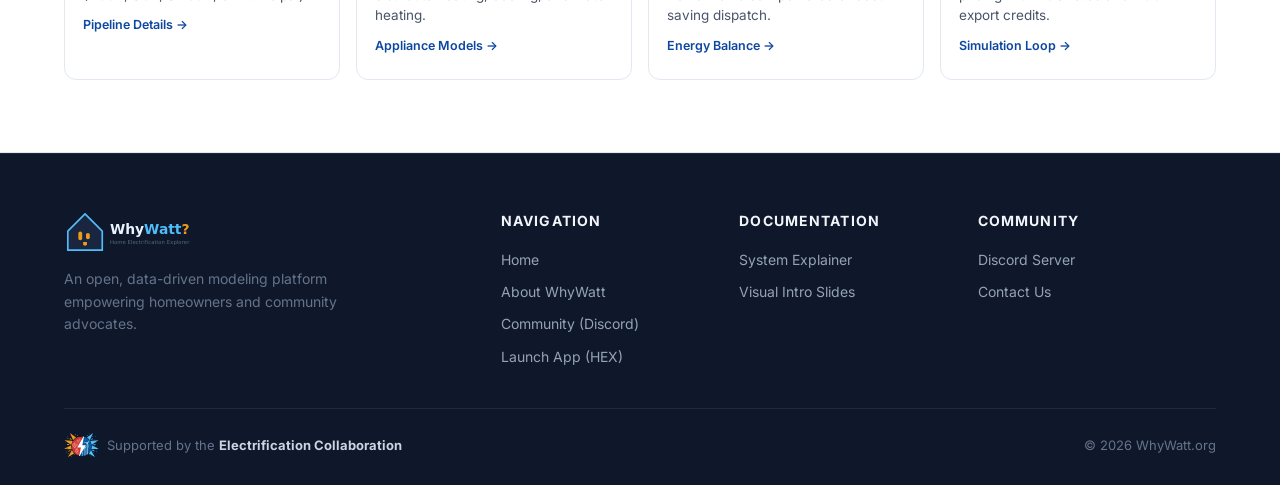
<file: mockups/layout-b-editorial.html>
<!DOCTYPE html>
<html lang="en">
<head>
  <meta charset="UTF-8">
  <meta name="viewport" content="width=device-width, initial-scale=1.0">
  <title>WhyWatt? | Layout Option B (Editorial Story)</title>
  <meta name="description" content="WhyWatt? Home Electrification Explorer mockup - Option B: Editorial Story & Process Blueprint.">
  <link rel="icon" type="image/svg+xml" href="../assets/WhyWatt.svg">
  <link rel="preconnect" href="https://fonts.googleapis.com">
  <link rel="preconnect" href="https://fonts.gstatic.com" crossorigin>
  <link href="https://fonts.googleapis.com/css2?family=Fraunces:opsz,wght@9..144,500;9..144,600;9..144,700;9..144,800&family=Inter:wght@400;500;600;700&family=JetBrains+Mono:wght@500;600&display=swap" rel="stylesheet">
  <link rel="stylesheet" href="../assets/css/style.css">
  <style>
    body {
      background-color: #fcfdfe;
    }
    .hero-title-editorial {
      font-family: 'Fraunces', serif;
      font-size: 44px;
      font-weight: 700;
      line-height: 1.15;
      color: #16202e;
      letter-spacing: -0.02em;
      margin-bottom: 22px;
    }
    .hero-title-editorial em {
      font-style: italic;
      color: var(--primary);
    }
    .editorial-badge {
      font-family: 'JetBrains Mono', monospace;
      font-size: 11.5px;
      letter-spacing: 0.16em;
      text-transform: uppercase;
      color: var(--journey-blue);
      background: #eff6ff;
      border: 1px solid #bfdbfe;
      padding: 4px 12px;
      border-radius: 4px;
      display: inline-block;
      margin-bottom: 16px;
    }
    .editorial-lede {
      font-size: 17px;
      line-height: 1.7;
      color: #334155;
      margin-bottom: 16px;
    }
    .editorial-quote-box {
      border-left: 3px solid var(--accent-amber);
      padding: 12px 18px;
      background: #fffbeb;
      border-radius: 0 8px 8px 0;
      margin: 18px 0 24px;
      font-size: 14.5px;
      color: #92400e;
    }
    /* Process timeline blueprint */
    .timeline-blueprint {
      display: grid;
      grid-template-columns: repeat(4, 1fr);
      gap: 16px;
      margin-top: 32px;
    }
    .timeline-step-card {
      background: #ffffff;
      border: 1px solid var(--line);
      border-radius: 12px;
      padding: 22px 18px;
      position: relative;
      transition: all 0.2s ease;
    }
    .timeline-step-card:hover {
      border-color: var(--primary);
      transform: translateY(-2px);
      box-shadow: var(--shadow-md);
    }
    .step-number {
      font-family: 'JetBrains Mono', monospace;
      font-size: 11px;
      font-weight: 700;
      color: var(--primary);
      background: #eef2ff;
      border-radius: 4px;
      padding: 2px 7px;
      display: inline-block;
      margin-bottom: 10px;
    }
    .timeline-step-card h4 {
      font-size: 16px;
      font-weight: 700;
      color: var(--ink);
      margin-bottom: 8px;
    }
    .timeline-step-card p {
      font-size: 13.5px;
      color: var(--slate);
      line-height: 1.5;
    }
    @media (max-width: 900px) {
      .timeline-blueprint {
        grid-template-columns: 1fr 1fr;
      }
    }
    @media (max-width: 600px) {
      .timeline-blueprint {
        grid-template-columns: 1fr;
      }
    }
  </style>
</head>
<body>

  <!-- Mockup Layout Switcher -->
  <aside class="mockup-switcher-bar">
    <div class="mockup-switcher-inner">
      <div class="mockup-switcher-label">
        <span class="mockup-badge-pill">Design Mockups</span>
        <span>Homepage Layout Options:</span>
      </div>
      <div class="mockup-options">
        <a href="../index.html" class="mockup-opt-btn">Option A: Modern Clean Split</a>
        <a href="layout-b-editorial.html" class="mockup-opt-btn active">Option B: Editorial Story</a>
        <a href="layout-c-minimal.html" class="mockup-opt-btn">Option C: Minimalist Focus</a>
      </div>
    </div>
  </aside>

  <!-- Top Navigation Header -->
  <header class="site-header">
    <div class="nav-container">
      <a href="../index.html" class="brand-link" title="WhyWatt? Home Electrification Explorer">
        <img src="../assets/WhyWatt_explorer.svg" alt="WhyWatt Logo" class="brand-logo-img">
      </a>

      <button class="nav-toggle-btn" id="navToggle" aria-label="Toggle Navigation Menu">
        <svg width="24" height="24" viewBox="0 0 24 24" fill="none" stroke="currentColor" stroke-width="2">
          <line x1="3" y1="12" x2="21" y2="12"></line>
          <line x1="3" y1="6" x2="21" y2="6"></line>
          <line x1="3" y1="18" x2="21" y2="18"></line>
        </svg>
      </button>

      <nav>
        <ul class="nav-menu" id="navMenu">
          <li class="nav-item"><a href="../index.html">Home</a></li>
          <li class="nav-item"><a href="../about.html">About</a></li>
          <li class="nav-item"><a href="../community.html">Community</a></li>
          <li class="nav-item"><a href="../explainer/index.html">How It's Built</a></li>
          <li class="nav-item"><a href="../presentations/intro_whywatt_v1/index.html">Visual Intro</a></li>
        </ul>
      </nav>

      <div class="nav-actions">
        <a href="https://hes.whywatt.org/" target="_blank" rel="noopener noreferrer" class="btn btn-primary btn-sm">
          <span>Launch Explorer</span>
          <svg width="14" height="14" viewBox="0 0 24 24" fill="none" stroke="currentColor" stroke-width="2.2">
            <line x1="7" y1="17" x2="17" y2="7"></line>
            <polyline points="7 7 17 7 17 17"></polyline>
          </svg>
        </a>
      </div>
    </div>
  </header>

  <!-- Hero Section: Editorial Story Format -->
  <section class="hero-section" style="background:#ffffff;padding-top:48px;">
    <div class="container">
      <div class="hero-grid" style="grid-template-columns: 1.05fr 0.95fr;">
        
        <!-- Left: Editorial Story -->
        <div>
          <div class="editorial-badge">Perspective • Community Electrification</div>
          
          <h1 class="hero-title-editorial">
            Map your home electrification journey. <em>Weigh the true cost-benefit,</em> then decide.
          </h1>

          <div class="hero-body">
            <p class="editorial-lede">
              <strong>WhyWatt? Home Electrification Explorer (HEX)</strong> is a transparent, open-development decision engine designed to help California homeowners and community advocates navigate the transition from fossil gas to clean electric energy. Built with Python, Mesa agent-based modeling, and Solara, it models your household's actual energy demand—from heat pumps and induction cooktops to EV charging, rooftop solar, and home battery storage like the Tesla Powerwall—grounded in real California climate data and utility tariffs.
            </p>
            <p class="editorial-lede">
              Rather than pushing equipment sales or arbitrary estimates, WhyWatt compares two 20-year trajectories side by side: <strong>Your Journey</strong> of phased clean upgrades versus a <strong>Do Nothing</strong> baseline where aging gas appliances are replaced like-for-like as utility rates rise. By combining NREL hourly load shapes, CPUC-calibrated rate projections, and real time-of-use pricing, WhyWatt empowers you to see exactly when and how electrification pays for itself.
            </p>
          </div>

          <div class="editorial-quote-box">
            <strong>Unbiased by Design:</strong> Zero affiliate links, zero contractor referral markups. Community-developed and open development with community input.
          </div>

          <div class="hero-cta-group">
            <a href="https://hes.whywatt.org/" target="_blank" rel="noopener noreferrer" class="btn btn-primary btn-lg">
              <span>Launch Live App (hes.whywatt.org)</span>
              <svg width="18" height="18" viewBox="0 0 24 24" fill="none" stroke="currentColor" stroke-width="2.2">
                <line x1="7" y1="17" x2="17" y2="7"></line>
                <polyline points="7 7 17 7 17 17"></polyline>
              </svg>
            </a>
            <a href="../presentations/intro_whywatt_v1/index.html" class="btn btn-secondary btn-lg">
              <span>View Slide Deck</span>
            </a>
          </div>
        </div>

        <!-- Right: Wide Cockpit Dashboard View linking to Presentations -->
        <div>
          <div class="hero-image-card" style="box-shadow: 0 20px 45px rgba(15, 23, 42, 0.12);">
            <div class="card-window-bar">
              <div class="window-dots">
                <span></span><span></span><span></span>
              </div>
              <div class="window-title">
                whywatt // cockpit-dashboard-overview
              </div>
            </div>

            <a href="../presentations/intro_whywatt_v1/index.html" class="card-image-wrap" title="Click to view interactive intro presentation">
              <img src="../assets/images/whywatt-top-cockpit.jpg" alt="WhyWatt Cockpit Dashboard showing the verdict, cost bars, and 20-year cumulative trajectories">
              <div class="image-overlay-badge" style="background:rgba(13, 71, 161, 0.92);">
                <svg width="15" height="15" viewBox="0 0 24 24" fill="none" stroke="currentColor" stroke-width="2.5">
                  <polygon points="5 3 19 12 5 21 5 3"></polygon>
                </svg>
                <span>Launch Interactive Slide Deck &rarr;</span>
              </div>
            </a>

            <div class="hero-image-caption">
              <span><strong>The Cockpit View:</strong> Net financial verdict, 20-year cost delta, and panel limits.</span>
              <a href="../presentations/intro_whywatt_v1/index.html" style="font-weight:700;font-size:13px;">View Deck &rarr;</a>
            </div>
          </div>
        </div>

      </div>
    </div>
  </section>

  <!-- Process Blueprint: Learn How It's Built -->
  <section class="section section-alt">
    <div class="container">
      
      <div style="display:flex;justify-content:space-between;align-items:flex-end;flex-wrap:wrap;gap:20px;margin-bottom:32px;">
        <div>
          <span class="editorial-badge" style="background:#e6f6f2;color:#0f8a6f;border-color:#a7f3d0;">Blueprint &amp; Architecture</span>
          <h2 style="font-family:'Fraunces',serif;font-size:34px;font-weight:700;color:var(--ink);">
            Learn How It’s Built
          </h2>
          <p style="color:var(--slate);font-size:16px;max-width:620px;margin-top:6px;">
            A rigorous pipeline connecting raw weather and tariff data into a full 20-year dual-agent Mesa simulation.
          </p>
        </div>

        <a href="../explainer/index.html" class="btn btn-outline-solar btn-lg">
          <span>Open Interactive Explainer</span>
          <svg width="16" height="16" viewBox="0 0 24 24" fill="none" stroke="currentColor" stroke-width="2.2">
            <line x1="5" y1="12" x2="19" y2="12"></line>
            <polyline points="12 5 19 12 12 19"></polyline>
          </svg>
        </a>
      </div>

      <!-- Chronological Blueprint Steps -->
      <div class="timeline-blueprint">
        
        <div class="timeline-step-card">
          <span class="step-number">Step 01</span>
          <h4>ZIP Code Lookup</h4>
          <p>
            Resolves CEC microclimate zone, solar irradiance, and utility provider (PG&amp;E, SCE, SDG&amp;E, or municipal).
          </p>
          <a href="../explainer/pipelines/climate.html" style="font-size:12.5px;font-weight:600;display:inline-block;margin-top:10px;">Pipeline Details &rarr;</a>
        </div>

        <div class="timeline-step-card">
          <span class="step-number">Step 02</span>
          <h4>NREL Load Shapes</h4>
          <p>
            Applies 24-hour hourly load profiles from NREL ResStock 2025.1 to distribute heating, cooling, and water heating.
          </p>
          <a href="../explainer/appliances/index.html" style="font-size:12.5px;font-weight:600;display:inline-block;margin-top:10px;">Appliance Models &rarr;</a>
        </div>

        <div class="timeline-step-card">
          <span class="step-number">Step 03</span>
          <h4>Solar &amp; Battery Physics</h4>
          <p>
            PVWatts hourly generation curves offset demand. Simulates Tesla Powerwall 3 self-powered or cost-saving dispatch.
          </p>
          <a href="../explainer/engine/hourly-balance.html" style="font-size:12.5px;font-weight:600;display:inline-block;margin-top:10px;">Energy Balance &rarr;</a>
        </div>

        <div class="timeline-step-card">
          <span class="step-number">Step 04</span>
          <h4>Dual-Home Mesa Loop</h4>
          <p>
            Simulates "Your Journey" and "Do Nothing" year by year for 20 years, pricing with TOU rates and ACC export credits.
          </p>
          <a href="../explainer/engine/loop.html" style="font-size:12.5px;font-weight:600;display:inline-block;margin-top:10px;">Simulation Loop &rarr;</a>
        </div>

      </div>

    </div>
  </section>

  <!-- Site Footer -->
  <footer class="site-footer">
    <div class="container">
      <div class="footer-grid">
        <div class="footer-brand">
          <img src="../assets/WhyWatt_explorer_dark.svg" alt="WhyWatt Logo" style="height:44px;width:auto;margin-bottom:8px;">
          <p>An open, data-driven modeling platform empowering homeowners and community advocates.</p>
        </div>
        <div class="footer-col">
          <h5>Navigation</h5>
          <ul>
            <li><a href="../index.html">Home</a></li>
            <li><a href="../about.html">About WhyWatt</a></li>
            <li><a href="../community.html">Community (Discord)</a></li>
            <li><a href="https://hes.whywatt.org/" target="_blank" rel="noopener noreferrer">Launch App (HEX)</a></li>
          </ul>
        </div>
        <div class="footer-col">
          <h5>Documentation</h5>
          <ul>
            <li><a href="../explainer/index.html">System Explainer</a></li>
            <li><a href="../presentations/intro_whywatt_v1/index.html">Visual Intro Slides</a></li>
          </ul>
        </div>
        <div class="footer-col">
          <h5>Community</h5>
          <ul>
            <li><a href="https://discord.gg/NreyDh9mt2" target="_blank" rel="noopener noreferrer">Discord Server</a></li>
            <li><a href="mailto:vijay@whywatt.org">Contact Us</a></li>
          </ul>
        </div>
      </div>
      <div class="footer-bottom">
        <div class="collaboration-tag">
          <img src="../assets/echo_icon.svg" alt="Electrification Collaboration Logo" style="height:24px;width:auto;display:inline-block;">
          <span>Supported by the <strong>Electrification Collaboration</strong></span>
        </div>
        <div>&copy; 2026 WhyWatt.org</div>
      </div>
    </div>
  </footer>

  <script>
    const navToggle = document.getElementById('navToggle');
    const navMenu = document.getElementById('navMenu');
    if (navToggle && navMenu) {
      navToggle.addEventListener('click', () => { navMenu.classList.toggle('open'); });
    }
  </script>
</body>
</html>
</file>
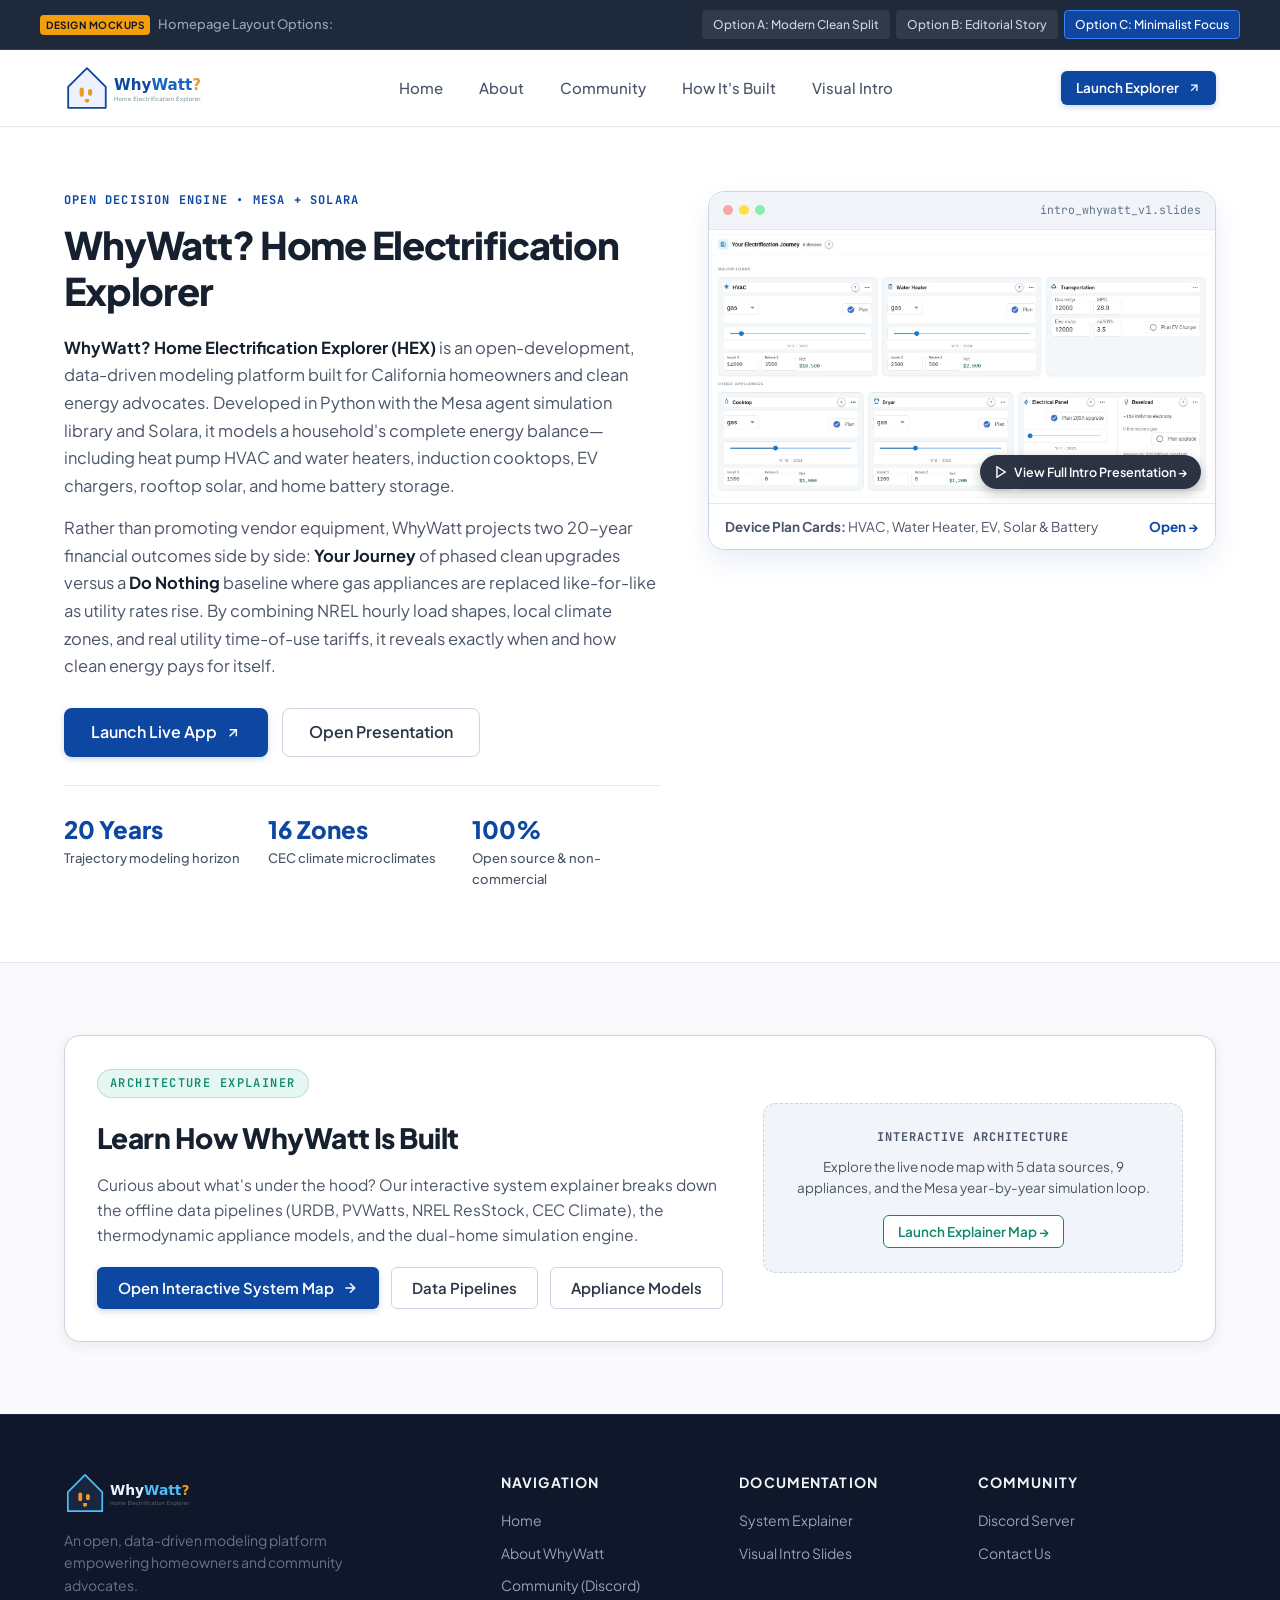
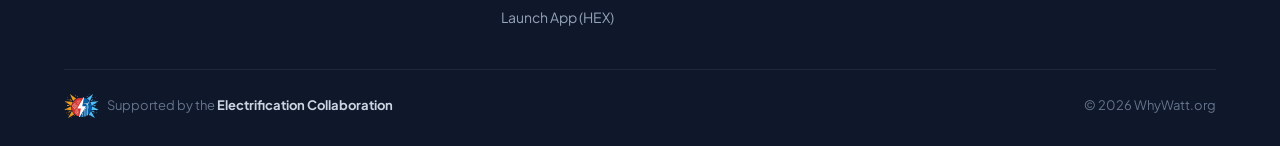
<file: mockups/layout-c-minimal.html>
<!DOCTYPE html>
<html lang="en">
<head>
  <meta charset="UTF-8">
  <meta name="viewport" content="width=device-width, initial-scale=1.0">
  <title>WhyWatt? | Layout Option C (Minimalist Focus)</title>
  <meta name="description" content="WhyWatt? Home Electrification Explorer mockup - Option C: Minimalist Focus.">
  <link rel="icon" type="image/svg+xml" href="../assets/WhyWatt.svg">
  <link rel="preconnect" href="https://fonts.googleapis.com">
  <link rel="preconnect" href="https://fonts.gstatic.com" crossorigin>
  <link href="https://fonts.googleapis.com/css2?family=Plus+Jakarta+Sans:wght@400;500;600;700;800&family=JetBrains+Mono:wght@500;600&display=swap" rel="stylesheet">
  <link rel="stylesheet" href="../assets/css/style.css">
  <style>
    body {
      font-family: 'Plus Jakarta Sans', sans-serif;
      background: #fafafc;
    }
    .minimal-hero {
      padding: 64px 0 72px;
      background: #ffffff;
      border-bottom: 1px solid var(--line);
    }
    .minimal-stat-grid {
      display: grid;
      grid-template-columns: repeat(3, 1fr);
      gap: 16px;
      margin-top: 24px;
      padding-top: 24px;
      border-top: 1px solid var(--line);
    }
    .minimal-stat-item h4 {
      font-size: 24px;
      font-weight: 800;
      color: var(--primary);
    }
    .minimal-stat-item p {
      font-size: 13px;
      color: var(--slate);
      font-weight: 500;
    }
    .explainer-preview-box {
      background: #ffffff;
      border: 1px solid var(--line-strong);
      border-radius: var(--radius-lg);
      padding: 32px;
      box-shadow: var(--shadow-md);
      display: grid;
      grid-template-columns: 1.2fr 0.8fr;
      gap: 36px;
      align-items: center;
    }
    @media (max-width: 900px) {
      .explainer-preview-box {
        grid-template-columns: 1fr;
      }
      .minimal-stat-grid {
        grid-template-columns: 1fr;
      }
    }
  </style>
</head>
<body>

  <!-- Mockup Layout Switcher -->
  <aside class="mockup-switcher-bar">
    <div class="mockup-switcher-inner">
      <div class="mockup-switcher-label">
        <span class="mockup-badge-pill">Design Mockups</span>
        <span>Homepage Layout Options:</span>
      </div>
      <div class="mockup-options">
        <a href="../index.html" class="mockup-opt-btn">Option A: Modern Clean Split</a>
        <a href="layout-b-editorial.html" class="mockup-opt-btn">Option B: Editorial Story</a>
        <a href="layout-c-minimal.html" class="mockup-opt-btn active">Option C: Minimalist Focus</a>
      </div>
    </div>
  </aside>

  <!-- Top Navigation Header -->
  <header class="site-header">
    <div class="nav-container">
      <a href="../index.html" class="brand-link" title="WhyWatt? Home Electrification Explorer">
        <img src="../assets/WhyWatt_explorer.svg" alt="WhyWatt Logo" class="brand-logo-img">
      </a>

      <button class="nav-toggle-btn" id="navToggle" aria-label="Toggle Navigation Menu">
        <svg width="24" height="24" viewBox="0 0 24 24" fill="none" stroke="currentColor" stroke-width="2">
          <line x1="3" y1="12" x2="21" y2="12"></line>
          <line x1="3" y1="6" x2="21" y2="6"></line>
          <line x1="3" y1="18" x2="21" y2="18"></line>
        </svg>
      </button>

      <nav>
        <ul class="nav-menu" id="navMenu">
          <li class="nav-item"><a href="../index.html">Home</a></li>
          <li class="nav-item"><a href="../about.html">About</a></li>
          <li class="nav-item"><a href="../community.html">Community</a></li>
          <li class="nav-item"><a href="../explainer/index.html">How It's Built</a></li>
          <li class="nav-item"><a href="../presentations/intro_whywatt_v1/index.html">Visual Intro</a></li>
        </ul>
      </nav>

      <div class="nav-actions">
        <a href="https://hes.whywatt.org/" target="_blank" rel="noopener noreferrer" class="btn btn-primary btn-sm">
          <span>Launch Explorer</span>
          <svg width="14" height="14" viewBox="0 0 24 24" fill="none" stroke="currentColor" stroke-width="2.2">
            <line x1="7" y1="17" x2="17" y2="7"></line>
            <polyline points="7 7 17 7 17 17"></polyline>
          </svg>
        </a>
      </div>
    </div>
  </header>

  <!-- Minimal Hero -->
  <section class="minimal-hero">
    <div class="container">
      <div class="hero-grid" style="align-items: flex-start;">
        
        <!-- Left: 2-Paragraph Intro -->
        <div>
          <div style="font-family:var(--font-mono);font-size:12px;font-weight:700;color:var(--primary);letter-spacing:0.1em;text-transform:uppercase;margin-bottom:12px;">
            Open Decision Engine • Mesa + Solara
          </div>

          <h1 style="font-size:38px;font-weight:800;letter-spacing:-0.03em;color:var(--ink);line-height:1.2;margin-bottom:20px;">
            WhyWatt? Home Electrification Explorer
          </h1>

          <div class="hero-body">
            <p>
              <strong>WhyWatt? Home Electrification Explorer (HEX)</strong> is an open-development, data-driven modeling platform built for California homeowners and clean energy advocates. Developed in Python with the Mesa agent simulation library and Solara, it models a household's complete energy balance—including heat pump HVAC and water heaters, induction cooktops, EV chargers, rooftop solar, and home battery storage.
            </p>
            <p>
              Rather than promoting vendor equipment, WhyWatt projects two 20-year financial outcomes side by side: <strong>Your Journey</strong> of phased clean upgrades versus a <strong>Do Nothing</strong> baseline where gas appliances are replaced like-for-like as utility rates rise. By combining NREL hourly load shapes, local climate zones, and real utility time-of-use tariffs, it reveals exactly when and how clean energy pays for itself.
            </p>
          </div>

          <div class="hero-cta-group">
            <a href="https://hes.whywatt.org/" target="_blank" rel="noopener noreferrer" class="btn btn-primary btn-lg">
              <span>Launch Live App</span>
              <svg width="16" height="16" viewBox="0 0 24 24" fill="none" stroke="currentColor" stroke-width="2.2">
                <line x1="7" y1="17" x2="17" y2="7"></line>
                <polyline points="7 7 17 7 17 17"></polyline>
              </svg>
            </a>
            <a href="../presentations/intro_whywatt_v1/index.html" class="btn btn-secondary btn-lg">
              <span>Open Presentation</span>
            </a>
          </div>

          <div class="minimal-stat-grid">
            <div class="minimal-stat-item">
              <h4>20 Years</h4>
              <p>Trajectory modeling horizon</p>
            </div>
            <div class="minimal-stat-item">
              <h4>16 Zones</h4>
              <p>CEC climate microclimates</p>
            </div>
            <div class="minimal-stat-item">
              <h4>100%</h4>
              <p>Open source &amp; non-commercial</p>
            </div>
          </div>
        </div>

        <!-- Right: Side Image Card Linking to Presentations -->
        <div>
          <div class="hero-image-card">
            <div class="card-window-bar">
              <div class="window-dots">
                <span></span><span></span><span></span>
              </div>
              <div class="window-title">intro_whywatt_v1.slides</div>
            </div>

            <a href="../presentations/intro_whywatt_v1/index.html" class="card-image-wrap">
              <img src="../assets/images/whywatt-your-journey.jpg" alt="Your Electrification Journey — Device upgrade cards in WhyWatt">
              <div class="image-overlay-badge">
                <svg width="14" height="14" viewBox="0 0 24 24" fill="none" stroke="currentColor" stroke-width="2.5">
                  <polygon points="5 3 19 12 5 21 5 3"></polygon>
                </svg>
                <span>View Full Intro Presentation &rarr;</span>
              </div>
            </a>

            <div class="hero-image-caption">
              <span><strong>Device Plan Cards:</strong> HVAC, Water Heater, EV, Solar &amp; Battery</span>
              <a href="../presentations/intro_whywatt_v1/index.html" style="font-weight:700;">Open &rarr;</a>
            </div>
          </div>
        </div>

      </div>
    </div>
  </section>

  <!-- Section: Learn How It's Built -->
  <section class="section">
    <div class="container">
      
      <div class="explainer-preview-box">
        <div>
          <div class="eyebrow" style="background:#e6f6f2;color:#0f8a6f;border-color:rgba(15,138,111,0.2);">
            Architecture Explainer
          </div>
          <h2 style="font-size:28px;font-weight:800;color:var(--ink);letter-spacing:-0.02em;margin-bottom:12px;">
            Learn How WhyWatt Is Built
          </h2>
          <p style="font-size:15.5px;color:var(--slate);line-height:1.6;margin-bottom:20px;">
            Curious about what's under the hood? Our interactive system explainer breaks down the offline data pipelines (URDB, PVWatts, NREL ResStock, CEC Climate), the thermodynamic appliance models, and the dual-home simulation engine.
          </p>

          <div style="display:flex;gap:12px;flex-wrap:wrap;">
            <a href="../explainer/index.html" class="btn btn-primary">
              <span>Open Interactive System Map</span>
              <svg width="16" height="16" viewBox="0 0 24 24" fill="none" stroke="currentColor" stroke-width="2.2">
                <line x1="5" y1="12" x2="19" y2="12"></line>
                <polyline points="12 5 19 12 12 19"></polyline>
              </svg>
            </a>
            <a href="../explainer/pipelines/climate.html" class="btn btn-secondary">
              <span>Data Pipelines</span>
            </a>
            <a href="../explainer/appliances/index.html" class="btn btn-secondary">
              <span>Appliance Models</span>
            </a>
          </div>
        </div>

        <div style="background:var(--bg-subtle);border:1px dashed var(--line-strong);border-radius:12px;padding:24px;text-align:center;">
          <div style="font-family:var(--font-mono);font-size:12px;font-weight:700;color:var(--slate);text-transform:uppercase;letter-spacing:0.08em;margin-bottom:8px;">
            Interactive Architecture
          </div>
          <p style="font-size:13.5px;color:var(--slate);margin-bottom:16px;">
            Explore the live node map with 5 data sources, 9 appliances, and the Mesa year-by-year simulation loop.
          </p>
          <a href="../explainer/index.html" class="btn btn-sm btn-outline-solar" style="background:#fff;">
            Launch Explainer Map &rarr;
          </a>
        </div>
      </div>

    </div>
  </section>

  <!-- Site Footer -->
  <footer class="site-footer">
    <div class="container">
      <div class="footer-grid">
        <div class="footer-brand">
          <img src="../assets/WhyWatt_explorer_dark.svg" alt="WhyWatt Logo" style="height:44px;width:auto;margin-bottom:8px;">
          <p>An open, data-driven modeling platform empowering homeowners and community advocates.</p>
        </div>
        <div class="footer-col">
          <h5>Navigation</h5>
          <ul>
            <li><a href="../index.html">Home</a></li>
            <li><a href="../about.html">About WhyWatt</a></li>
            <li><a href="../community.html">Community (Discord)</a></li>
            <li><a href="https://hes.whywatt.org/" target="_blank" rel="noopener noreferrer">Launch App (HEX)</a></li>
          </ul>
        </div>
        <div class="footer-col">
          <h5>Documentation</h5>
          <ul>
            <li><a href="../explainer/index.html">System Explainer</a></li>
            <li><a href="../presentations/intro_whywatt_v1/index.html">Visual Intro Slides</a></li>
          </ul>
        </div>
        <div class="footer-col">
          <h5>Community</h5>
          <ul>
            <li><a href="https://discord.gg/NreyDh9mt2" target="_blank" rel="noopener noreferrer">Discord Server</a></li>
            <li><a href="mailto:vijay@whywatt.org">Contact Us</a></li>
          </ul>
        </div>
      </div>
      <div class="footer-bottom">
        <div class="collaboration-tag">
          <img src="../assets/echo_icon.svg" alt="Electrification Collaboration Logo" style="height:24px;width:auto;display:inline-block;">
          <span>Supported by the <strong>Electrification Collaboration</strong></span>
        </div>
        <div>&copy; 2026 WhyWatt.org</div>
      </div>
    </div>
  </footer>

  <script>
    const navToggle = document.getElementById('navToggle');
    const navMenu = document.getElementById('navMenu');
    if (navToggle && navMenu) {
      navToggle.addEventListener('click', () => { navMenu.classList.toggle('open'); });
    }
  </script>
</body>
</html>
</file>
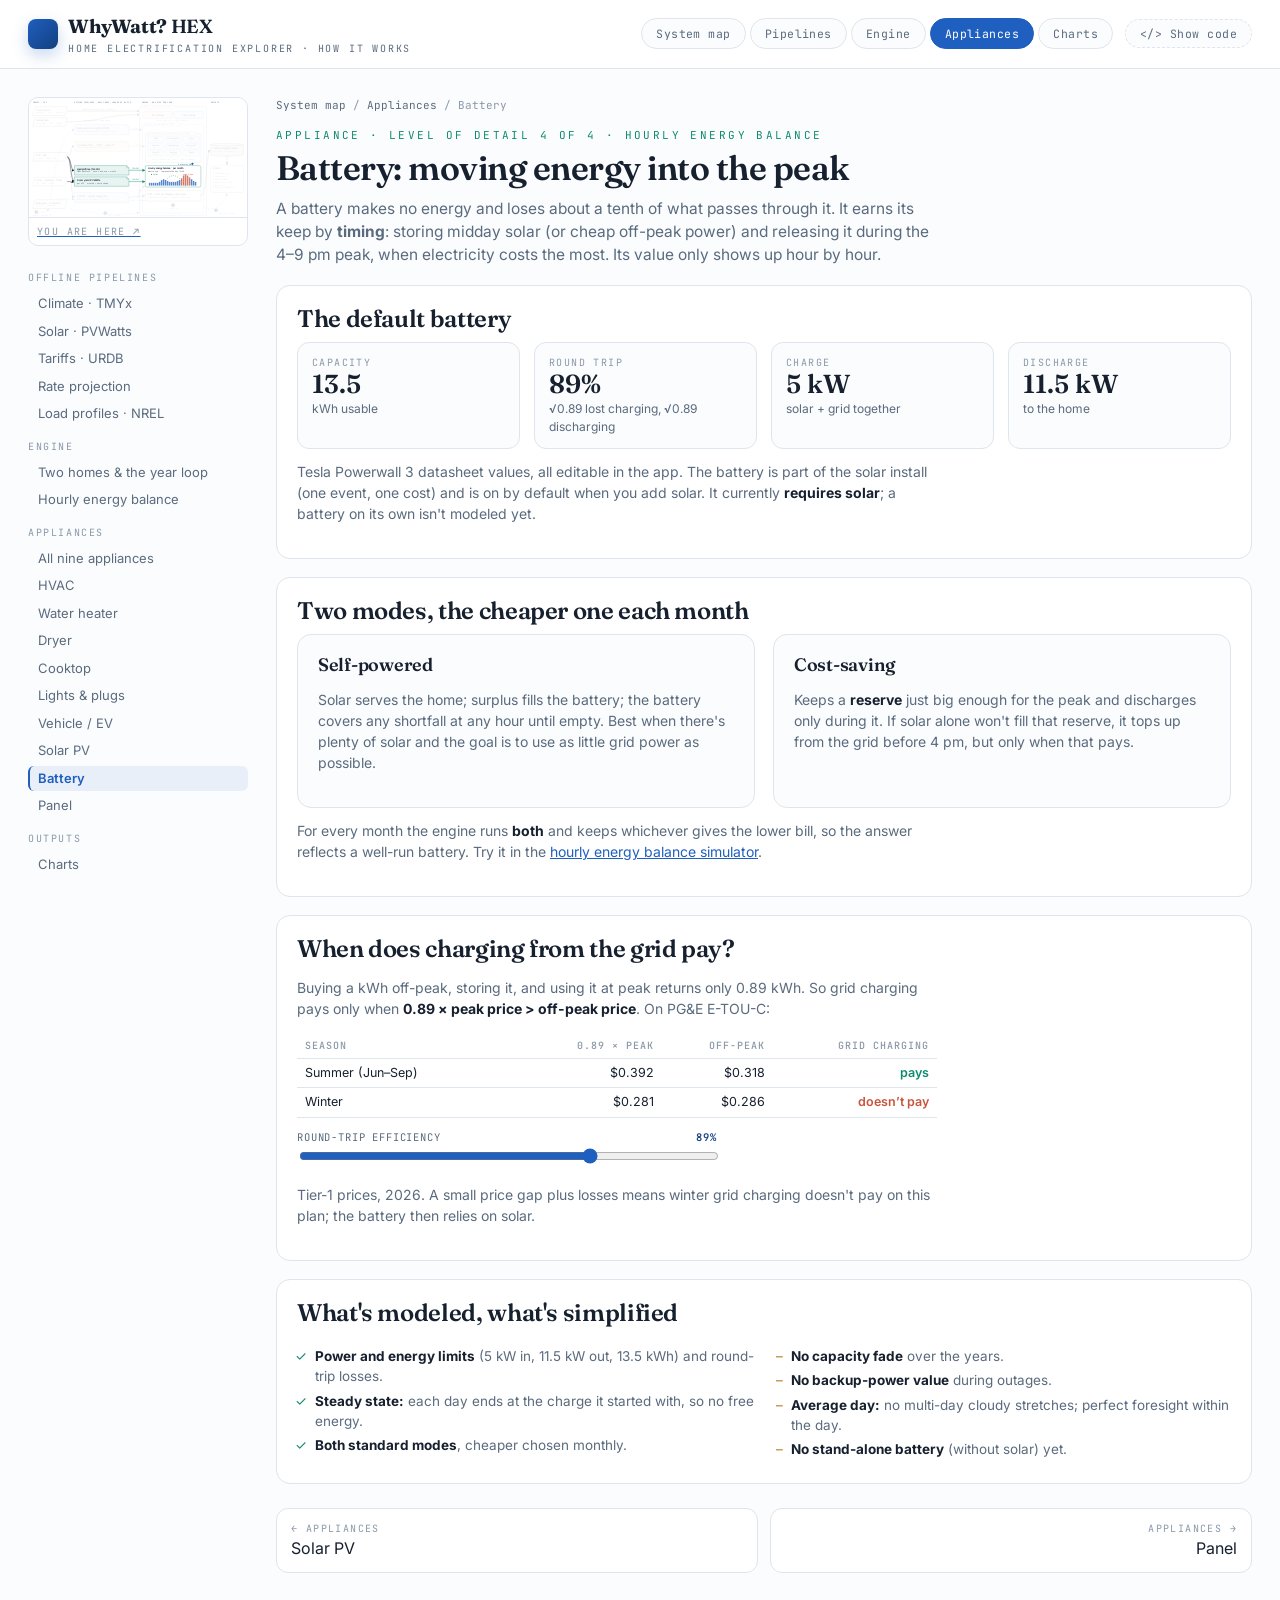
<file: explainer/appliances/battery.html>
<!DOCTYPE html>
<html lang="en">
<head>
<meta charset="utf-8">
<meta name="viewport" content="width=device-width, initial-scale=1.0">
<title>Battery Model · WhyWatt? HEX</title>
<meta name="description" content="How WhyWatt? HEX models a home battery: specs, the two operating modes, and when charging from the grid pays.">
<link rel="stylesheet" href="../assets/explainer.css">
</head>
<body data-root="../" data-page="battery">
<main>
<div class="detail">
  <aside class="side" id="side"></aside>
  <div>
    <div class="crumbs"><a href="../index.html">System map</a> / <a href="index.html">Appliances</a> / Battery</div>
    <p class="eyebrow" style="color:var(--solar)">Appliance · level of detail 4 of 4 · hourly energy balance</p>
    <h1>Battery: moving energy into the peak</h1>
    <p class="lede">A battery makes no energy and loses about a tenth of what passes through it. It earns its keep by <b>timing</b>: storing midday solar (or cheap off-peak power) and releasing it during the 4–9 pm peak, when electricity costs the most. Its value only shows up hour by hour.</p>

    <div class="block">
      <h2>The default battery</h2>
      <div class="row3" style="grid-template-columns:repeat(4,1fr)">
        <div class="kpi"><div class="k">Capacity</div><div class="v">13.5</div><div class="u">kWh usable</div></div>
        <div class="kpi"><div class="k">Round trip</div><div class="v">89%</div><div class="u">√0.89 lost charging, √0.89 discharging</div></div>
        <div class="kpi"><div class="k">Charge</div><div class="v">5 kW</div><div class="u">solar + grid together</div></div>
        <div class="kpi"><div class="k">Discharge</div><div class="v">11.5 kW</div><div class="u">to the home</div></div>
      </div>
      <p style="margin-top:12px">Tesla Powerwall 3 datasheet values, all editable in the app. The battery is part of the solar install (one event, one cost) and is on by default when you add solar. It currently <b>requires solar</b>; a battery on its own isn't modeled yet.</p>
    </div>

    <div class="block">
      <h2>Two modes, the cheaper one each month</h2>
      <div class="row2">
        <div class="block" style="margin:0;background:var(--paper)"><h3>Self-powered</h3><p>Solar serves the home; surplus fills the battery; the battery covers any shortfall at any hour until empty. Best when there's plenty of solar and the goal is to use as little grid power as possible.</p></div>
        <div class="block" style="margin:0;background:var(--paper)"><h3>Cost-saving</h3><p>Keeps a <b>reserve</b> just big enough for the peak and discharges only during it. If solar alone won't fill that reserve, it tops up from the grid before 4 pm, but only when that pays.</p></div>
      </div>
      <p style="margin-top:12px">For every month the engine runs <b>both</b> and keeps whichever gives the lower bill, so the answer reflects a well-run battery. Try it in the <a href="../engine/hourly-balance.html">hourly energy balance simulator</a>.</p>
    </div>

    <div class="block">
      <h2>When does charging from the grid pay?</h2>
      <p>Buying a kWh off-peak, storing it, and using it at peak returns only 0.89 kWh. So grid charging pays only when <b>0.89 × peak price &gt; off-peak price</b>. On PG&amp;E E-TOU-C:</p>
      <table class="data" style="max-width:640px"><thead><tr><th>Season</th><th></th><th>0.89 × peak</th><th>off-peak</th><th>Grid charging</th></tr></thead><tbody id="gc"></tbody></table>
      <div class="ctl" style="max-width:420px;margin-top:12px"><div><label for="eff">Round-trip efficiency <output id="o-eff"></output></label><input type="range" id="eff" min="0.75" max="0.95" step="0.01" value="0.89"></div></div>
      <p class="caption">Tier-1 prices, 2026. A small price gap plus losses means winter grid charging doesn't pay on this plan; the battery then relies on solar.</p>
    </div>

    <div class="block">
      <h2>What's modeled, what's simplified</h2>
      <div class="row2">
        <ul class="tight"><li class="ok"><b>Power and energy limits</b> (5 kW in, 11.5 kW out, 13.5 kWh) and round-trip losses.</li><li class="ok"><b>Steady state:</b> each day ends at the charge it started with, so no free energy.</li><li class="ok"><b>Both standard modes</b>, cheaper chosen monthly.</li></ul>
        <ul class="tight"><li class="lim"><b>No capacity fade</b> over the years.</li><li class="lim"><b>No backup-power value</b> during outages.</li><li class="lim"><b>Average day:</b> no multi-day cloudy stretches; perfect foresight within the day.</li><li class="lim"><b>No stand-alone battery</b> (without solar) yet.</li></ul>
      </div>
      <div class="sec code">Code</div>
      <div class="chips code"><span class="chip file">src/dispatch.py · BatteryParams, run_day, dispatch_month</span><span class="chip file">src/battery_defaults.py</span><span class="chip file">data/appliances/battery_defaults.json</span><span class="chip file">src/journey.py · BatteryConfig</span><span class="chip file">tests/test_battery.py</span></div>
    </div>
    <div class="pager" id="pager"></div>
  </div>
</div>
</main>
<script src="../assets/nodes.js"></script>
<script src="../assets/explainer.js"></script>
<script>
const $ = id => document.getElementById(id);
function render(){
  const e = +$('eff').value; $('o-eff').textContent = Math.round(e*100) + '%';
  $('gc').innerHTML = [['Summer (Jun–Sep)',0.441,0.318],['Winter',0.31617,0.28617]].map(([s,pk,op]) => { const ok = e*pk > op;
    return `<tr><td>${s}</td><td></td><td>$${(e*pk).toFixed(3)}</td><td>$${op.toFixed(3)}</td><td style="color:${ok?'var(--solar)':'var(--nothing)'};font-weight:600">${ok?'pays':'doesn’t pay'}</td></tr>`; }).join('');
}
$('eff').oninput = render; render();
</script>
</body>
</html>
</file>
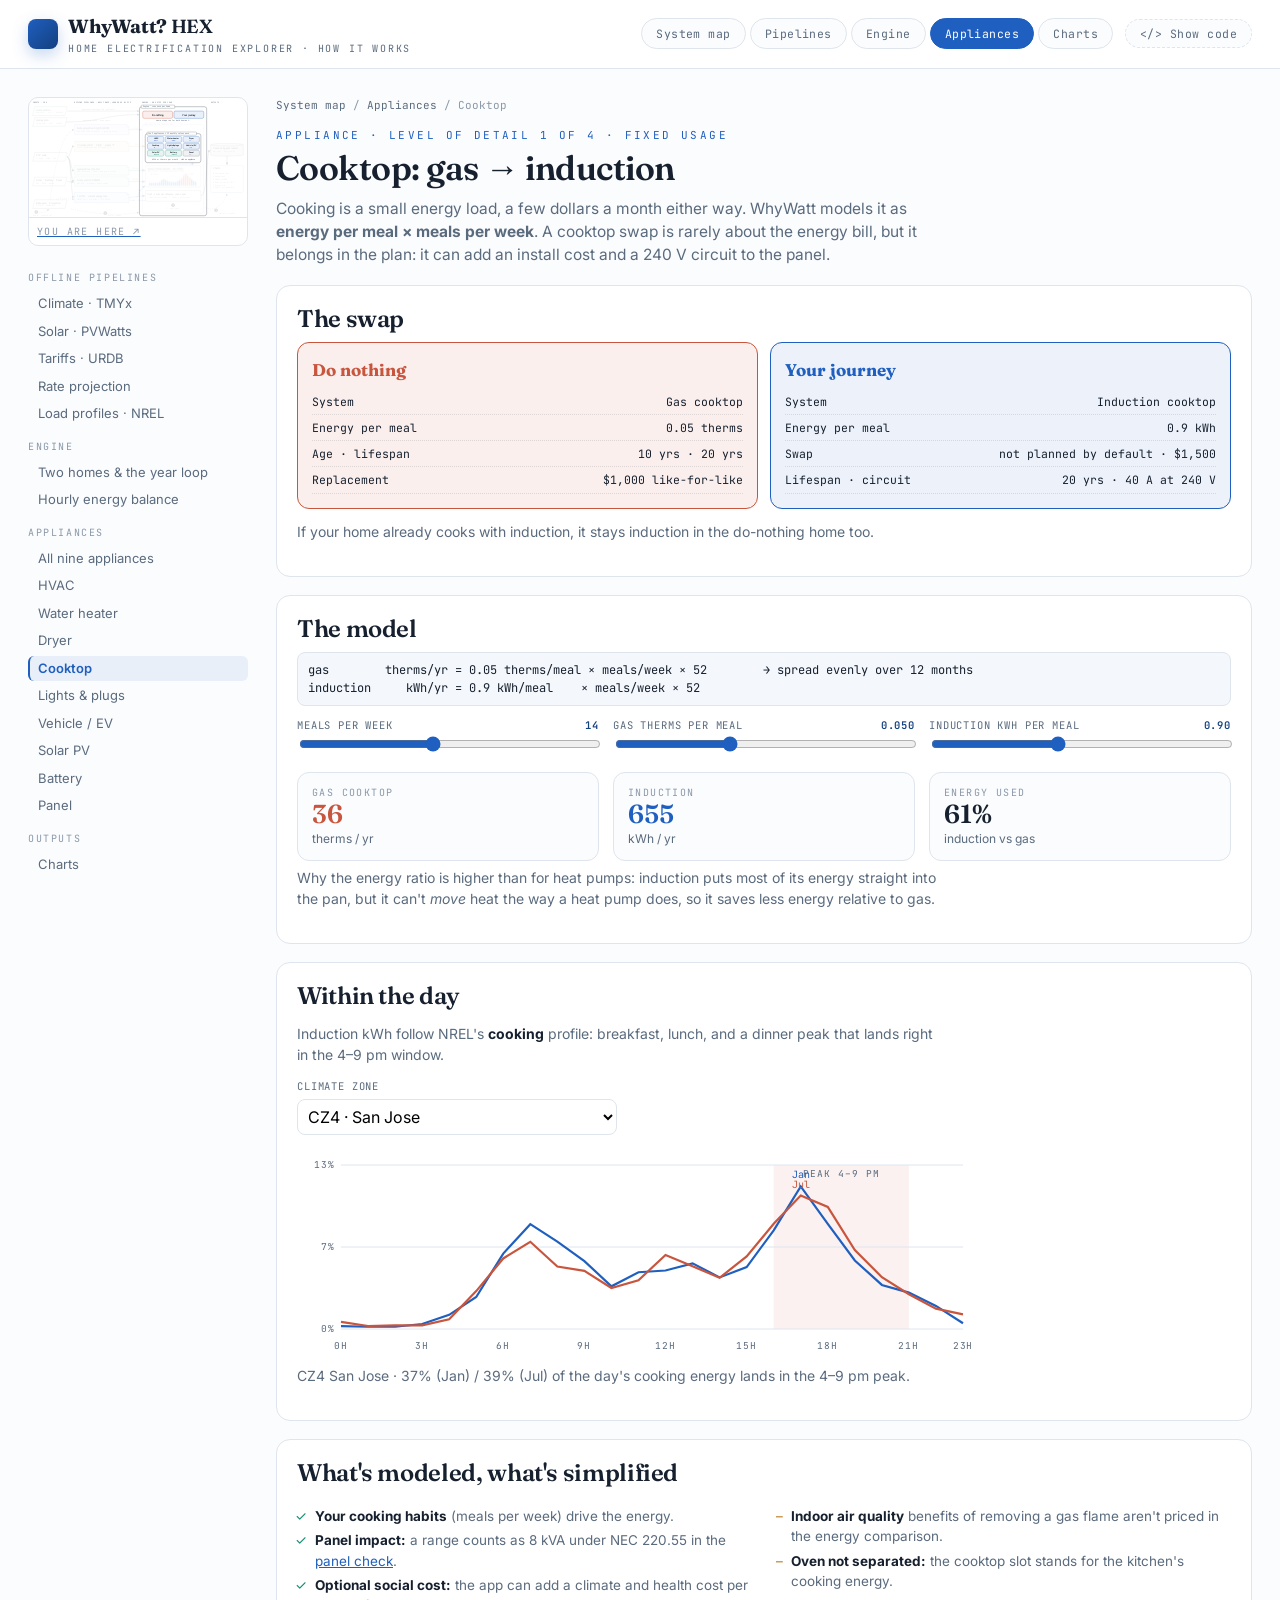
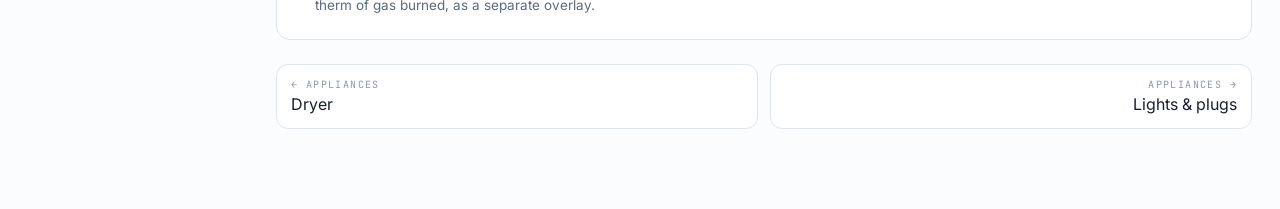
<file: explainer/appliances/cooktop.html>
<!DOCTYPE html>
<html lang="en">
<head>
<meta charset="utf-8">
<meta name="viewport" content="width=device-width, initial-scale=1.0">
<title>Cooktop Model · WhyWatt? HEX</title>
<meta name="description" content="How WhyWatt? HEX models a gas cooktop and an induction cooktop.">
<link rel="stylesheet" href="../assets/explainer.css">
</head>
<body data-root="../" data-page="cooktop">
<main>
<div class="detail">
  <aside class="side" id="side"></aside>
  <div>
    <div class="crumbs"><a href="../index.html">System map</a> / <a href="index.html">Appliances</a> / Cooktop</div>
    <p class="eyebrow">Appliance · level of detail 1 of 4 · fixed usage</p>
    <h1>Cooktop: gas → induction</h1>
    <p class="lede">Cooking is a small energy load, a few dollars a month either way. WhyWatt models it as <b>energy per meal × meals per week</b>. A cooktop swap is rarely about the energy bill, but it belongs in the plan: it can add an install cost and a 240 V circuit to the panel.</p>

    <div class="block">
      <h2>The swap</h2>
      <div class="homes">
        <div class="home dn"><h4>Do nothing</h4>
          <div class="slotrow"><span>System</span><span>Gas cooktop</span></div>
          <div class="slotrow"><span>Energy per meal</span><span>0.05 therms</span></div>
          <div class="slotrow"><span>Age · lifespan</span><span>10 yrs · 20 yrs</span></div>
          <div class="slotrow"><span>Replacement</span><span>$1,000 like-for-like</span></div>
        </div>
        <div class="home yj"><h4>Your journey</h4>
          <div class="slotrow"><span>System</span><span>Induction cooktop</span></div>
          <div class="slotrow"><span>Energy per meal</span><span>0.9 kWh</span></div>
          <div class="slotrow"><span>Swap</span><span>not planned by default · $1,500</span></div>
          <div class="slotrow"><span>Lifespan · circuit</span><span>20 yrs · 40 A at 240 V</span></div>
        </div>
      </div>
      <p style="margin-top:12px">If your home already cooks with induction, it stays induction in the do-nothing home too.</p>
    </div>

    <div class="block">
      <h2>The model</h2>
      <div class="formula">gas        therms/yr = 0.05 therms/meal × meals/week × 52        → spread evenly over 12 months
induction     kWh/yr = 0.9 kWh/meal    × meals/week × 52</div>
      <div class="ctl" style="margin-top:12px">
        <div><label for="mw">Meals per week <output id="o-mw"></output></label><input type="range" id="mw" min="3" max="28" step="1" value="14"></div>
        <div><label for="gt">Gas therms per meal <output id="o-gt"></output></label><input type="range" id="gt" min="0.02" max="0.1" step="0.005" value="0.05"></div>
        <div><label for="ik">Induction kWh per meal <output id="o-ik"></output></label><input type="range" id="ik" min="0.4" max="1.6" step="0.05" value="0.9"></div>
      </div>
      <div class="row3">
        <div class="kpi dn"><div class="k">Gas cooktop</div><div class="v" id="k-gas"></div><div class="u">therms / yr</div></div>
        <div class="kpi yj"><div class="k">Induction</div><div class="v" id="k-hp"></div><div class="u">kWh / yr</div></div>
        <div class="kpi"><div class="k">Energy used</div><div class="v" id="k-ratio"></div><div class="u">induction vs gas</div></div>
      </div>
      <p class="caption">Why the energy ratio is higher than for heat pumps: induction puts most of its energy straight into the pan, but it can't <em>move</em> heat the way a heat pump does, so it saves less energy relative to gas.</p>
    </div>

    <div class="block">
      <h2>Within the day</h2>
      <p>Induction kWh follow NREL's <b>cooking</b> profile: breakfast, lunch, and a dinner peak that lands right in the 4–9 pm window.</p>
      <div class="ctl" style="max-width:320px"><div><label for="zone">Climate zone</label><select id="zone" class="sel"></select></div></div>
      <div class="chart" style="max-width:680px"><svg id="c-shape"></svg></div>
      <p class="caption" id="shp"></p>
    </div>

    <div class="block">
      <h2>What's modeled, what's simplified</h2>
      <div class="row2">
        <ul class="tight"><li class="ok"><b>Your cooking habits</b> (meals per week) drive the energy.</li><li class="ok"><b>Panel impact:</b> a range counts as 8 kVA under NEC 220.55 in the <a href="panel.html">panel check</a>.</li><li class="ok"><b>Optional social cost:</b> the app can add a climate and health cost per therm of gas burned, as a separate overlay.</li></ul>
        <ul class="tight"><li class="lim"><b>Indoor air quality</b> benefits of removing a gas flame aren't priced in the energy comparison.</li><li class="lim"><b>Oven not separated:</b> the cooktop slot stands for the kitchen's cooking energy.</li></ul>
      </div>
      <div class="sec code">Code</div>
      <div class="chips code"><span class="chip file">src/devices/seasonal.py · GasCooktop, InductionCooktop</span><span class="chip file">src/panel_assessor.py · RANGE_DEMAND_VA</span><span class="chip file">src/social_cost.py</span></div>
    </div>
    <div class="pager" id="pager"></div>
  </div>
</div>
</main>
<script src="../assets/nodes.js"></script>
<script src="../assets/climate_zones.js"></script>
<script src="../assets/nrel_profiles.js"></script>
<script src="../assets/explainer.js"></script>
<script>
const $ = id => document.getElementById(id), fmt = n => Math.round(n).toLocaleString('en-US');
WW.zoneOptions($('zone'));
function render(){
  const mw = +$('mw').value, gt = +$('gt').value, ik = +$('ik').value, g = gt*mw*52, e = ik*mw*52;
  $('o-mw').textContent = mw; $('o-gt').textContent = gt.toFixed(3); $('o-ik').textContent = ik.toFixed(2);
  $('k-gas').textContent = fmt(g); $('k-hp').textContent = fmt(e); $('k-ratio').textContent = Math.round(e/(g*29.3)*100) + '%';
  const z = ZONES[+$('zone').value], r = WW.nrelChart($('c-shape'), z.id, 'cooking');
  $('shp').textContent = `${z.id} ${z.city} · ${r.janPeak}% (Jan) / ${r.julPeak}% (Jul) of the day's cooking energy lands in the 4–9 pm peak.`;
}
['mw','gt','ik','zone'].forEach(id => $(id).oninput = $(id).onchange = render); render();
</script>
</body>
</html>
</file>
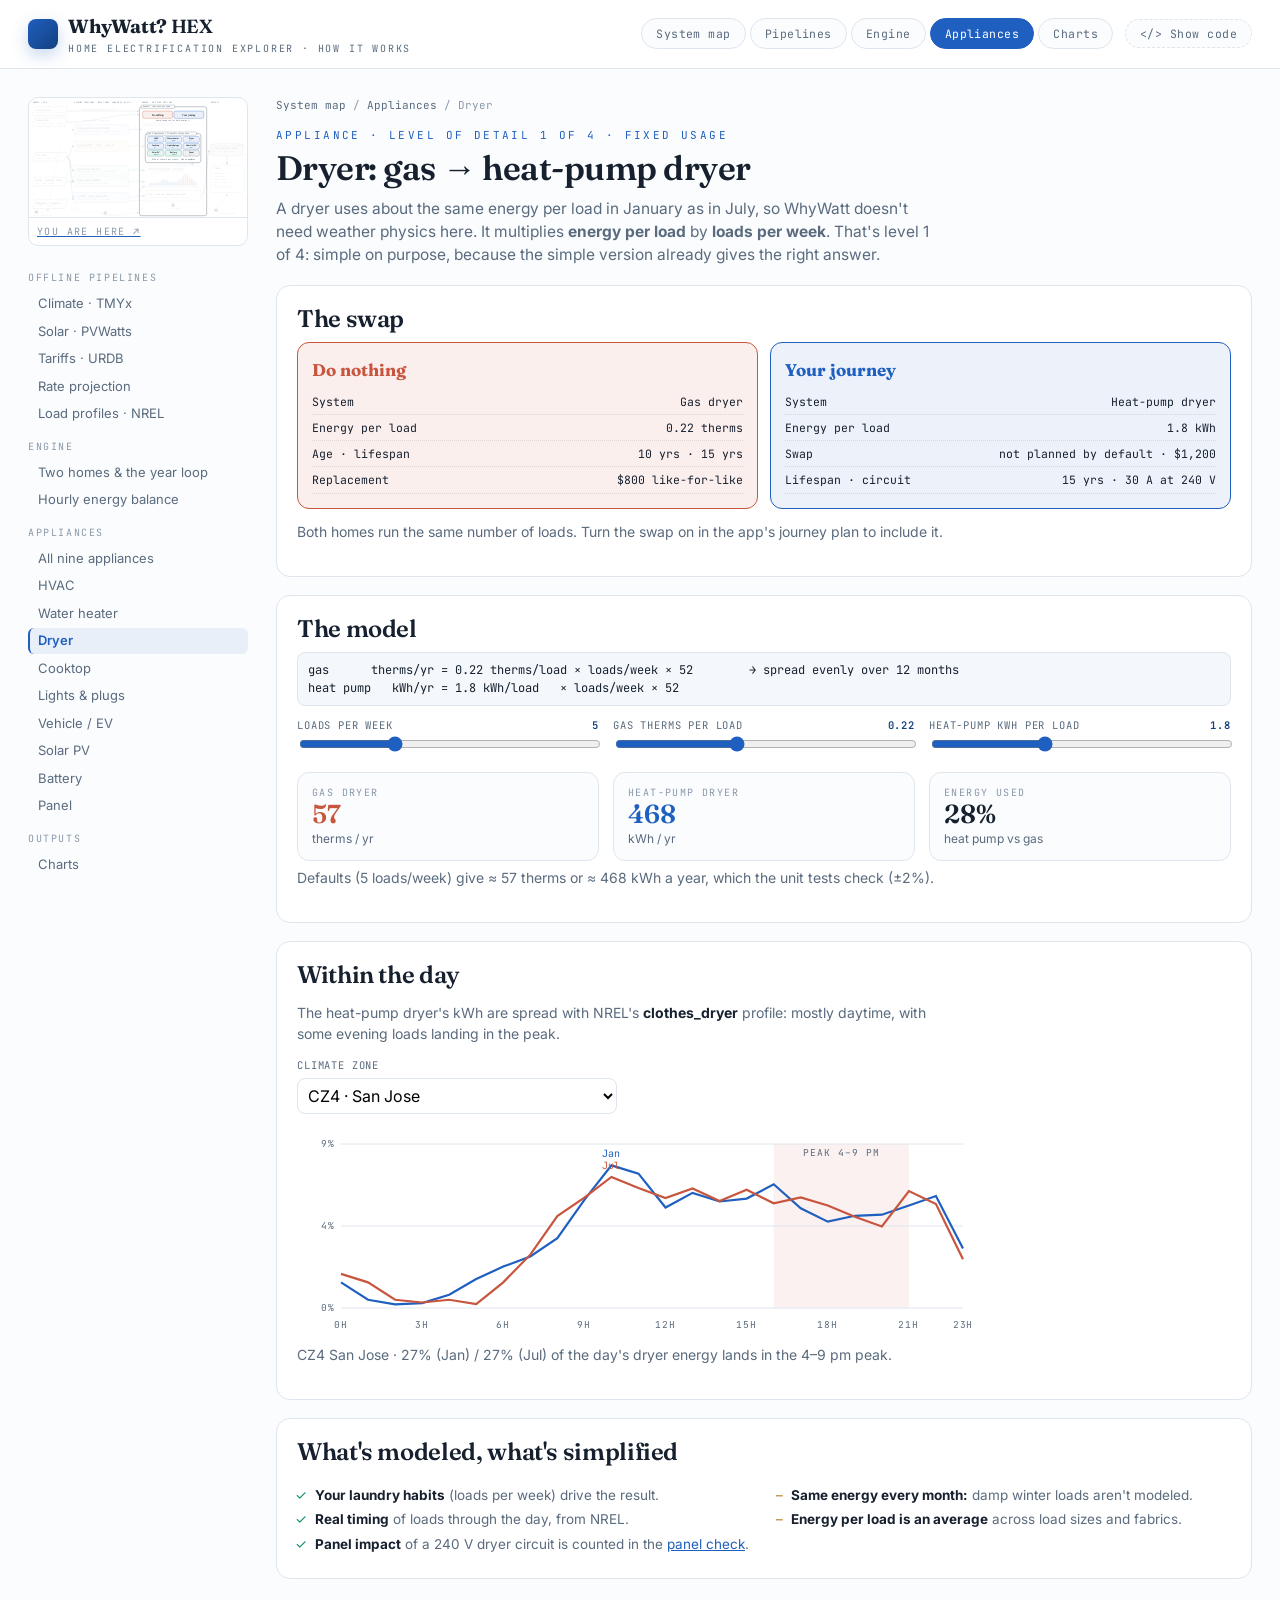
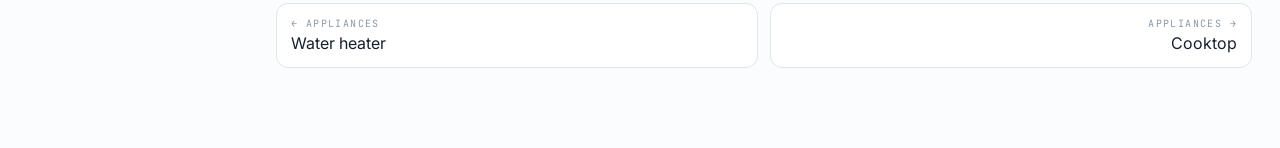
<file: explainer/appliances/dryer.html>
<!DOCTYPE html>
<html lang="en">
<head>
<meta charset="utf-8">
<meta name="viewport" content="width=device-width, initial-scale=1.0">
<title>Dryer Model · WhyWatt? HEX</title>
<meta name="description" content="How WhyWatt? HEX models a gas clothes dryer and a heat-pump dryer.">
<link rel="stylesheet" href="../assets/explainer.css">
</head>
<body data-root="../" data-page="dryer">
<main>
<div class="detail">
  <aside class="side" id="side"></aside>
  <div>
    <div class="crumbs"><a href="../index.html">System map</a> / <a href="index.html">Appliances</a> / Dryer</div>
    <p class="eyebrow">Appliance · level of detail 1 of 4 · fixed usage</p>
    <h1>Dryer: gas → heat-pump dryer</h1>
    <p class="lede">A dryer uses about the same energy per load in January as in July, so WhyWatt doesn't need weather physics here. It multiplies <b>energy per load</b> by <b>loads per week</b>. That's level 1 of 4: simple on purpose, because the simple version already gives the right answer.</p>

    <div class="block">
      <h2>The swap</h2>
      <div class="homes">
        <div class="home dn"><h4>Do nothing</h4>
          <div class="slotrow"><span>System</span><span>Gas dryer</span></div>
          <div class="slotrow"><span>Energy per load</span><span>0.22 therms</span></div>
          <div class="slotrow"><span>Age · lifespan</span><span>10 yrs · 15 yrs</span></div>
          <div class="slotrow"><span>Replacement</span><span>$800 like-for-like</span></div>
        </div>
        <div class="home yj"><h4>Your journey</h4>
          <div class="slotrow"><span>System</span><span>Heat-pump dryer</span></div>
          <div class="slotrow"><span>Energy per load</span><span>1.8 kWh</span></div>
          <div class="slotrow"><span>Swap</span><span>not planned by default · $1,200</span></div>
          <div class="slotrow"><span>Lifespan · circuit</span><span>15 yrs · 30 A at 240 V</span></div>
        </div>
      </div>
      <p style="margin-top:12px">Both homes run the same number of loads. Turn the swap on in the app's journey plan to include it.</p>
    </div>

    <div class="block">
      <h2>The model</h2>
      <div class="formula">gas      therms/yr = 0.22 therms/load × loads/week × 52        → spread evenly over 12 months
heat pump   kWh/yr = 1.8 kWh/load   × loads/week × 52</div>
      <div class="ctl" style="margin-top:12px">
        <div><label for="lw">Loads per week <output id="o-lw"></output></label><input type="range" id="lw" min="1" max="14" step="1" value="5"></div>
        <div><label for="gt">Gas therms per load <output id="o-gt"></output></label><input type="range" id="gt" min="0.1" max="0.4" step="0.01" value="0.22"></div>
        <div><label for="hk">Heat-pump kWh per load <output id="o-hk"></output></label><input type="range" id="hk" min="0.8" max="3.5" step="0.1" value="1.8"></div>
      </div>
      <div class="row3">
        <div class="kpi dn"><div class="k">Gas dryer</div><div class="v" id="k-gas"></div><div class="u">therms / yr</div></div>
        <div class="kpi yj"><div class="k">Heat-pump dryer</div><div class="v" id="k-hp"></div><div class="u">kWh / yr</div></div>
        <div class="kpi"><div class="k">Energy used</div><div class="v" id="k-ratio"></div><div class="u">heat pump vs gas</div></div>
      </div>
      <p class="caption">Defaults (5 loads/week) give ≈ 57 therms or ≈ 468 kWh a year, which the unit tests check (±2%).</p>
    </div>

    <div class="block">
      <h2>Within the day</h2>
      <p>The heat-pump dryer's kWh are spread with NREL's <b>clothes_dryer</b> profile: mostly daytime, with some evening loads landing in the peak.</p>
      <div class="ctl" style="max-width:320px"><div><label for="zone">Climate zone</label><select id="zone" class="sel"></select></div></div>
      <div class="chart" style="max-width:680px"><svg id="c-shape"></svg></div>
      <p class="caption" id="shp"></p>
    </div>

    <div class="block">
      <h2>What's modeled, what's simplified</h2>
      <div class="row2">
        <ul class="tight"><li class="ok"><b>Your laundry habits</b> (loads per week) drive the result.</li><li class="ok"><b>Real timing</b> of loads through the day, from NREL.</li><li class="ok"><b>Panel impact</b> of a 240 V dryer circuit is counted in the <a href="panel.html">panel check</a>.</li></ul>
        <ul class="tight"><li class="lim"><b>Same energy every month:</b> damp winter loads aren't modeled.</li><li class="lim"><b>Energy per load is an average</b> across load sizes and fabrics.</li></ul>
      </div>
      <div class="sec code">Code</div>
      <div class="chips code"><span class="chip file">src/devices/seasonal.py · GasDryer, HeatPumpDryer</span><span class="chip file">src/ui/sim.py · _build_slot_configs</span><span class="chip file">tests/test_devices.py</span></div>
    </div>
    <div class="pager" id="pager"></div>
  </div>
</div>
</main>
<script src="../assets/nodes.js"></script>
<script src="../assets/climate_zones.js"></script>
<script src="../assets/nrel_profiles.js"></script>
<script src="../assets/explainer.js"></script>
<script>
const $ = id => document.getElementById(id), fmt = n => Math.round(n).toLocaleString('en-US');
WW.zoneOptions($('zone'));
function render(){
  const lw = +$('lw').value, gt = +$('gt').value, hk = +$('hk').value, g = gt*lw*52, e = hk*lw*52;
  $('o-lw').textContent = lw; $('o-gt').textContent = gt.toFixed(2); $('o-hk').textContent = hk.toFixed(1);
  $('k-gas').textContent = fmt(g); $('k-hp').textContent = fmt(e); $('k-ratio').textContent = Math.round(e/(g*29.3)*100) + '%';
  const z = ZONES[+$('zone').value], r = WW.nrelChart($('c-shape'), z.id, 'clothes_dryer');
  $('shp').textContent = `${z.id} ${z.city} · ${r.janPeak}% (Jan) / ${r.julPeak}% (Jul) of the day's dryer energy lands in the 4–9 pm peak.`;
}
['lw','gt','hk','zone'].forEach(id => $(id).oninput = $(id).onchange = render); render();
</script>
</body>
</html>
</file>
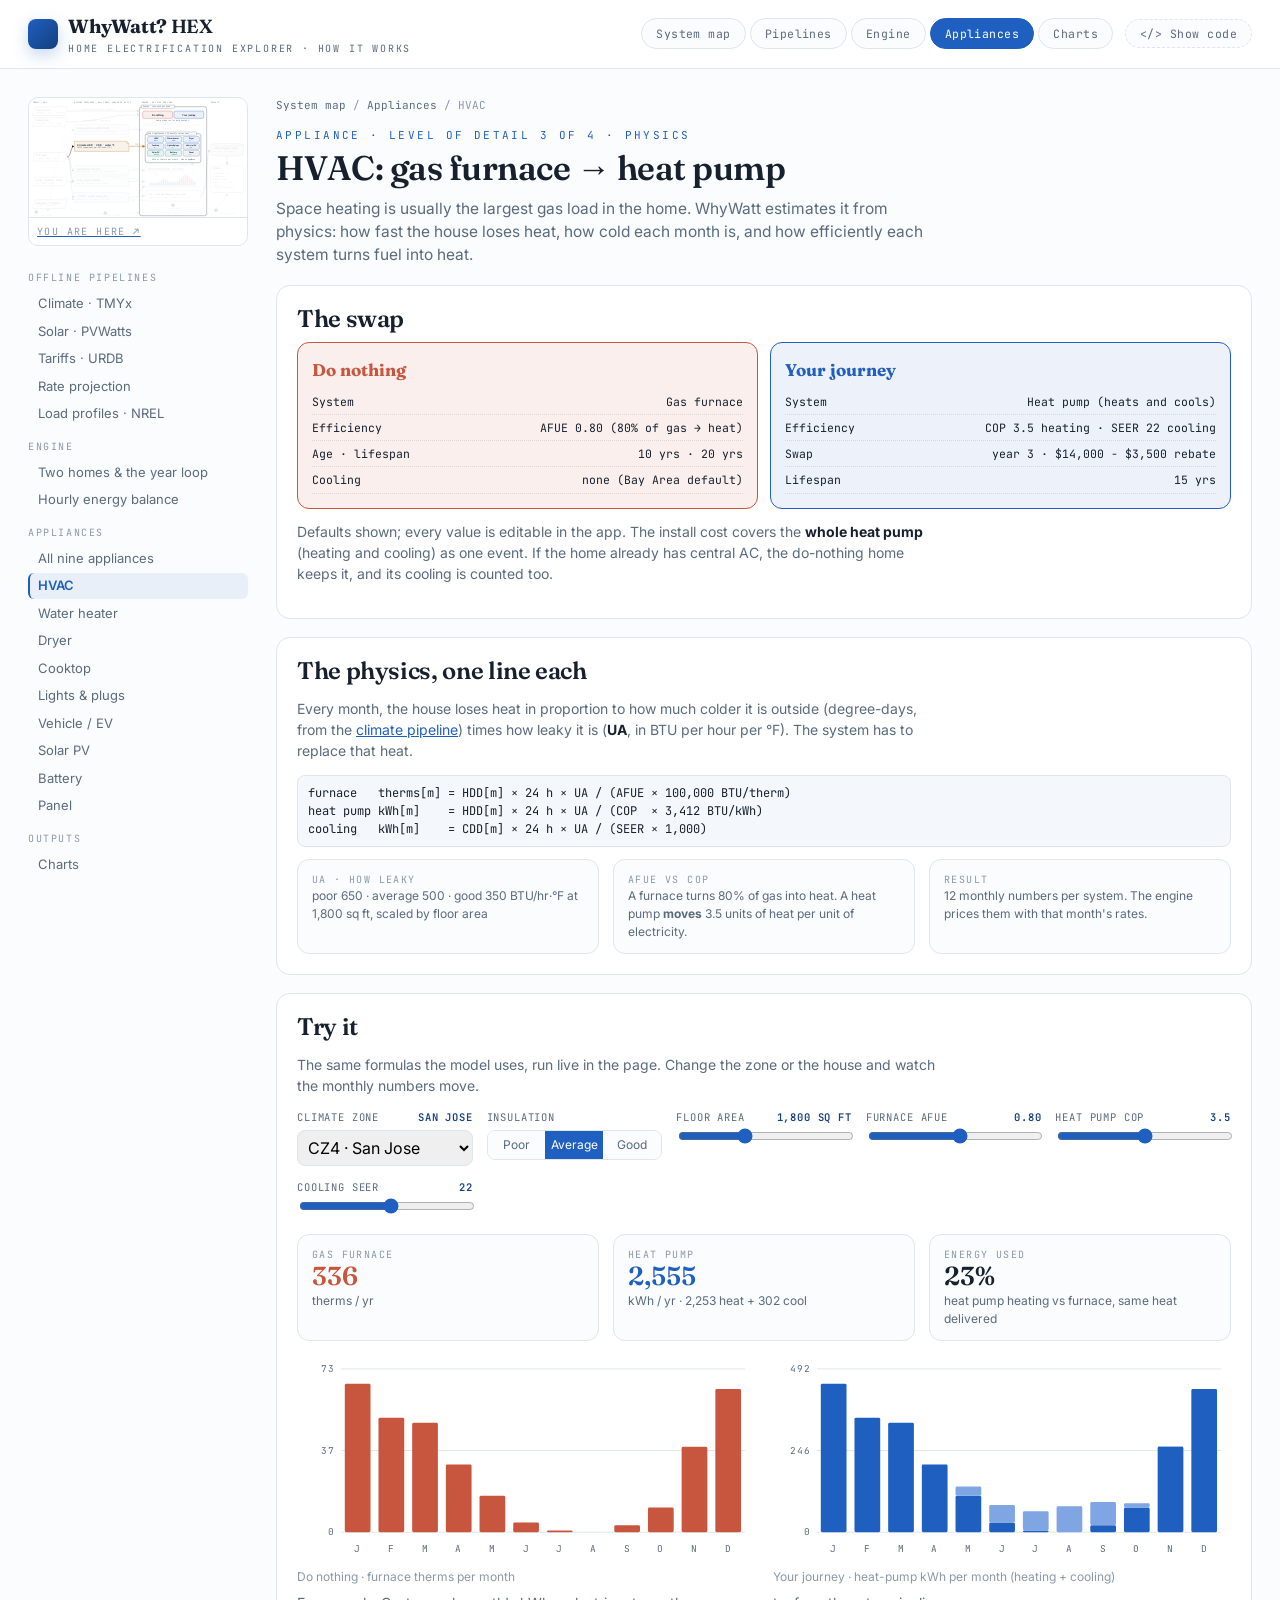
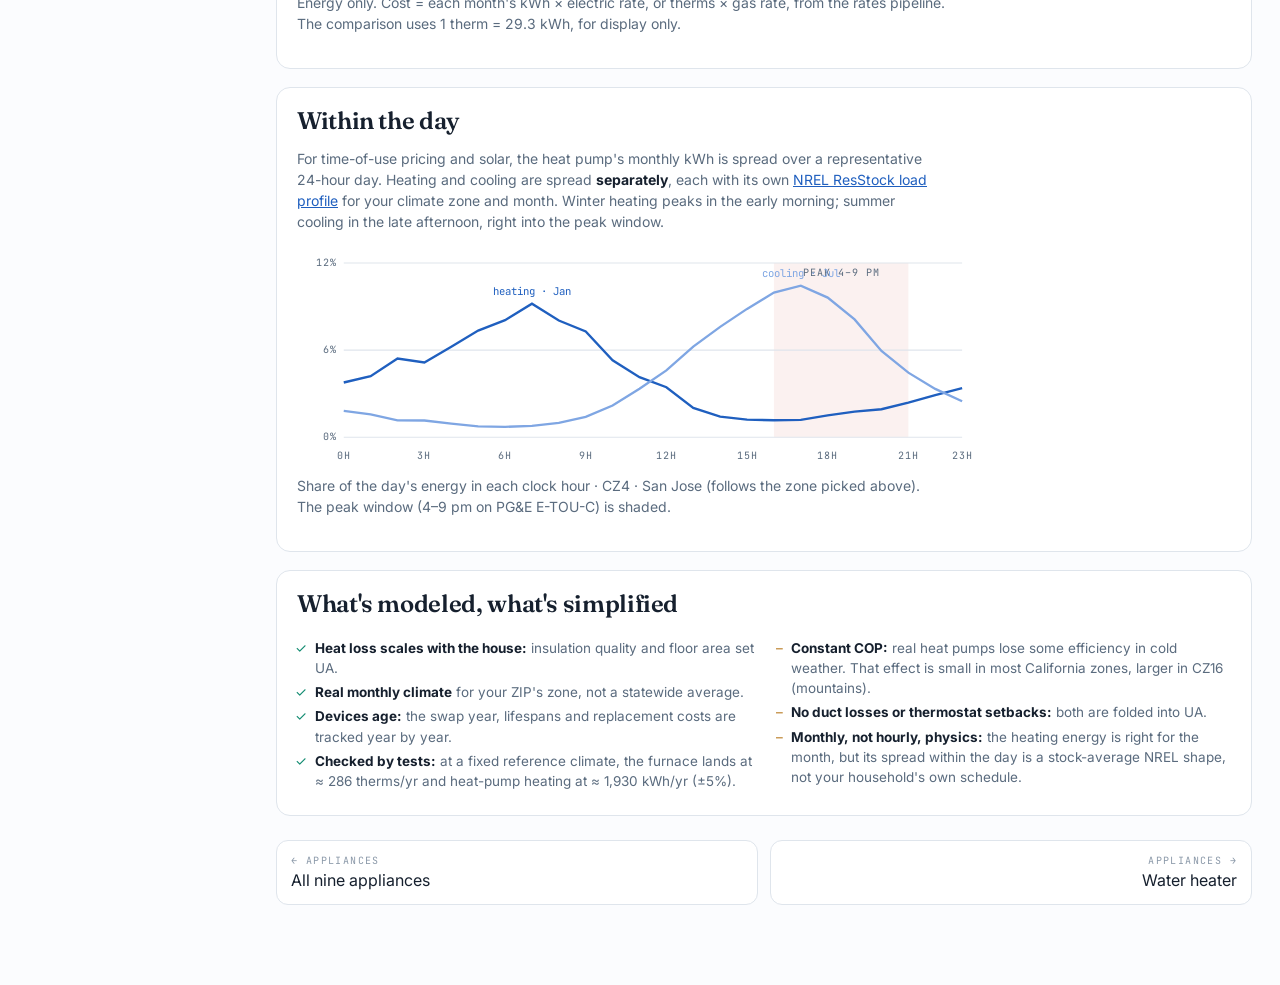
<file: explainer/appliances/hvac.html>
<!DOCTYPE html>
<html lang="en">
<head>
<meta charset="utf-8">
<meta name="viewport" content="width=device-width, initial-scale=1.0">
<title>HVAC Model · WhyWatt? HEX</title>
<meta name="description" content="How WhyWatt models a gas furnace and a heat pump: the physics, a worked example, and what is simplified.">
<link rel="stylesheet" href="../assets/explainer.css">
</head>
<body data-root="../" data-page="hvac">
<main>
<div class="detail">
  <aside class="side" id="side"></aside>
  <div>
    <div class="crumbs"><a href="../index.html">System map</a> / <a href="index.html">Appliances</a> / HVAC</div>
    <p class="eyebrow">Appliance · level of detail 3 of 4 · physics</p>
    <h1>HVAC: gas furnace → heat pump</h1>
    <p class="lede">Space heating is usually the largest gas load in the home. WhyWatt estimates it from physics: how fast the house loses heat, how cold each month is, and how efficiently each system turns fuel into heat.</p>

    <!-- 1 · The swap -->
    <div class="block">
      <h2>The swap</h2>
      <div class="homes">
        <div class="home dn"><h4>Do nothing</h4>
          <div class="slotrow"><span>System</span><span>Gas furnace</span></div>
          <div class="slotrow"><span>Efficiency</span><span>AFUE 0.80 (80% of gas → heat)</span></div>
          <div class="slotrow"><span>Age · lifespan</span><span>10 yrs · 20 yrs</span></div>
          <div class="slotrow"><span>Cooling</span><span>none (Bay Area default)</span></div>
        </div>
        <div class="home yj"><h4>Your journey</h4>
          <div class="slotrow"><span>System</span><span>Heat pump (heats and cools)</span></div>
          <div class="slotrow"><span>Efficiency</span><span>COP 3.5 heating · SEER 22 cooling</span></div>
          <div class="slotrow"><span>Swap</span><span>year 3 · $14,000 − $3,500 rebate</span></div>
          <div class="slotrow"><span>Lifespan</span><span>15 yrs</span></div>
        </div>
      </div>
      <p style="margin-top:12px">Defaults shown; every value is editable in the app. The install cost covers the <b>whole heat pump</b> (heating and cooling) as one event. If the home already has central AC, the do-nothing home keeps it, and its cooling is counted too.</p>
    </div>

    <!-- 2 · The physics -->
    <div class="block">
      <h2>The physics, one line each</h2>
      <p>Every month, the house loses heat in proportion to how much colder it is outside (degree-days, from the <a href="../pipelines/climate.html">climate pipeline</a>) times how leaky it is (<b>UA</b>, in BTU per hour per °F). The system has to replace that heat.</p>
      <div class="formula">furnace   therms[m] = HDD[m] × 24 h × UA / (AFUE × 100,000 BTU/therm)
heat pump kWh[m]    = HDD[m] × 24 h × UA / (COP  × 3,412 BTU/kWh)
cooling   kWh[m]    = CDD[m] × 24 h × UA / (SEER × 1,000)</div>
      <div class="row3" style="margin-top:12px">
        <div class="kpi"><div class="k">UA · how leaky</div><div class="u">poor 650 · average 500 · good 350 BTU/hr·°F at 1,800 sq ft, scaled by floor area</div></div>
        <div class="kpi"><div class="k">AFUE vs COP</div><div class="u">A furnace turns 80% of gas into heat. A heat pump <b>moves</b> 3.5 units of heat per unit of electricity.</div></div>
        <div class="kpi"><div class="k">Result</div><div class="u">12 monthly numbers per system. The engine prices them with that month's rates.</div></div>
      </div>
    </div>

    <!-- 3 · Try it -->
    <div class="block">
      <h2>Try it</h2>
      <p>The same formulas the model uses, run live in the page. Change the zone or the house and watch the monthly numbers move.</p>
      <div class="ctl">
        <div><label for="zone">Climate zone <output id="o-zone"></output></label><select id="zone" style="width:100%;margin-top:4px;font:inherit;padding:6px;border:1px solid var(--line);border-radius:8px"></select></div>
        <div><label>Insulation</label><div class="seg" id="ins"><button data-v="poor">Poor</button><button data-v="average" class="on">Average</button><button data-v="good">Good</button></div></div>
        <div><label for="sqft">Floor area <output id="o-sqft"></output></label><input type="range" id="sqft" min="800" max="3500" step="100" value="1800"></div>
        <div><label for="afue">Furnace AFUE <output id="o-afue"></output></label><input type="range" id="afue" min="0.6" max="0.98" step="0.01" value="0.80"></div>
        <div><label for="cop">Heat pump COP <output id="o-cop"></output></label><input type="range" id="cop" min="2" max="5" step="0.1" value="3.5"></div>
        <div><label for="seer">Cooling SEER <output id="o-seer"></output></label><input type="range" id="seer" min="13" max="30" step="1" value="22"></div>
      </div>
      <div class="row3" style="margin-bottom:12px">
        <div class="kpi dn"><div class="k">Gas furnace</div><div class="v" id="k-gas"></div><div class="u">therms / yr</div></div>
        <div class="kpi yj"><div class="k">Heat pump</div><div class="v" id="k-hp"></div><div class="u" id="k-hp-u"></div></div>
        <div class="kpi"><div class="k">Energy used</div><div class="v" id="k-ratio"></div><div class="u">heat pump heating vs furnace, same heat delivered</div></div>
      </div>
      <div class="row2">
        <div class="chart"><svg id="c-gas" viewBox="0 0 460 210"></svg><div class="caption">Do nothing · furnace therms per month</div></div>
        <div class="chart"><svg id="c-hp" viewBox="0 0 460 210"></svg><div class="caption">Your journey · heat-pump kWh per month (heating + cooling)</div></div>
      </div>
      <p class="caption">Energy only. Cost = each month's kWh × electric rate, or therms × gas rate, from the rates pipeline. The comparison uses 1 therm = 29.3 kWh, for display only.</p>
    </div>

    <!-- 4 · Hourly -->
    <div class="block">
      <h2>Within the day</h2>
      <p>For time-of-use pricing and solar, the heat pump's monthly kWh is spread over a representative 24-hour day. Heating and cooling are spread <b>separately</b>, each with its own <a href="../pipelines/nrel.html">NREL ResStock load profile</a> for your climate zone and month. Winter heating peaks in the early morning; summer cooling in the late afternoon, right into the peak window.</p>
      <div class="chart" style="max-width:680px"><svg id="c-shape"></svg></div>
      <p class="caption">Share of the day's energy in each clock hour · <span id="shz"></span> (follows the zone picked above). The peak window (4–9 pm on PG&amp;E E-TOU-C) is shaded.</p>
    </div>

    <!-- 5 · Honest limits -->
    <div class="block">
      <h2>What's modeled, what's simplified</h2>
      <div class="row2">
        <ul class="tight">
          <li class="ok"><b>Heat loss scales with the house:</b> insulation quality and floor area set UA.</li>
          <li class="ok"><b>Real monthly climate</b> for your ZIP's zone, not a statewide average.</li>
          <li class="ok"><b>Devices age:</b> the swap year, lifespans and replacement costs are tracked year by year.</li>
          <li class="ok"><b>Checked by tests:</b> at a fixed reference climate, the furnace lands at ≈ 286 therms/yr and heat-pump heating at ≈ 1,930 kWh/yr (±5%).</li>
        </ul>
        <ul class="tight">
          <li class="lim"><b>Constant COP:</b> real heat pumps lose some efficiency in cold weather. That effect is small in most California zones, larger in CZ16 (mountains).</li>
          <li class="lim"><b>No duct losses or thermostat setbacks:</b> both are folded into UA.</li>
          <li class="lim"><b>Monthly, not hourly, physics:</b> the heating energy is right for the month, but its spread within the day is a stock-average NREL shape, not your household's own schedule.</li>
        </ul>
      </div>
      <div class="sec code">Code</div>
      <div class="chips code">
        <span class="chip file">src/devices/physics.py · GasFurnace, HeatPumpHVAC, CentralAC</span>
        <span class="chip file">src/home_config.py · compute_ua()</span>
        <span class="chip file">data/homes/journey_slots_default.json</span>
        <span class="chip file">data/loads/end_use_profiles.json · hvac_heating, hvac_cooling</span>
        <span class="chip file">tests/test_devices.py</span>
      </div>
    </div>

    <div class="pager" id="pager"></div>
  </div>
</div>
</main>

<script src="../assets/nodes.js"></script>
<script src="../assets/climate_zones.js"></script>
<script src="../assets/nrel_profiles.js"></script>
<script src="../assets/explainer.js"></script>
<script>
const {C, txt} = WW;
const M = 'JFMAMJJASOND', sum = a => a.reduce((x,y) => x+y, 0), fmt = n => Math.round(n).toLocaleString('en-US');
const UA_BASE = {poor:650, average:500, good:350};   // home_config.UA_BY_INSULATION

const $ = id => document.getElementById(id);
const sel = $('zone');
ZONES.forEach((z,i) => sel.insertAdjacentHTML('beforeend', `<option value="${i}" ${z.id==='CZ4'?'selected':''}>${z.id} · ${z.city}</option>`));
let ins = 'average';
$('ins').querySelectorAll('button').forEach(b => b.onclick = () => { ins = b.dataset.v; $('ins').querySelectorAll('button').forEach(x => x.classList.toggle('on', x===b)); render(); });

function bars(svgId, series, colors, unit){
  const W=460,H=210,x0=44,y0=16,w=W-x0-10,h=H-y0-30;
  const tot = series[0].map((_,m) => series.reduce((a,s) => a + s[m], 0));
  const top = Math.max(1, ...tot) * 1.1;
  const X = m => x0 + m*w/12, Y = v => y0 + h - v/top*h, bw = w/12 - 8;
  let s = '';
  [0,.5,1].forEach(f => s += `<line x1="${x0}" x2="${x0+w}" y1="${Y(top*f)}" y2="${Y(top*f)}" stroke="${C.line}"/>` + txt(x0-6,Y(top*f)+3,fmt(top*f),'t-tag','end'));
  for(let m=0;m<12;m++){
    let base = 0;
    series.forEach((ser,k) => { const v = ser[m]; if(v>0) s += `<rect x="${X(m)+4}" y="${Y(base+v)}" width="${bw}" height="${Y(base)-Y(base+v)}" fill="${colors[k]}" rx="1.5"><title>${M[m]}: ${v.toFixed(1)} ${unit}</title></rect>`; base += v; });
    s += txt(X(m)+w/24, H-10, M[m], 't-tag', 'middle');
  }
  $(svgId).innerHTML = s;
}

function render(){
  const z = ZONES[+sel.value], sq = +$('sqft').value, afue = +$('afue').value, cop = +$('cop').value, seer = +$('seer').value;
  const UA = UA_BASE[ins] * sq / 1800;
  const gas  = z.hdd.map(h => h*24*UA / (afue*100000));
  const heat = z.hdd.map(h => h*24*UA / (cop*3412));
  const cool = z.cdd.map(c => c*24*UA / (seer*1000));
  $('o-zone').textContent = z.city; $('o-sqft').textContent = fmt(sq)+' sq ft';
  $('o-afue').textContent = afue.toFixed(2); $('o-cop').textContent = cop.toFixed(1); $('o-seer').textContent = seer;
  $('k-gas').textContent = fmt(sum(gas));
  $('k-hp').textContent = fmt(sum(heat) + sum(cool));
  $('k-hp-u').textContent = `kWh / yr · ${fmt(sum(heat))} heat + ${fmt(sum(cool))} cool`;
  $('k-ratio').textContent = sum(gas) ? Math.round(sum(heat) / (sum(gas)*29.3) * 100) + '%' : '—';
  bars('c-gas', [gas], [C.n], 'therms');
  bars('c-hp', [heat, cool], [C.j, '#7fa6e3'], 'kWh');
}
['sqft','afue','cop','seer'].forEach(id => $(id).oninput = render);
sel.onchange = render; render();

/* hourly shape chart: NREL heating (January) and cooling (July) for the selected zone, clock time */
function shape(){
  const z = 'CA_' + ZONES[+sel.value].id, p = NREL[z] || NREL.CA_CZ4;
  const heat = p.hvac_heating.jan, cool = [p.hvac_cooling.jul[23], ...p.hvac_cooling.jul.slice(0,23)];   // July: +1 h daylight saving
  const top = Math.max(...heat, ...cool) * 1.15;
  WW.line($('c-shape'), {W:640, H:210, x0:44, x:WW.HOURS, every:3, min:0, max:top, ticks:[0,top/2,top], fmt:v=>Math.round(v*100)+'%', shade:[16,21,'peak 4–9 pm'],
    series:[{d:heat, c:C.j, label:'heating · Jan', at:heat.indexOf(Math.max(...heat)), dy:-8}, {d:cool, c:C.jl, label:'cooling · Jul', at:cool.indexOf(Math.max(...cool)), dy:-8}]});
  $('shz').textContent = ZONES[+sel.value].id + ' · ' + ZONES[+sel.value].city;
}
sel.addEventListener('change', shape); shape();
</script>
</body>
</html>
</file>
<file: assets/css/style.css>
/* ==========================================================================
   WhyWatt? Home Electrification Explorer — Design System Stylesheet
   ========================================================================== */

:root {
  --primary: #0d47a1;
  --primary-hover: #083375;
  --primary-light: #eef2ff;
  --journey-blue: #1f5fbf;
  --solar-green: #0f8a6f;
  --solar-light: #e6f6f2;
  --accent-amber: #ec9b1e;
  --accent-light: #fff8eb;
  --nothing-red: #c8553d;
  --nothing-light: #fdf2f0;
  
  --ink: #16202e;
  --ink-light: #2d3748;
  --slate: #4a5568;
  --muted: #718096;
  --line: #e2e8f0;
  --line-strong: #cbd5e1;
  --bg-page: #f8fafc;
  --bg-surface: #ffffff;
  --bg-subtle: #f1f5f9;
  
  --shadow-sm: 0 1px 3px rgba(0, 0, 0, 0.05);
  --shadow-md: 0 4px 14px rgba(0, 0, 0, 0.07);
  --shadow-lg: 0 12px 28px rgba(13, 71, 161, 0.09);
  --shadow-hover: 0 16px 36px rgba(13, 71, 161, 0.14);
  
  --radius-sm: 6px;
  --radius-md: 10px;
  --radius-lg: 16px;
  --radius-xl: 22px;
  
  --font-sans: 'Inter', -apple-system, BlinkMacSystemFont, "Segoe UI", Roboto, sans-serif;
  --font-serif: 'Fraunces', Georgia, serif;
  --font-mono: 'JetBrains Mono', monospace;
  --container-max: 1200px;
}

*, *::before, *::after {
  box-sizing: border-box;
  margin: 0;
  padding: 0;
}

body {
  font-family: var(--font-sans);
  color: var(--ink);
  background-color: var(--bg-page);
  line-height: 1.6;
  -webkit-font-smoothing: antialiased;
}

img {
  max-width: 100%;
  height: auto;
  display: block;
}

a {
  color: var(--primary);
  text-decoration: none;
  transition: color 0.18s ease;
}

a:hover {
  color: var(--primary-hover);
}

.container {
  max-width: var(--container-max);
  margin: 0 auto;
  padding: 0 24px;
}

/* ==========================================================================
   Mockup / Layout Options Switcher Bar
   ========================================================================== */
.mockup-switcher-bar {
  background: #1e293b;
  color: #e2e8f0;
  padding: 10px 16px;
  font-size: 13px;
  border-bottom: 1px solid rgba(255, 255, 255, 0.1);
}

.mockup-switcher-inner {
  max-width: var(--container-max);
  margin: 0 auto;
  display: flex;
  align-items: center;
  justify-content: space-between;
  flex-wrap: wrap;
  gap: 10px;
}

.mockup-switcher-label {
  display: flex;
  align-items: center;
  gap: 8px;
  font-weight: 500;
  color: #94a3b8;
}

.mockup-badge-pill {
  background: #f59e0b;
  color: #0f172a;
  font-size: 10px;
  font-weight: 700;
  padding: 2px 6px;
  border-radius: 4px;
  text-transform: uppercase;
  letter-spacing: 0.5px;
}

.mockup-options {
  display: flex;
  align-items: center;
  gap: 6px;
  flex-wrap: wrap;
}

.mockup-opt-btn {
  padding: 4px 10px;
  border-radius: 4px;
  font-size: 12px;
  font-weight: 500;
  color: #cbd5e1;
  background: rgba(255, 255, 255, 0.08);
  border: 1px solid transparent;
  transition: all 0.15s ease;
}

.mockup-opt-btn:hover {
  background: rgba(255, 255, 255, 0.16);
  color: #fff;
}

.mockup-opt-btn.active {
  background: var(--primary);
  color: #fff;
  border-color: #3b82f6;
}

/* ==========================================================================
   Navigation Bar
   ========================================================================== */
.site-header {
  background: #ffffff;
  border-bottom: 1px solid var(--line);
  position: sticky;
  top: 0;
  z-index: 100;
  box-shadow: 0 1px 3px rgba(0, 0, 0, 0.02);
}

.nav-container {
  display: flex;
  align-items: center;
  justify-content: space-between;
  height: 76px;
  max-width: var(--container-max);
  margin: 0 auto;
  padding: 0 24px;
}

.brand-link {
  display: flex;
  align-items: center;
  gap: 12px;
  text-decoration: none;
}

.brand-logo-img {
  height: 48px;
  width: auto;
  display: block;
}

.nav-menu {
  display: flex;
  align-items: center;
  gap: 28px;
  list-style: none;
}

.nav-item a {
  font-weight: 500;
  font-size: 15px;
  color: var(--slate);
  padding: 8px 4px;
  border-bottom: 2px solid transparent;
  transition: all 0.2s ease;
}

.nav-item a:hover {
  color: var(--primary);
}

.nav-item a.active {
  color: var(--primary);
  border-bottom-color: var(--primary);
  font-weight: 600;
}

.nav-actions {
  display: flex;
  align-items: center;
  gap: 14px;
}

.nav-toggle-btn {
  display: none;
  background: none;
  border: none;
  cursor: pointer;
  padding: 8px;
  color: var(--ink);
}

/* Buttons */
.btn {
  display: inline-flex;
  align-items: center;
  justify-content: center;
  gap: 8px;
  padding: 10px 20px;
  font-size: 15px;
  font-weight: 600;
  border-radius: var(--radius-sm);
  text-decoration: none;
  transition: all 0.18s ease;
  cursor: pointer;
  border: 1px solid transparent;
  line-height: 1.3;
}

.btn-sm {
  padding: 7px 14px;
  font-size: 13.5px;
}

.btn-lg {
  padding: 13px 26px;
  font-size: 16px;
  border-radius: 8px;
}

.btn-primary {
  background-color: var(--primary);
  color: #ffffff;
  box-shadow: 0 2px 6px rgba(13, 71, 161, 0.22);
}

.btn-primary:hover {
  background-color: var(--primary-hover);
  color: #ffffff;
  box-shadow: 0 4px 12px rgba(13, 71, 161, 0.32);
  transform: translateY(-1px);
}

.btn-secondary {
  background-color: #ffffff;
  color: var(--ink-light);
  border-color: var(--line-strong);
}

.btn-secondary:hover {
  background-color: var(--bg-subtle);
  border-color: #94a3b8;
  color: var(--ink);
}

.btn-discord {
  background-color: #5865F2;
  color: #ffffff;
  box-shadow: 0 2px 8px rgba(88, 101, 242, 0.25);
}

.btn-discord:hover {
  background-color: #4752c4;
  color: #ffffff;
  box-shadow: 0 4px 14px rgba(88, 101, 242, 0.38);
  transform: translateY(-1px);
}

.btn-beta {
  background-color: #fffbeb;
  color: #92400e;
  border-color: #fcd34d;
  box-shadow: 0 1px 3px rgba(180, 83, 9, 0.08);
}

.btn-beta:hover {
  background-color: #fef3c7;
  border-color: #f59e0b;
  color: #78350f;
  transform: translateY(-1px);
  box-shadow: 0 3px 8px rgba(180, 83, 9, 0.14);
}

.btn-beta .badge-tag {
  background: #d97706;
  color: #ffffff;
  font-size: 10.5px;
  font-weight: 800;
  padding: 2px 7px;
  border-radius: 4px;
  letter-spacing: 0.05em;
  text-transform: uppercase;
}

/* Signature HEX Branding */
.hex-blue {
  color: #1f5fbf !important;
  font-weight: 800;
}

.btn-primary .hex-blue {
  color: #93c5fd !important;
}

.btn-launch {
  background-color: #ffffff;
  color: #16202e;
  border: 1.5px solid #1f5fbf;
  box-shadow: 0 2px 6px rgba(31, 95, 191, 0.12);
  font-weight: 600;
}

.btn-launch:hover {
  background-color: #f0f7ff;
  border-color: #13407f;
  color: #0f172a;
  transform: translateY(-1px);
  box-shadow: 0 4px 12px rgba(31, 95, 191, 0.22);
}

.btn-launch .hex-blue {
  color: #1f5fbf !important;
}

.btn-outline-solar {
  background: transparent;
  color: var(--solar-green);
  border-color: var(--solar-green);
}

.btn-outline-solar:hover {
  background: var(--solar-light);
  color: #085e4b;
}

/* ==========================================================================
   Hero Section
   ========================================================================== */
.hero-section {
  padding: 56px 0 68px;
  position: relative;
  background: linear-gradient(180deg, #ffffff 0%, var(--bg-page) 100%);
  border-bottom: 1px solid var(--line);
}

.hero-grid {
  display: grid;
  grid-template-columns: 1.08fr 0.92fr;
  gap: 48px;
  align-items: center;
}

.eyebrow {
  display: inline-flex;
  align-items: center;
  gap: 6px;
  font-family: var(--font-mono);
  font-size: 12px;
  font-weight: 600;
  text-transform: uppercase;
  letter-spacing: 0.12em;
  color: var(--journey-blue);
  background: var(--primary-light);
  padding: 4px 12px;
  border-radius: 20px;
  margin-bottom: 18px;
  border: 1px solid rgba(31, 95, 191, 0.15);
}

.hero-title {
  font-size: 40px;
  font-weight: 800;
  line-height: 1.18;
  color: var(--ink);
  letter-spacing: -0.025em;
  margin-bottom: 22px;
}

.hero-title .highlight-blue {
  color: var(--primary);
}

.hero-title .highlight-gold {
  color: var(--accent-amber);
}

.hero-body {
  font-size: 16.5px;
  color: var(--slate);
  line-height: 1.68;
  margin-bottom: 28px;
  display: flex;
  flex-direction: column;
  gap: 14px;
}

.hero-body p strong {
  color: var(--ink);
}

.hero-cta-group {
  display: flex;
  align-items: center;
  gap: 14px;
  flex-wrap: wrap;
  margin-bottom: 28px;
}

.pill-row {
  display: flex;
  flex-wrap: wrap;
  gap: 8px;
}

.pill-badge {
  display: inline-flex;
  align-items: center;
  gap: 6px;
  font-size: 13px;
  font-weight: 500;
  padding: 5px 12px;
  border-radius: 18px;
  background: #ffffff;
  color: var(--slate);
  border: 1px solid var(--line);
  box-shadow: 0 1px 2px rgba(0, 0, 0, 0.03);
}

.pill-badge strong {
  color: var(--journey-blue);
  font-weight: 600;
}

/* Hero Showcase Image Card */
.hero-image-card {
  position: relative;
  background: #ffffff;
  border-radius: var(--radius-lg);
  border: 1px solid var(--line-strong);
  box-shadow: var(--shadow-lg);
  overflow: hidden;
  transition: all 0.25s ease;
}

.hero-image-card:hover {
  transform: translateY(-3px);
  box-shadow: var(--shadow-hover);
  border-color: #93c5fd;
}

.card-window-bar {
  background: #f1f5f9;
  border-bottom: 1px solid var(--line);
  padding: 9px 14px;
  display: flex;
  align-items: center;
  justify-content: space-between;
}

.window-dots {
  display: flex;
  gap: 6px;
}

.window-dots span {
  width: 10px;
  height: 10px;
  border-radius: 50%;
  background: #cbd5e1;
}

.window-dots span:nth-child(1) { background: #fca5a5; }
.window-dots span:nth-child(2) { background: #fde047; }
.window-dots span:nth-child(3) { background: #86efac; }

.window-title {
  font-family: var(--font-mono);
  font-size: 11.5px;
  color: #64748b;
  display: flex;
  align-items: center;
  gap: 6px;
}

.card-image-wrap {
  position: relative;
  overflow: hidden;
  display: block;
}

.card-image-wrap img {
  width: 100%;
  transition: transform 0.3s ease;
}

.card-image-wrap:hover img {
  transform: scale(1.02);
}

.image-overlay-badge {
  position: absolute;
  bottom: 14px;
  right: 14px;
  background: rgba(15, 23, 42, 0.88);
  backdrop-filter: blur(6px);
  color: #ffffff;
  padding: 7px 14px;
  border-radius: 20px;
  font-size: 12.5px;
  font-weight: 600;
  display: flex;
  align-items: center;
  gap: 6px;
  box-shadow: 0 4px 12px rgba(0, 0, 0, 0.25);
  transition: all 0.2s ease;
}

.hero-image-card:hover .image-overlay-badge {
  background: var(--primary);
  color: #fff;
}

.hero-image-caption {
  padding: 12px 16px;
  background: #ffffff;
  border-top: 1px solid var(--line);
  font-size: 13.5px;
  color: var(--slate);
  display: flex;
  justify-content: space-between;
  align-items: center;
}

/* ==========================================================================
   Section: Learn How It's Built (Explainer Preview)
   ========================================================================== */
.section {
  padding: 72px 0;
}

.section-alt {
  background-color: #ffffff;
  border-top: 1px solid var(--line);
  border-bottom: 1px solid var(--line);
}

.section-head {
  text-align: center;
  max-width: 720px;
  margin: 0 auto 48px;
}

.section-title {
  font-size: 32px;
  font-weight: 800;
  color: var(--ink);
  letter-spacing: -0.02em;
  margin-bottom: 14px;
}

.section-desc {
  font-size: 16.5px;
  color: var(--slate);
  line-height: 1.6;
}

/* System Flow Diagram Banner */
.explainer-banner {
  background: linear-gradient(135deg, #0f172a 0%, #1e293b 100%);
  border-radius: var(--radius-lg);
  padding: 32px 36px;
  color: #ffffff;
  box-shadow: var(--shadow-lg);
  margin-bottom: 40px;
  position: relative;
  overflow: hidden;
}

.explainer-banner::before {
  content: "";
  position: absolute;
  top: -50px;
  right: -50px;
  width: 200px;
  height: 200px;
  background: radial-gradient(circle, rgba(13, 71, 161, 0.4) 0%, transparent 70%);
  border-radius: 50%;
}

.banner-grid {
  display: grid;
  grid-template-columns: 1fr auto;
  gap: 32px;
  align-items: center;
}

.banner-content h3 {
  font-size: 22px;
  font-weight: 700;
  margin-bottom: 10px;
  color: #f8fafc;
}

.banner-content p {
  color: #94a3b8;
  font-size: 15px;
  line-height: 1.6;
  max-width: 680px;
}

/* Flowchart pill preview */
.flow-diagram-preview {
  display: flex;
  align-items: center;
  gap: 10px;
  margin-top: 20px;
  flex-wrap: wrap;
}

.flow-step {
  background: rgba(255, 255, 255, 0.08);
  border: 1px solid rgba(255, 255, 255, 0.14);
  padding: 6px 14px;
  border-radius: 6px;
  font-size: 13px;
  font-family: var(--font-mono);
  color: #e2e8f0;
}

.flow-step.active {
  background: rgba(31, 95, 191, 0.35);
  border-color: #3b82f6;
  color: #93c5fd;
  font-weight: 600;
}

.flow-arrow {
  color: #64748b;
  font-weight: 800;
}

/* 3-Card Architecture Grid */
.cards-grid-3 {
  display: grid;
  grid-template-columns: repeat(3, 1fr);
  gap: 24px;
}

.arch-card {
  background: var(--bg-surface);
  border: 1px solid var(--line);
  border-radius: var(--radius-md);
  padding: 28px 24px;
  box-shadow: var(--shadow-sm);
  display: flex;
  flex-direction: column;
  transition: all 0.22s ease;
  text-decoration: none;
  color: inherit;
}

.arch-card:hover {
  transform: translateY(-4px);
  box-shadow: var(--shadow-md);
  border-color: var(--primary);
}

.arch-card-icon {
  width: 48px;
  height: 48px;
  border-radius: 10px;
  display: flex;
  align-items: center;
  justify-content: center;
  font-size: 22px;
  margin-bottom: 18px;
}

.icon-blue {
  background: var(--primary-light);
  color: var(--primary);
}

.icon-green {
  background: var(--solar-light);
  color: var(--solar-green);
}

.icon-amber {
  background: var(--accent-light);
  color: var(--accent-amber);
}

.arch-card-tag {
  font-family: var(--font-mono);
  font-size: 11.5px;
  text-transform: uppercase;
  letter-spacing: 0.1em;
  font-weight: 600;
  margin-bottom: 8px;
}

.arch-card-tag.tag-blue { color: var(--journey-blue); }
.arch-card-tag.tag-green { color: var(--solar-green); }
.arch-card-tag.tag-amber { color: #d97706; }

.arch-card h4 {
  font-size: 18px;
  font-weight: 700;
  color: var(--ink);
  margin-bottom: 10px;
}

.arch-card p {
  font-size: 14.5px;
  color: var(--slate);
  line-height: 1.55;
  flex-grow: 1;
  margin-bottom: 18px;
}

.card-link-text {
  font-size: 13.5px;
  font-weight: 600;
  color: var(--primary);
  display: inline-flex;
  align-items: center;
  gap: 4px;
}

.arch-card:hover .card-link-text {
  gap: 8px;
}

/* ==========================================================================
   CTA Section
   ========================================================================== */
.cta-section {
  padding: 68px 0;
  background: #ffffff;
  border-top: 1px solid var(--line);
}

.cta-box {
  background: linear-gradient(135deg, #0d47a1 0%, #1565c0 100%);
  border-radius: var(--radius-lg);
  padding: 48px;
  color: #ffffff;
  text-align: center;
  box-shadow: 0 16px 36px rgba(13, 71, 161, 0.2);
  position: relative;
  overflow: hidden;
}

.cta-box h2 {
  font-size: 32px;
  font-weight: 800;
  margin-bottom: 14px;
  letter-spacing: -0.02em;
}

.cta-box p {
  font-size: 17px;
  color: #e0e7ff;
  max-width: 640px;
  margin: 0 auto 28px;
  line-height: 1.6;
}

.cta-buttons {
  display: flex;
  justify-content: center;
  gap: 16px;
  flex-wrap: wrap;
}

.btn-white {
  background: #ffffff;
  color: var(--primary);
  font-weight: 700;
  box-shadow: 0 2px 8px rgba(0, 0, 0, 0.1);
}

.btn-white:hover {
  background: #f8fafc;
  color: #083375;
  transform: translateY(-1px);
}

.btn-ghost-white {
  background: rgba(255, 255, 255, 0.15);
  color: #ffffff;
  border: 1px solid rgba(255, 255, 255, 0.35);
}

.btn-ghost-white:hover {
  background: rgba(255, 255, 255, 0.25);
  color: #ffffff;
}

/* ==========================================================================
   Footer
   ========================================================================== */
.site-footer {
  background: #0f172a;
  color: #94a3b8;
  padding: 56px 0 28px;
  font-size: 14px;
  border-top: 1px solid #1e293b;
}

.footer-grid {
  display: grid;
  grid-template-columns: 2fr 1fr 1fr 1.2fr;
  gap: 40px;
  margin-bottom: 40px;
}

.footer-brand p {
  color: #64748b;
  margin-top: 14px;
  max-width: 320px;
  line-height: 1.6;
}

.footer-col h5 {
  font-size: 14px;
  font-weight: 700;
  text-transform: uppercase;
  letter-spacing: 0.08em;
  color: #f1f5f9;
  margin-bottom: 16px;
}

.footer-col ul {
  list-style: none;
  display: flex;
  flex-direction: column;
  gap: 10px;
}

.footer-col a {
  color: #94a3b8;
  text-decoration: none;
  transition: color 0.15s ease;
}

.footer-col a:hover {
  color: #ffffff;
}

.footer-bottom {
  padding-top: 24px;
  border-top: 1px solid #1e293b;
  display: flex;
  justify-content: space-between;
  align-items: center;
  flex-wrap: wrap;
  gap: 16px;
  font-size: 13px;
  color: #64748b;
}

.collaboration-tag {
  display: flex;
  align-items: center;
  gap: 8px;
}

.collaboration-tag strong {
  color: #cbd5e1;
}

/* ==========================================================================
   Inside Pages: About & Community Specific Styles
   ========================================================================== */
.page-hero {
  padding: 56px 0 44px;
  background: linear-gradient(180deg, #ffffff 0%, var(--bg-page) 100%);
  border-bottom: 1px solid var(--line);
}

.page-hero-title {
  font-size: 38px;
  font-weight: 800;
  color: var(--ink);
  letter-spacing: -0.025em;
  margin-bottom: 16px;
}

.page-hero-lede {
  font-size: 18px;
  color: var(--slate);
  line-height: 1.6;
  max-width: 760px;
}

.content-section {
  padding: 56px 0;
}

.article-content {
  max-width: 820px;
  margin: 0 auto;
}

.article-content h2 {
  font-size: 26px;
  font-weight: 700;
  color: var(--ink);
  margin: 36px 0 16px;
  letter-spacing: -0.015em;
}

.article-content h3 {
  font-size: 20px;
  font-weight: 600;
  color: var(--ink);
  margin: 28px 0 12px;
}

.article-content p {
  font-size: 16px;
  color: var(--ink-light);
  line-height: 1.7;
  margin-bottom: 20px;
}

.article-content ul, .article-content ol {
  margin: 0 0 24px 24px;
  color: var(--ink-light);
  font-size: 16px;
  line-height: 1.7;
}

.article-content li {
  margin-bottom: 8px;
}

.callout-box {
  background: var(--primary-light);
  border-left: 4px solid var(--primary);
  border-radius: 0 var(--radius-sm) var(--radius-sm) 0;
  padding: 20px 24px;
  margin: 28px 0;
}

.callout-box p {
  margin-bottom: 0;
  color: #1e3a8a;
  font-size: 15.5px;
}

.callout-solar {
  background: var(--solar-light);
  border-left-color: var(--solar-green);
}

.callout-solar p {
  color: #064e3b;
}

/* Discord Community Banner & Cards */
.discord-hero-card {
  background: linear-gradient(135deg, #5865F2 0%, #4752c4 100%);
  color: #ffffff;
  border-radius: var(--radius-lg);
  padding: 44px;
  box-shadow: 0 16px 36px rgba(88, 101, 242, 0.28);
  display: grid;
  grid-template-columns: 1fr auto;
  gap: 36px;
  align-items: center;
  margin-bottom: 48px;
}

.discord-hero-card h2 {
  font-size: 30px;
  font-weight: 800;
  margin-bottom: 12px;
}

.discord-hero-card p {
  font-size: 16.5px;
  color: #e0e7ff;
  line-height: 1.6;
  max-width: 600px;
}

.community-grid {
  display: grid;
  grid-template-columns: repeat(2, 1fr);
  gap: 28px;
  margin-top: 36px;
}

.community-card {
  background: #ffffff;
  border: 1px solid var(--line);
  border-radius: var(--radius-md);
  padding: 28px;
  box-shadow: var(--shadow-sm);
}

.community-card h3 {
  font-size: 19px;
  font-weight: 700;
  color: var(--ink);
  margin-bottom: 12px;
  display: flex;
  align-items: center;
  gap: 10px;
}

.community-card p {
  font-size: 15px;
  color: var(--slate);
  line-height: 1.6;
}

/* ==========================================================================
   Responsive Breakpoints
   ========================================================================== */
@media (max-width: 960px) {
  .hero-grid {
    grid-template-columns: 1fr;
    gap: 36px;
  }
  
  .cards-grid-3 {
    grid-template-columns: 1fr;
  }
  
  .banner-grid {
    grid-template-columns: 1fr;
  }
  
  .footer-grid {
    grid-template-columns: 1fr 1fr;
  }
  
  .community-grid {
    grid-template-columns: 1fr;
  }
  
  .discord-hero-card {
    grid-template-columns: 1fr;
  }
}

@media (max-width: 720px) {
  .nav-menu {
    display: none;
    position: absolute;
    top: 76px;
    left: 0;
    right: 0;
    background: #ffffff;
    flex-direction: column;
    padding: 20px 24px;
    box-shadow: 0 10px 20px rgba(0, 0, 0, 0.08);
    border-bottom: 1px solid var(--line);
    gap: 16px;
  }
  
  .nav-menu.open {
    display: flex;
  }
  
  .nav-toggle-btn {
    display: block;
  }
  
  .hero-title {
    font-size: 32px;
  }
  
  .section-title {
    font-size: 26px;
  }
  
  .footer-grid {
    grid-template-columns: 1fr;
  }
  
  .cta-box {
    padding: 32px 20px;
  }
  
  .discord-hero-card {
    padding: 28px 20px;
  }
}
</file>
<file: explainer/assets/explainer.css>
/* WhyWatt explainer — shared styles.
   Tokens follow docs/presentations/intro_whywatt_v1 (the published deck). */
@import url('https://fonts.googleapis.com/css2?family=Fraunces:opsz,wght@9..144,500;9..144,600;9..144,700&family=Inter:wght@400;500;600;700&family=JetBrains+Mono:wght@400;500;600&display=swap');

:root{
  --journey:#1f5fbf; --journey-deep:#13407f; --journey-soft:rgba(31,95,191,.08);
  --nothing:#c8553d; --nothing-soft:rgba(200,85,61,.09);
  --solar:#0f8a6f;   --solar-soft:rgba(15,138,111,.09);
  --climate:#b7791f; --climate-soft:rgba(183,121,31,.10);
  --proj:#6b4fb3;    --proj-soft:rgba(107,79,179,.09);
  --ink:#16202e; --slate:#5a6b7e; --mute:#8a98a8; --line:#dfe5ec;
  --paper:#fbfcfe; --cream:#f4f7fb; --surface:#ffffff;
  --grid:rgba(31,95,191,.05);
  --f-head:'Fraunces',Georgia,serif; --f-ui:'Inter',system-ui,sans-serif; --f-mono:'JetBrains Mono',ui-monospace,monospace;
}
*{box-sizing:border-box}
html,body{margin:0}
body{font-family:var(--f-ui);color:var(--ink);background:var(--paper);line-height:1.5;-webkit-font-smoothing:antialiased}
a{color:var(--journey)}
code{font-family:var(--f-mono);font-size:.9em}

/* ── Masthead ── */
.mast{display:flex;align-items:center;justify-content:space-between;gap:16px;padding:12px 28px;border-bottom:1px solid var(--line);background:var(--surface);position:sticky;top:0;z-index:20}
.brand{display:flex;align-items:center;gap:10px;text-decoration:none;color:inherit}
.mark{width:30px;height:30px;border-radius:8px;background:linear-gradient(135deg,var(--journey),var(--journey-deep));box-shadow:0 6px 16px rgba(31,95,191,.25);flex:none}
.brandname{font-family:var(--f-head);font-weight:600;font-size:19px;letter-spacing:-.02em}
.brandsub{font-family:var(--f-mono);font-size:10px;letter-spacing:.18em;text-transform:uppercase;color:var(--slate)}
.topnav{display:flex;gap:4px;flex-wrap:wrap;align-items:center}
.topnav a,.codebtn{font-family:var(--f-mono);font-size:11.5px;letter-spacing:.04em;border:1px solid var(--line);background:var(--paper);color:var(--slate);border-radius:20px;padding:6px 14px;cursor:pointer;text-decoration:none}
.topnav a:hover,.codebtn:hover{border-color:var(--journey);color:var(--journey)}
.topnav a.on{background:var(--journey);border-color:var(--journey);color:#fff}
.codebtn{margin-left:8px;border-style:dashed}
.codebtn[aria-pressed="true"]{border-style:solid;background:var(--ink);border-color:var(--ink);color:#fff}

/* Code references: hidden until the reader flips "Show code" */
.code{display:none !important}
body.show-code .code{display:revert !important}
body.show-code .chips.code{display:flex !important}

main{max-width:1320px;margin:0 auto;padding:28px 28px 80px}
.eyebrow{font-family:var(--f-mono);font-size:11px;letter-spacing:.22em;text-transform:uppercase;color:var(--journey);margin:0 0 6px}
h1,h2,h3{font-family:var(--f-head);font-weight:600;letter-spacing:-.015em;line-height:1.1;margin:0 0 10px}
h1{font-size:34px} h2{font-size:24px;margin-top:8px} h3{font-size:18px}
.lede{color:var(--slate);max-width:66ch;margin:0 0 18px;font-size:15.5px}
.note{font-size:13px;color:var(--slate);border-left:3px solid var(--climate);padding:6px 12px;background:var(--climate-soft);border-radius:0 8px 8px 0;margin:12px 0;max-width:80ch}
.note b{color:var(--ink)}
.crumbs{font-family:var(--f-mono);font-size:11px;color:var(--mute);margin-bottom:14px}
.crumbs a{color:var(--slate);text-decoration:none}.crumbs a:hover{color:var(--journey)}

/* ── Blueprint canvas ── */
.canvas{position:relative;background:var(--surface);border:1px solid var(--line);border-radius:14px;overflow:hidden;
  background-image:linear-gradient(var(--grid) 1px,transparent 1px),linear-gradient(90deg,var(--grid) 1px,transparent 1px);background-size:24px 24px}
.canvas svg{display:block;width:100%;height:auto}
.canvas-wrap{display:grid;grid-template-columns:1fr 320px;gap:16px;align-items:start}
.legendbar{display:flex;flex-wrap:wrap;gap:18px;align-items:center;font-family:var(--f-mono);font-size:11px;color:var(--slate);margin:10px 2px 0}
.legendbar i{display:inline-block;vertical-align:middle;margin-right:6px}
.lg-data{width:26px;height:0;border-top:2.5px solid var(--journey)}
.lg-ctrl{width:26px;height:0;border-top:2px dashed var(--ink)}
.lg-next{width:26px;height:0;border-top:2.5px dotted var(--solar)}
.lg-box{width:12px;height:12px;border-radius:3px}

svg text{font-family:var(--f-ui);fill:var(--ink)}
svg .mono{font-family:var(--f-mono)}
svg .t-title{font-size:13px;font-weight:600}
svg .t-sub{font-size:10.5px;fill:var(--slate)}
svg .t-tag{font-family:var(--f-mono);font-size:9.5px;letter-spacing:.1em;text-transform:uppercase;fill:var(--slate)}
svg .t-frame{font-family:var(--f-mono);font-size:10.5px;fill:var(--slate)}
svg .node{cursor:pointer}
svg .node>rect,svg .node>polygon,svg .node>path.body{transition:filter .15s,stroke-width .15s}
svg .node:hover>rect,svg .node:hover>polygon,svg .node:hover>path.body{filter:drop-shadow(0 4px 10px rgba(22,32,46,.18));stroke-width:2.2}
svg .node.sel>rect,svg .node.sel>polygon,svg .node.sel>path.body{stroke-width:2.6;filter:drop-shadow(0 6px 14px rgba(31,95,191,.3))}
svg .t-tile{font-size:10.5px;font-weight:600}
svg a .tile{cursor:pointer}
svg a .tile rect:first-child{transition:stroke-width .15s,filter .15s}
svg a:hover .tile rect:first-child,svg a:focus .tile rect:first-child{stroke-width:2.4;filter:drop-shadow(0 4px 8px rgba(22,32,46,.2))}
.static svg .node{cursor:default}
.static svg .node:hover>rect,.static svg .node:hover>polygon,.static svg .node:hover>path.body{filter:none;stroke-width:1.5}
.static svg a .node{cursor:pointer}
svg .edge{fill:none;stroke-width:2.2}
svg .ctrl{fill:none;stroke:var(--ink);stroke-width:1.6;stroke-dasharray:6 5}
svg .step-badge circle{fill:var(--ink)} svg .step-badge text{fill:#fff;font-family:var(--f-mono);font-size:10px;font-weight:600}
.dimmable svg [data-layer]{transition:opacity .35s}
.dimmable.dim svg [data-layer]{opacity:.12}
.dimmable.dim svg [data-layer].lit{opacity:1}

/* ── Drawer (breakout) ── */
.drawer{background:var(--surface);border:1px solid var(--line);border-radius:14px;padding:18px 18px 16px;position:sticky;top:78px;min-height:300px;box-shadow:0 18px 40px -26px rgba(22,32,46,.35)}
.drawer .kind{display:inline-block;font-family:var(--f-mono);font-size:10px;letter-spacing:.14em;text-transform:uppercase;padding:3px 8px;border-radius:4px;color:#fff;background:var(--ink);margin-bottom:8px}
.drawer h3{margin-bottom:6px}
.drawer p{font-size:13.5px;color:var(--slate);margin:0 0 10px}
.drawer p b{color:var(--ink)}
.drawer .empty{color:var(--mute);font-size:13px;font-style:italic}
.drawer .go{display:inline-block;margin-top:14px;font-family:var(--f-mono);font-size:11.5px;letter-spacing:.06em;text-transform:uppercase;font-weight:600;color:#fff;background:var(--journey);padding:7px 12px;border-radius:8px;text-decoration:none}
.drawer .go.soon{background:var(--cream);color:var(--mute);border:1px dashed var(--line)}
.formula{font-family:var(--f-mono);font-size:12px;background:var(--cream);border:1px solid var(--line);border-radius:8px;padding:8px 10px;margin:8px 0 10px;color:var(--ink);white-space:pre-wrap}
.chips{display:flex;flex-wrap:wrap;gap:6px;margin-top:6px}
.chip{font-family:var(--f-mono);font-size:10.5px;border:1px solid var(--line);background:var(--paper);color:var(--slate);border-radius:6px;padding:3px 7px;text-decoration:none}
.chip.src{border-color:rgba(183,121,31,.4);background:var(--climate-soft);color:#7a4f10}
.chip.file{border-color:rgba(31,95,191,.25);background:var(--journey-soft);color:var(--journey-deep)}
.sec{font-family:var(--f-mono);font-size:10px;letter-spacing:.16em;text-transform:uppercase;color:var(--mute);margin:12px 0 2px}

/* ── Appliance strip ── */
.appgrid{display:grid;grid-template-columns:repeat(auto-fill,minmax(180px,1fr));gap:10px}
.app{display:block;border:1px solid var(--line);border-radius:12px;padding:12px;background:var(--surface);text-decoration:none;color:inherit;transition:transform .15s,border-color .15s}
.app:hover{border-color:var(--journey);transform:translateY(-2px)}
.app.soon{opacity:.6}
.app b{font-size:14px;display:block}
.app .swap{font-family:var(--f-mono);font-size:10.5px;color:var(--slate)}
.app .lod{font-size:11.5px;color:var(--slate);margin-top:4px}
.meter{display:flex;gap:3px;margin-top:8px}
.meter i{width:16px;height:5px;border-radius:2px;background:var(--line)}
.meter i.f{background:var(--journey)}

/* ── Detail pages ── */
.detail{display:grid;grid-template-columns:220px 1fr;gap:28px;align-items:start}
.side{position:sticky;top:78px;display:flex;flex-direction:column;gap:14px}
.side .locator{border:1px solid var(--line);border-radius:10px;overflow:hidden;background:var(--surface)}
.side .locator svg{display:block;width:100%;height:auto}
.side .loclbl{font-family:var(--f-mono);font-size:10px;letter-spacing:.14em;text-transform:uppercase;color:var(--mute);padding:6px 8px;border-top:1px solid var(--line)}
.side nav{display:flex;flex-direction:column;gap:2px}
.side nav .grp{font-family:var(--f-mono);font-size:10px;letter-spacing:.16em;text-transform:uppercase;color:var(--mute);margin:10px 0 4px}
.side nav a{font-size:13px;color:var(--slate);text-decoration:none;padding:3px 8px;border-radius:6px;border-left:2px solid transparent}
.side nav a:hover{color:var(--journey)}
.side nav a.on{color:var(--journey);border-left-color:var(--journey);background:var(--journey-soft);font-weight:600}
.side nav a.soon{color:var(--mute);pointer-events:none}
.side nav a.soon::after{content:" · soon";font-size:10px}

.block{background:var(--surface);border:1px solid var(--line);border-radius:14px;padding:20px;margin:0 0 18px}
.block>h2:first-child,.block>h3:first-child{margin-top:0}
.block p{color:var(--slate);font-size:14px;max-width:72ch}
.block p b{color:var(--ink)}
.row2{display:grid;grid-template-columns:1fr 1fr;gap:18px}
.row3{display:grid;grid-template-columns:repeat(3,1fr);gap:14px}
.kpi{border:1px solid var(--line);border-radius:12px;padding:12px 14px;background:var(--paper)}
.kpi .k{font-family:var(--f-mono);font-size:10px;letter-spacing:.14em;text-transform:uppercase;color:var(--mute)}
.kpi .v{font-family:var(--f-head);font-size:26px;font-weight:600;line-height:1.15}
.kpi .u{font-size:12px;color:var(--slate)}
.kpi.dn .v{color:var(--nothing)} .kpi.yj .v{color:var(--journey)} .kpi.cl .v{color:var(--climate)}
.chart svg{display:block;width:100%;height:auto}
.caption{font-size:12px;color:var(--mute);margin-top:6px}
ul.tight{margin:6px 0 0;padding-left:18px;color:var(--slate);font-size:13.5px}
ul.tight li{margin:4px 0}
ul.tight b{color:var(--ink)}
.ok::marker{content:"✓  ";color:var(--solar)}
.lim::marker{content:"–  ";color:var(--climate)}

.homes{display:grid;grid-template-columns:1fr 1fr;gap:12px}
.home{border-radius:12px;padding:14px;border:1.5px solid}
.home.dn{border-color:var(--nothing);background:var(--nothing-soft)}
.home.yj{border-color:var(--journey);background:var(--journey-soft)}
.home h4{margin:0 0 6px;font-family:var(--f-head);font-size:17px}
.home.dn h4{color:var(--nothing)} .home.yj h4{color:var(--journey)}
.slotrow{display:flex;justify-content:space-between;gap:10px;font-family:var(--f-mono);font-size:11.5px;padding:4px 0;border-bottom:1px dotted rgba(22,32,46,.12)}

.ctl{display:grid;grid-template-columns:repeat(auto-fit,minmax(170px,1fr));gap:14px;margin:6px 0 14px}
.ctl label{font-family:var(--f-mono);font-size:10.5px;letter-spacing:.08em;text-transform:uppercase;color:var(--slate);display:flex;justify-content:space-between}
.ctl label output{color:var(--journey-deep);font-weight:600}
.ctl input[type=range]{width:100%;accent-color:var(--journey)}
.seg{display:flex;border:1px solid var(--line);border-radius:8px;overflow:hidden;margin-top:4px}
.seg button{flex:1;font:inherit;font-size:12px;border:0;background:var(--paper);padding:5px 4px;cursor:pointer;color:var(--slate)}
.seg button.on{background:var(--journey);color:#fff}

table.data{width:100%;border-collapse:collapse;font-size:12.5px}
table.data th,table.data td{padding:5px 8px;border-bottom:1px solid var(--line);text-align:right}
table.data th:first-child,table.data td:first-child,table.data th:nth-child(2),table.data td:nth-child(2){text-align:left}
table.data th{font-family:var(--f-mono);font-size:10px;letter-spacing:.1em;text-transform:uppercase;color:var(--mute);font-weight:500}
table.data tr.hl td{background:var(--climate-soft);font-weight:600}
.bar{display:inline-block;height:8px;border-radius:2px;vertical-align:middle}

.facts{display:grid;grid-template-columns:repeat(4,1fr);gap:0;border:1px solid var(--line);border-radius:12px;background:var(--surface);margin:0 0 18px;overflow:hidden}
.facts div{padding:10px 14px;border-right:1px solid var(--line)}
.facts div:last-child{border-right:0}
.facts .k{font-family:var(--f-mono);font-size:9.5px;letter-spacing:.14em;text-transform:uppercase;color:var(--mute)}
.facts .v{font-size:13px;color:var(--ink);margin-top:2px}
.band{font-family:var(--f-mono);font-size:10px;letter-spacing:.14em;text-transform:uppercase;color:var(--mute)}
select.sel{width:100%;margin-top:4px;font:inherit;padding:6px;border:1px solid var(--line);border-radius:8px;background:#fff}
@media (max-width:1000px){ .facts{grid-template-columns:1fr 1fr} .facts div:nth-child(2){border-right:0} .facts div:nth-child(-n+2){border-bottom:1px solid var(--line)} }
.pager{display:flex;justify-content:space-between;gap:12px;margin-top:24px}
.pager a{flex:1;border:1px solid var(--line);border-radius:12px;padding:12px 14px;text-decoration:none;color:var(--ink);background:var(--surface)}
.pager a:hover{border-color:var(--journey)}
.pager a small{display:block;font-family:var(--f-mono);font-size:10px;letter-spacing:.14em;text-transform:uppercase;color:var(--mute)}
.pager a.next{text-align:right}
footer.foot{max-width:1320px;margin:0 auto;padding:0 28px 40px;font-family:var(--f-mono);font-size:11px;color:var(--mute)}

@media (max-width:1000px){
  .canvas-wrap,.detail,.row2,.row3{grid-template-columns:1fr}
  .drawer,.side{position:static}
  .side .locator{max-width:360px}
}
@media (max-width:640px){
  main{padding:18px 16px 60px} .mast{padding:10px 16px;flex-wrap:wrap} h1{font-size:26px}
  .homes{grid-template-columns:1fr}
  .canvas{overflow-x:auto} .canvas svg{min-width:720px}
}
</file>
